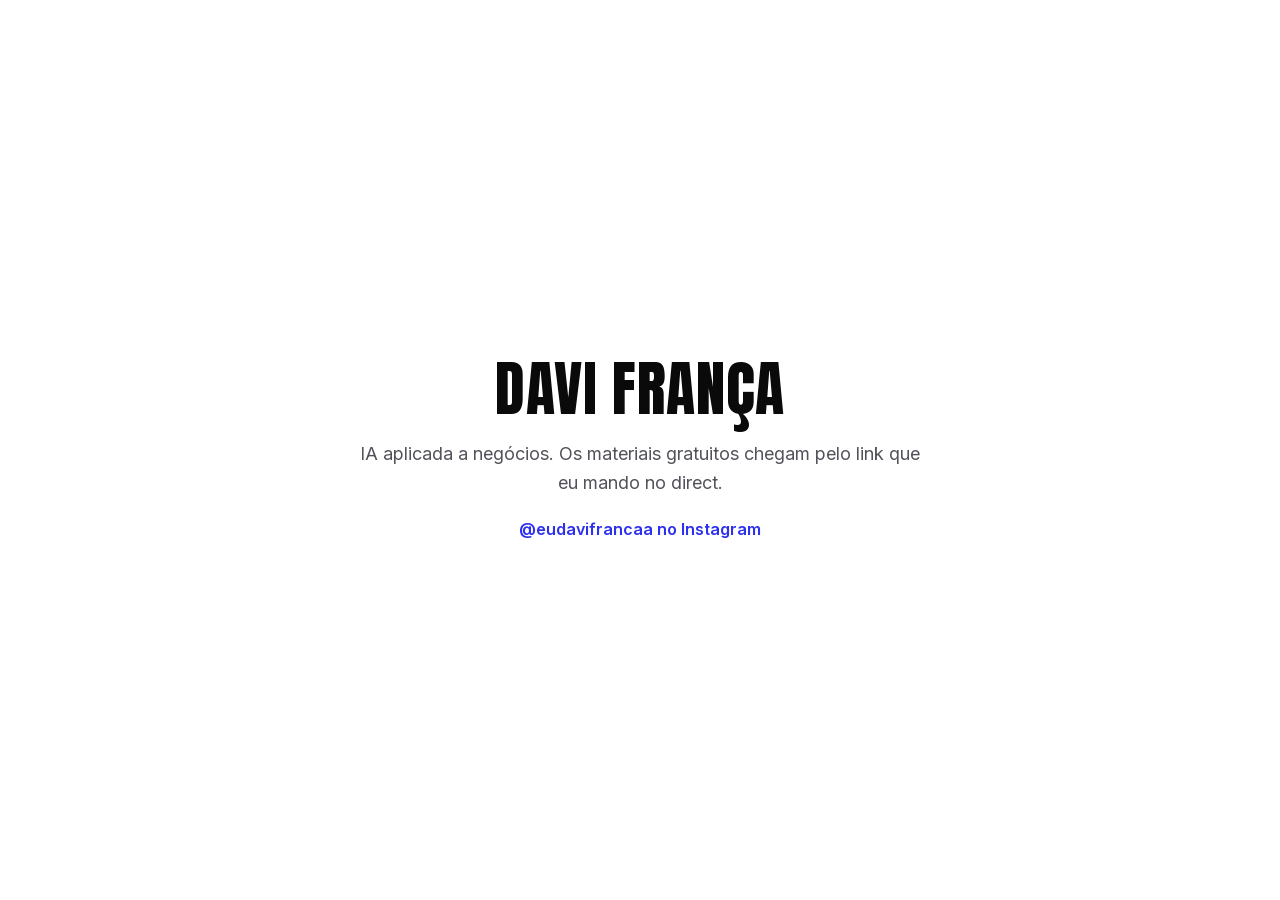
<file: index.html>
<!DOCTYPE html><!--fUuopI8nBspHOOXEPFAh6--><html lang="pt-BR" class="__variable_d8ebd1 __variable_c8e612"><head><meta charSet="utf-8"/><meta name="viewport" content="width=device-width, initial-scale=1"/><link rel="preload" href="/_next/static/media/62c97acc3aa63787-s.p.woff2" as="font" crossorigin="" type="font/woff2"/><link rel="preload" href="/_next/static/media/e4af272ccee01ff0-s.p.woff2" as="font" crossorigin="" type="font/woff2"/><link rel="stylesheet" href="/_next/static/css/10974c7e80a3a42d.css" data-precedence="next"/><link rel="preload" as="script" fetchPriority="low" href="/_next/static/chunks/webpack-658ef25492e790a0.js"/><script src="/_next/static/chunks/df3952f0-4590275eaa0b2586.js" async=""></script><script src="/_next/static/chunks/258-24e0f4c8809b9513.js" async=""></script><script src="/_next/static/chunks/main-app-fd5c785b99df2875.js" async=""></script><meta name="next-size-adjust" content=""/><title>Davi França | Materiais</title><meta name="description" content="Materiais gratuitos sobre IA aplicada a negócios."/><script src="/_next/static/chunks/polyfills-42372ed130431b0a.js" noModule=""></script></head><body class="bg-background text-foreground antialiased"><div hidden=""><!--$--><!--/$--></div><div class="min-h-screen bg-background flex items-center justify-center px-4"><div class="max-w-xl text-center space-y-5"><h1 class="font-display text-4xl md:text-6xl">Davi França</h1><p class="text-muted text-lg leading-relaxed">IA aplicada a negócios. Os materiais gratuitos chegam pelo link que eu mando no direct.</p><a href="https://www.instagram.com/eudavifrancaa/" target="_blank" rel="noopener noreferrer" class="inline-block text-accent font-semibold hover:underline">@eudavifrancaa no Instagram</a></div></div><!--$--><!--/$--><script src="/_next/static/chunks/webpack-658ef25492e790a0.js" id="_R_" async=""></script><script>(self.__next_f=self.__next_f||[]).push([0])</script><script>self.__next_f.push([1,"1:\"$Sreact.fragment\"\n2:I[7461,[],\"\"]\n3:I[1425,[],\"\"]\n4:I[1688,[],\"OutletBoundary\"]\n6:I[6081,[],\"AsyncMetadataOutlet\"]\n8:I[1688,[],\"ViewportBoundary\"]\na:I[1688,[],\"MetadataBoundary\"]\nb:\"$Sreact.suspense\"\nd:I[8583,[],\"\"]\n:HL[\"/_next/static/media/62c97acc3aa63787-s.p.woff2\",\"font\",{\"crossOrigin\":\"\",\"type\":\"font/woff2\"}]\n:HL[\"/_next/static/media/e4af272ccee01ff0-s.p.woff2\",\"font\",{\"crossOrigin\":\"\",\"type\":\"font/woff2\"}]\n:HL[\"/_next/static/css/10974c7e80a3a42d.css\",\"style\"]\n"])</script><script>self.__next_f.push([1,"0:{\"P\":null,\"b\":\"fUuopI8nBspHOOXEPFAh6\",\"p\":\"\",\"c\":[\"\",\"\"],\"i\":false,\"f\":[[[\"\",{\"children\":[\"__PAGE__\",{}]},\"$undefined\",\"$undefined\",true],[\"\",[\"$\",\"$1\",\"c\",{\"children\":[[[\"$\",\"link\",\"0\",{\"rel\":\"stylesheet\",\"href\":\"/_next/static/css/10974c7e80a3a42d.css\",\"precedence\":\"next\",\"crossOrigin\":\"$undefined\",\"nonce\":\"$undefined\"}]],[\"$\",\"html\",null,{\"lang\":\"pt-BR\",\"className\":\"__variable_d8ebd1 __variable_c8e612\",\"children\":[[\"$\",\"head\",null,{\"children\":null}],[\"$\",\"body\",null,{\"className\":\"bg-background text-foreground antialiased\",\"children\":[null,[\"$\",\"$L2\",null,{\"parallelRouterKey\":\"children\",\"error\":\"$undefined\",\"errorStyles\":\"$undefined\",\"errorScripts\":\"$undefined\",\"template\":[\"$\",\"$L3\",null,{}],\"templateStyles\":\"$undefined\",\"templateScripts\":\"$undefined\",\"notFound\":[[[\"$\",\"title\",null,{\"children\":\"404: This page could not be found.\"}],[\"$\",\"div\",null,{\"style\":{\"fontFamily\":\"system-ui,\\\"Segoe UI\\\",Roboto,Helvetica,Arial,sans-serif,\\\"Apple Color Emoji\\\",\\\"Segoe UI Emoji\\\"\",\"height\":\"100vh\",\"textAlign\":\"center\",\"display\":\"flex\",\"flexDirection\":\"column\",\"alignItems\":\"center\",\"justifyContent\":\"center\"},\"children\":[\"$\",\"div\",null,{\"children\":[[\"$\",\"style\",null,{\"dangerouslySetInnerHTML\":{\"__html\":\"body{color:#000;background:#fff;margin:0}.next-error-h1{border-right:1px solid rgba(0,0,0,.3)}@media (prefers-color-scheme:dark){body{color:#fff;background:#000}.next-error-h1{border-right:1px solid rgba(255,255,255,.3)}}\"}}],[\"$\",\"h1\",null,{\"className\":\"next-error-h1\",\"style\":{\"display\":\"inline-block\",\"margin\":\"0 20px 0 0\",\"padding\":\"0 23px 0 0\",\"fontSize\":24,\"fontWeight\":500,\"verticalAlign\":\"top\",\"lineHeight\":\"49px\"},\"children\":404}],[\"$\",\"div\",null,{\"style\":{\"display\":\"inline-block\"},\"children\":[\"$\",\"h2\",null,{\"style\":{\"fontSize\":14,\"fontWeight\":400,\"lineHeight\":\"49px\",\"margin\":0},\"children\":\"This page could not be found.\"}]}]]}]}]],[]],\"forbidden\":\"$undefined\",\"unauthorized\":\"$undefined\"}]]}]]}]]}],{\"children\":[\"__PAGE__\",[\"$\",\"$1\",\"c\",{\"children\":[[\"$\",\"div\",null,{\"className\":\"min-h-screen bg-background flex items-center justify-center px-4\",\"children\":[\"$\",\"div\",null,{\"className\":\"max-w-xl text-center space-y-5\",\"children\":[[\"$\",\"h1\",null,{\"className\":\"font-display text-4xl md:text-6xl\",\"children\":\"Davi França\"}],[\"$\",\"p\",null,{\"className\":\"text-muted text-lg leading-relaxed\",\"children\":\"IA aplicada a negócios. Os materiais gratuitos chegam pelo link que eu mando no direct.\"}],[\"$\",\"a\",null,{\"href\":\"https://www.instagram.com/eudavifrancaa/\",\"target\":\"_blank\",\"rel\":\"noopener noreferrer\",\"className\":\"inline-block text-accent font-semibold hover:underline\",\"children\":\"@eudavifrancaa no Instagram\"}]]}]}],null,[\"$\",\"$L4\",null,{\"children\":[\"$L5\",[\"$\",\"$L6\",null,{\"promise\":\"$@7\"}]]}]]}],{},null,false]},null,false],[\"$\",\"$1\",\"h\",{\"children\":[null,[[\"$\",\"$L8\",null,{\"children\":\"$L9\"}],[\"$\",\"meta\",null,{\"name\":\"next-size-adjust\",\"content\":\"\"}]],[\"$\",\"$La\",null,{\"children\":[\"$\",\"div\",null,{\"hidden\":true,\"children\":[\"$\",\"$b\",null,{\"fallback\":null,\"children\":\"$Lc\"}]}]}]]}],false]],\"m\":\"$undefined\",\"G\":[\"$d\",[]],\"s\":false,\"S\":true}\n"])</script><script>self.__next_f.push([1,"9:[[\"$\",\"meta\",\"0\",{\"charSet\":\"utf-8\"}],[\"$\",\"meta\",\"1\",{\"name\":\"viewport\",\"content\":\"width=device-width, initial-scale=1\"}]]\n5:null\n"])</script><script>self.__next_f.push([1,"7:{\"metadata\":[[\"$\",\"title\",\"0\",{\"children\":\"Davi França | Materiais\"}],[\"$\",\"meta\",\"1\",{\"name\":\"description\",\"content\":\"Materiais gratuitos sobre IA aplicada a negócios.\"}]],\"error\":null,\"digest\":\"$undefined\"}\n"])</script><script>self.__next_f.push([1,"c:\"$7:metadata\"\n"])</script></body></html>
</file>
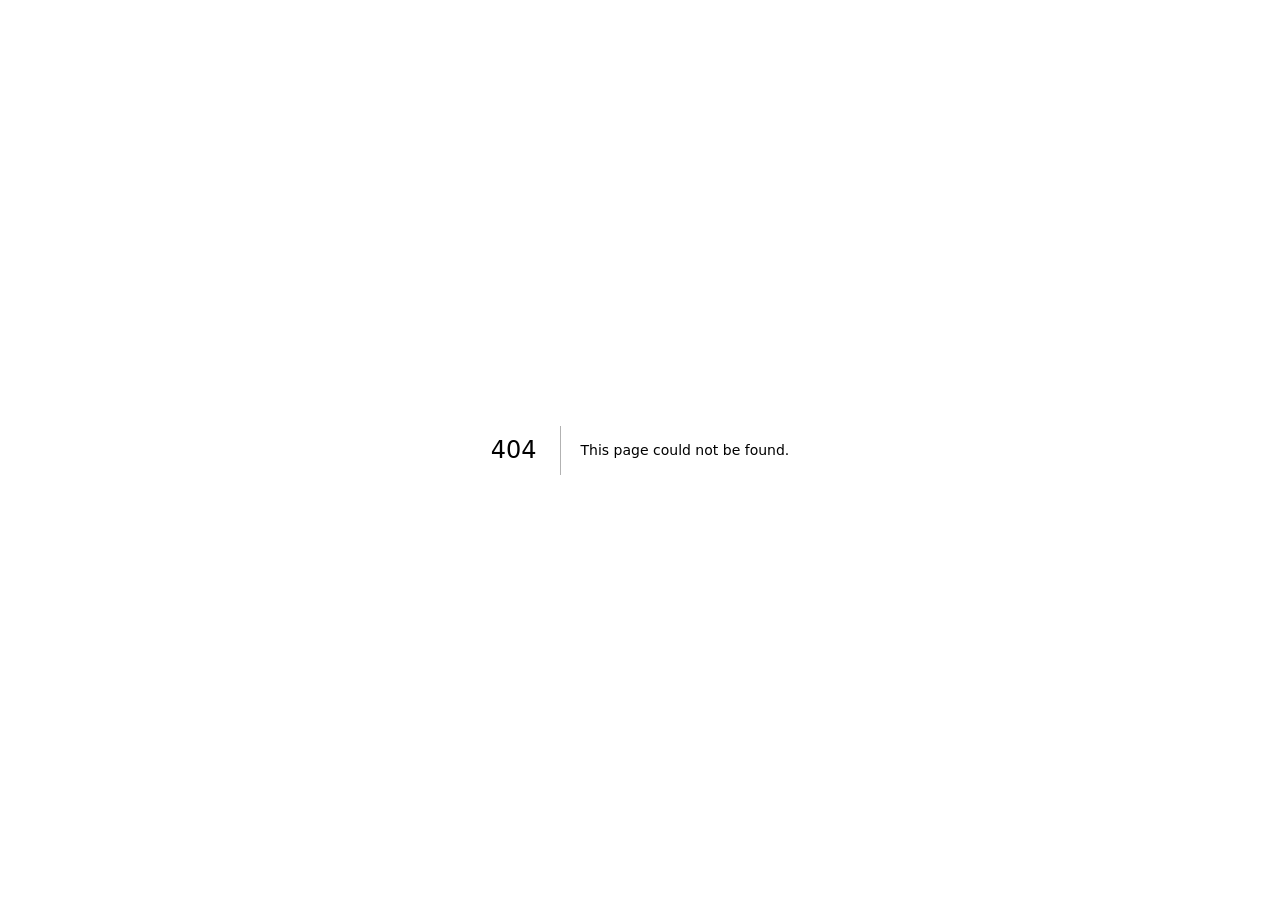
<file: 404/index.html>
<!DOCTYPE html><!--fUuopI8nBspHOOXEPFAh6--><html lang="pt-BR" class="__variable_d8ebd1 __variable_c8e612"><head><meta charSet="utf-8"/><meta name="viewport" content="width=device-width, initial-scale=1"/><link rel="preload" href="/_next/static/media/62c97acc3aa63787-s.p.woff2" as="font" crossorigin="" type="font/woff2"/><link rel="preload" href="/_next/static/media/e4af272ccee01ff0-s.p.woff2" as="font" crossorigin="" type="font/woff2"/><link rel="stylesheet" href="/_next/static/css/10974c7e80a3a42d.css" data-precedence="next"/><link rel="preload" as="script" fetchPriority="low" href="/_next/static/chunks/webpack-658ef25492e790a0.js"/><script src="/_next/static/chunks/df3952f0-4590275eaa0b2586.js" async=""></script><script src="/_next/static/chunks/258-24e0f4c8809b9513.js" async=""></script><script src="/_next/static/chunks/main-app-fd5c785b99df2875.js" async=""></script><meta name="robots" content="noindex"/><meta name="next-size-adjust" content=""/><title>404: This page could not be found.</title><title>Davi França | Materiais</title><meta name="description" content="Materiais gratuitos sobre IA aplicada a negócios."/><script src="/_next/static/chunks/polyfills-42372ed130431b0a.js" noModule=""></script></head><body class="bg-background text-foreground antialiased"><div hidden=""><!--$--><!--/$--></div><div style="font-family:system-ui,&quot;Segoe UI&quot;,Roboto,Helvetica,Arial,sans-serif,&quot;Apple Color Emoji&quot;,&quot;Segoe UI Emoji&quot;;height:100vh;text-align:center;display:flex;flex-direction:column;align-items:center;justify-content:center"><div><style>body{color:#000;background:#fff;margin:0}.next-error-h1{border-right:1px solid rgba(0,0,0,.3)}@media (prefers-color-scheme:dark){body{color:#fff;background:#000}.next-error-h1{border-right:1px solid rgba(255,255,255,.3)}}</style><h1 class="next-error-h1" style="display:inline-block;margin:0 20px 0 0;padding:0 23px 0 0;font-size:24px;font-weight:500;vertical-align:top;line-height:49px">404</h1><div style="display:inline-block"><h2 style="font-size:14px;font-weight:400;line-height:49px;margin:0">This page could not be found.</h2></div></div></div><!--$--><!--/$--><script src="/_next/static/chunks/webpack-658ef25492e790a0.js" id="_R_" async=""></script><script>(self.__next_f=self.__next_f||[]).push([0])</script><script>self.__next_f.push([1,"1:\"$Sreact.fragment\"\n2:I[7461,[],\"\"]\n3:I[1425,[],\"\"]\n4:I[1688,[],\"OutletBoundary\"]\n6:I[6081,[],\"AsyncMetadataOutlet\"]\n8:I[1688,[],\"ViewportBoundary\"]\na:I[1688,[],\"MetadataBoundary\"]\nb:\"$Sreact.suspense\"\nd:I[8583,[],\"\"]\n:HL[\"/_next/static/media/62c97acc3aa63787-s.p.woff2\",\"font\",{\"crossOrigin\":\"\",\"type\":\"font/woff2\"}]\n:HL[\"/_next/static/media/e4af272ccee01ff0-s.p.woff2\",\"font\",{\"crossOrigin\":\"\",\"type\":\"font/woff2\"}]\n:HL[\"/_next/static/css/10974c7e80a3a42d.css\",\"style\"]\n"])</script><script>self.__next_f.push([1,"0:{\"P\":null,\"b\":\"fUuopI8nBspHOOXEPFAh6\",\"p\":\"\",\"c\":[\"\",\"_not-found\",\"\"],\"i\":false,\"f\":[[[\"\",{\"children\":[\"/_not-found\",{\"children\":[\"__PAGE__\",{}]}]},\"$undefined\",\"$undefined\",true],[\"\",[\"$\",\"$1\",\"c\",{\"children\":[[[\"$\",\"link\",\"0\",{\"rel\":\"stylesheet\",\"href\":\"/_next/static/css/10974c7e80a3a42d.css\",\"precedence\":\"next\",\"crossOrigin\":\"$undefined\",\"nonce\":\"$undefined\"}]],[\"$\",\"html\",null,{\"lang\":\"pt-BR\",\"className\":\"__variable_d8ebd1 __variable_c8e612\",\"children\":[[\"$\",\"head\",null,{\"children\":null}],[\"$\",\"body\",null,{\"className\":\"bg-background text-foreground antialiased\",\"children\":[null,[\"$\",\"$L2\",null,{\"parallelRouterKey\":\"children\",\"error\":\"$undefined\",\"errorStyles\":\"$undefined\",\"errorScripts\":\"$undefined\",\"template\":[\"$\",\"$L3\",null,{}],\"templateStyles\":\"$undefined\",\"templateScripts\":\"$undefined\",\"notFound\":\"$undefined\",\"forbidden\":\"$undefined\",\"unauthorized\":\"$undefined\"}]]}]]}]]}],{\"children\":[\"/_not-found\",[\"$\",\"$1\",\"c\",{\"children\":[null,[\"$\",\"$L2\",null,{\"parallelRouterKey\":\"children\",\"error\":\"$undefined\",\"errorStyles\":\"$undefined\",\"errorScripts\":\"$undefined\",\"template\":[\"$\",\"$L3\",null,{}],\"templateStyles\":\"$undefined\",\"templateScripts\":\"$undefined\",\"notFound\":\"$undefined\",\"forbidden\":\"$undefined\",\"unauthorized\":\"$undefined\"}]]}],{\"children\":[\"__PAGE__\",[\"$\",\"$1\",\"c\",{\"children\":[[[\"$\",\"title\",null,{\"children\":\"404: This page could not be found.\"}],[\"$\",\"div\",null,{\"style\":{\"fontFamily\":\"system-ui,\\\"Segoe UI\\\",Roboto,Helvetica,Arial,sans-serif,\\\"Apple Color Emoji\\\",\\\"Segoe UI Emoji\\\"\",\"height\":\"100vh\",\"textAlign\":\"center\",\"display\":\"flex\",\"flexDirection\":\"column\",\"alignItems\":\"center\",\"justifyContent\":\"center\"},\"children\":[\"$\",\"div\",null,{\"children\":[[\"$\",\"style\",null,{\"dangerouslySetInnerHTML\":{\"__html\":\"body{color:#000;background:#fff;margin:0}.next-error-h1{border-right:1px solid rgba(0,0,0,.3)}@media (prefers-color-scheme:dark){body{color:#fff;background:#000}.next-error-h1{border-right:1px solid rgba(255,255,255,.3)}}\"}}],[\"$\",\"h1\",null,{\"className\":\"next-error-h1\",\"style\":{\"display\":\"inline-block\",\"margin\":\"0 20px 0 0\",\"padding\":\"0 23px 0 0\",\"fontSize\":24,\"fontWeight\":500,\"verticalAlign\":\"top\",\"lineHeight\":\"49px\"},\"children\":404}],[\"$\",\"div\",null,{\"style\":{\"display\":\"inline-block\"},\"children\":[\"$\",\"h2\",null,{\"style\":{\"fontSize\":14,\"fontWeight\":400,\"lineHeight\":\"49px\",\"margin\":0},\"children\":\"This page could not be found.\"}]}]]}]}]],null,[\"$\",\"$L4\",null,{\"children\":[\"$L5\",[\"$\",\"$L6\",null,{\"promise\":\"$@7\"}]]}]]}],{},null,false]},null,false]},null,false],[\"$\",\"$1\",\"h\",{\"children\":[[\"$\",\"meta\",null,{\"name\":\"robots\",\"content\":\"noindex\"}],[[\"$\",\"$L8\",null,{\"children\":\"$L9\"}],[\"$\",\"meta\",null,{\"name\":\"next-size-adjust\",\"content\":\"\"}]],[\"$\",\"$La\",null,{\"children\":[\"$\",\"div\",null,{\"hidden\":true,\"children\":[\"$\",\"$b\",null,{\"fallback\":null,\"children\":\"$Lc\"}]}]}]]}],false]],\"m\":\"$undefined\",\"G\":[\"$d\",[]],\"s\":false,\"S\":true}\n"])</script><script>self.__next_f.push([1,"9:[[\"$\",\"meta\",\"0\",{\"charSet\":\"utf-8\"}],[\"$\",\"meta\",\"1\",{\"name\":\"viewport\",\"content\":\"width=device-width, initial-scale=1\"}]]\n5:null\n"])</script><script>self.__next_f.push([1,"7:{\"metadata\":[[\"$\",\"title\",\"0\",{\"children\":\"Davi França | Materiais\"}],[\"$\",\"meta\",\"1\",{\"name\":\"description\",\"content\":\"Materiais gratuitos sobre IA aplicada a negócios.\"}]],\"error\":null,\"digest\":\"$undefined\"}\n"])</script><script>self.__next_f.push([1,"c:\"$7:metadata\"\n"])</script></body></html>
</file>
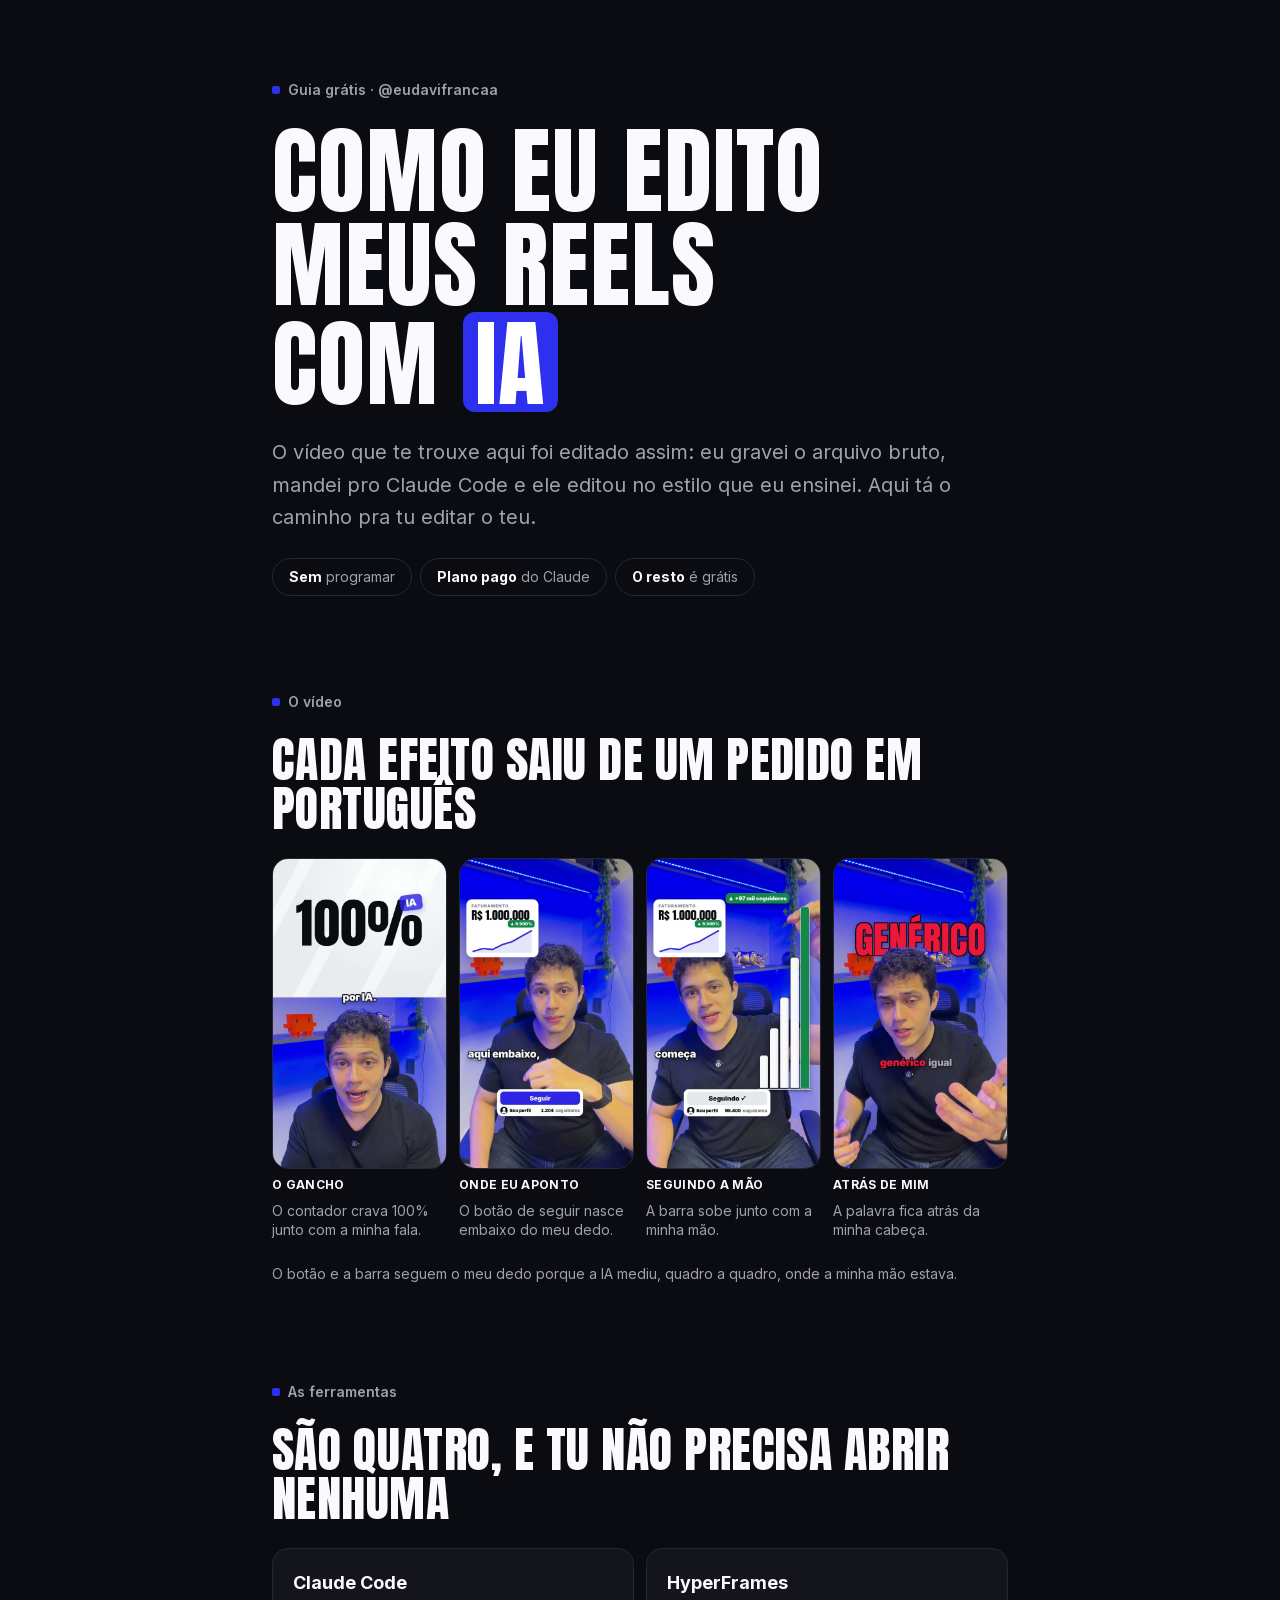
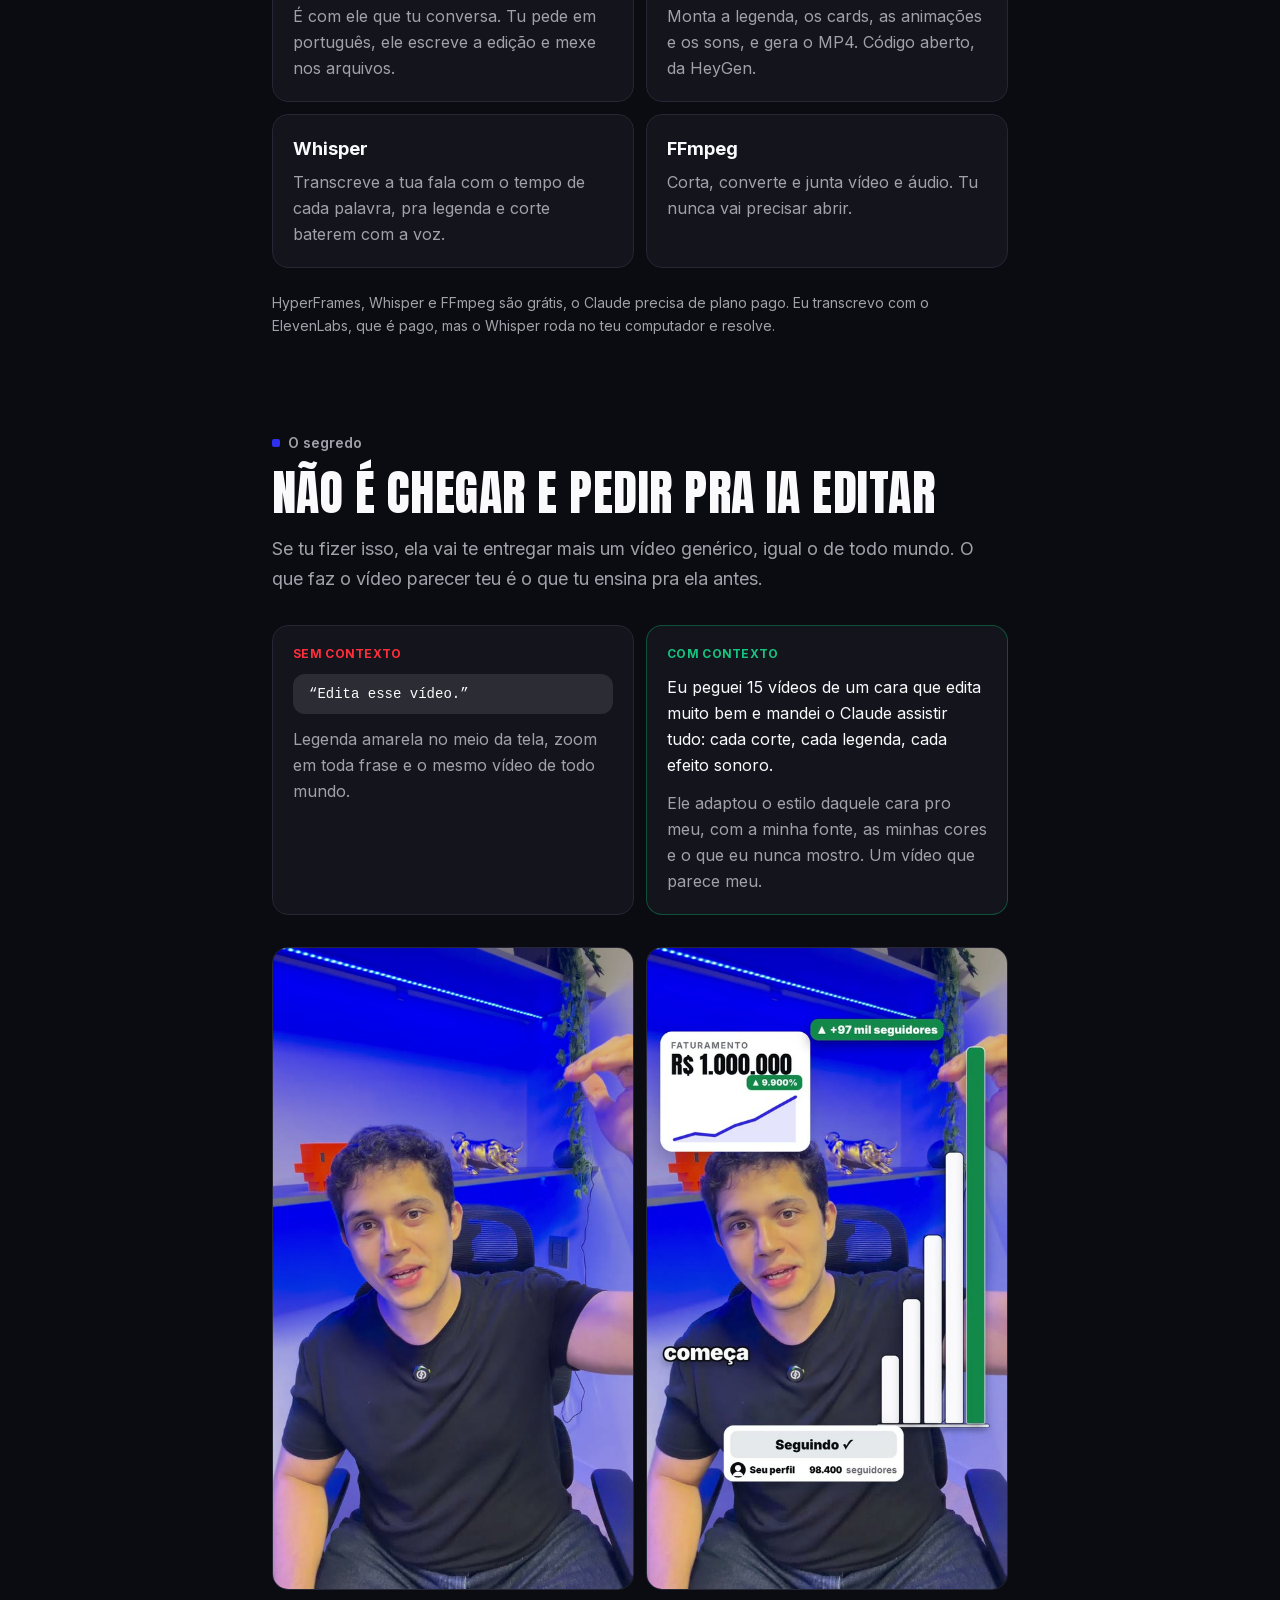
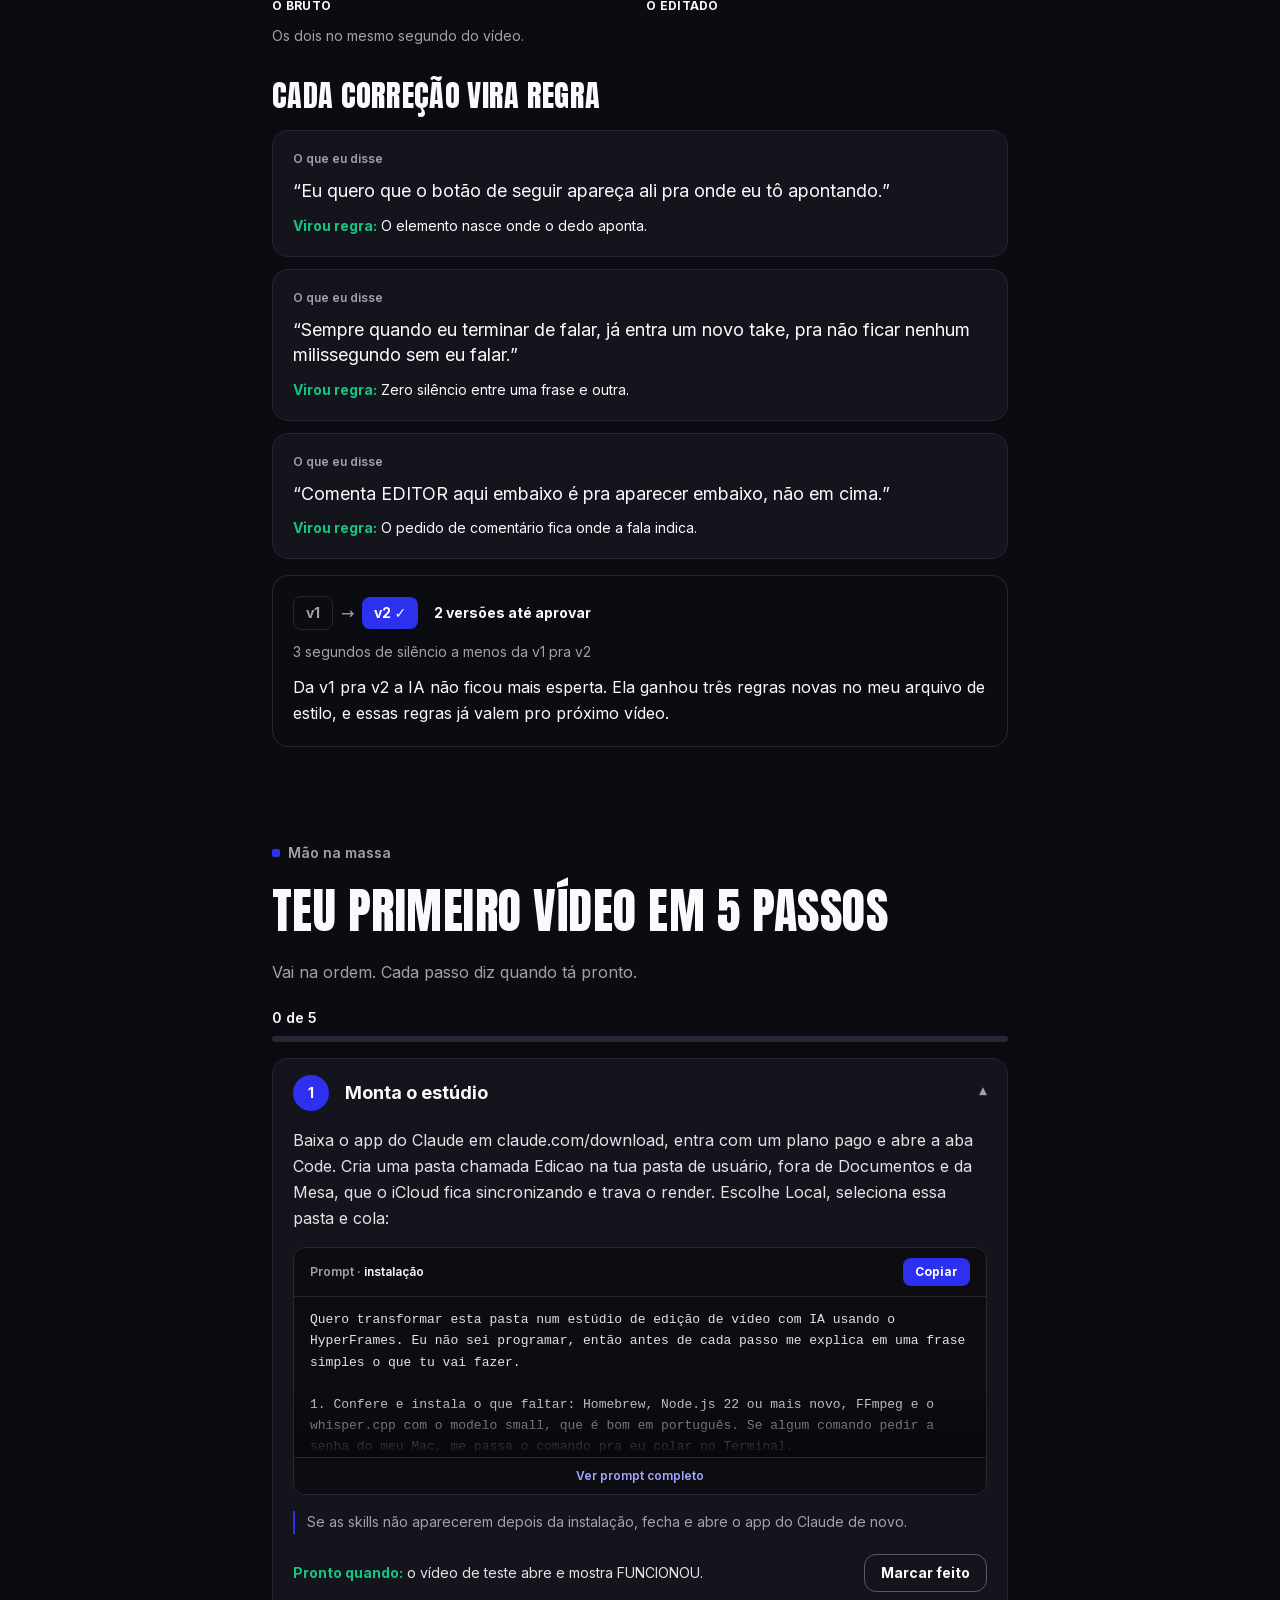
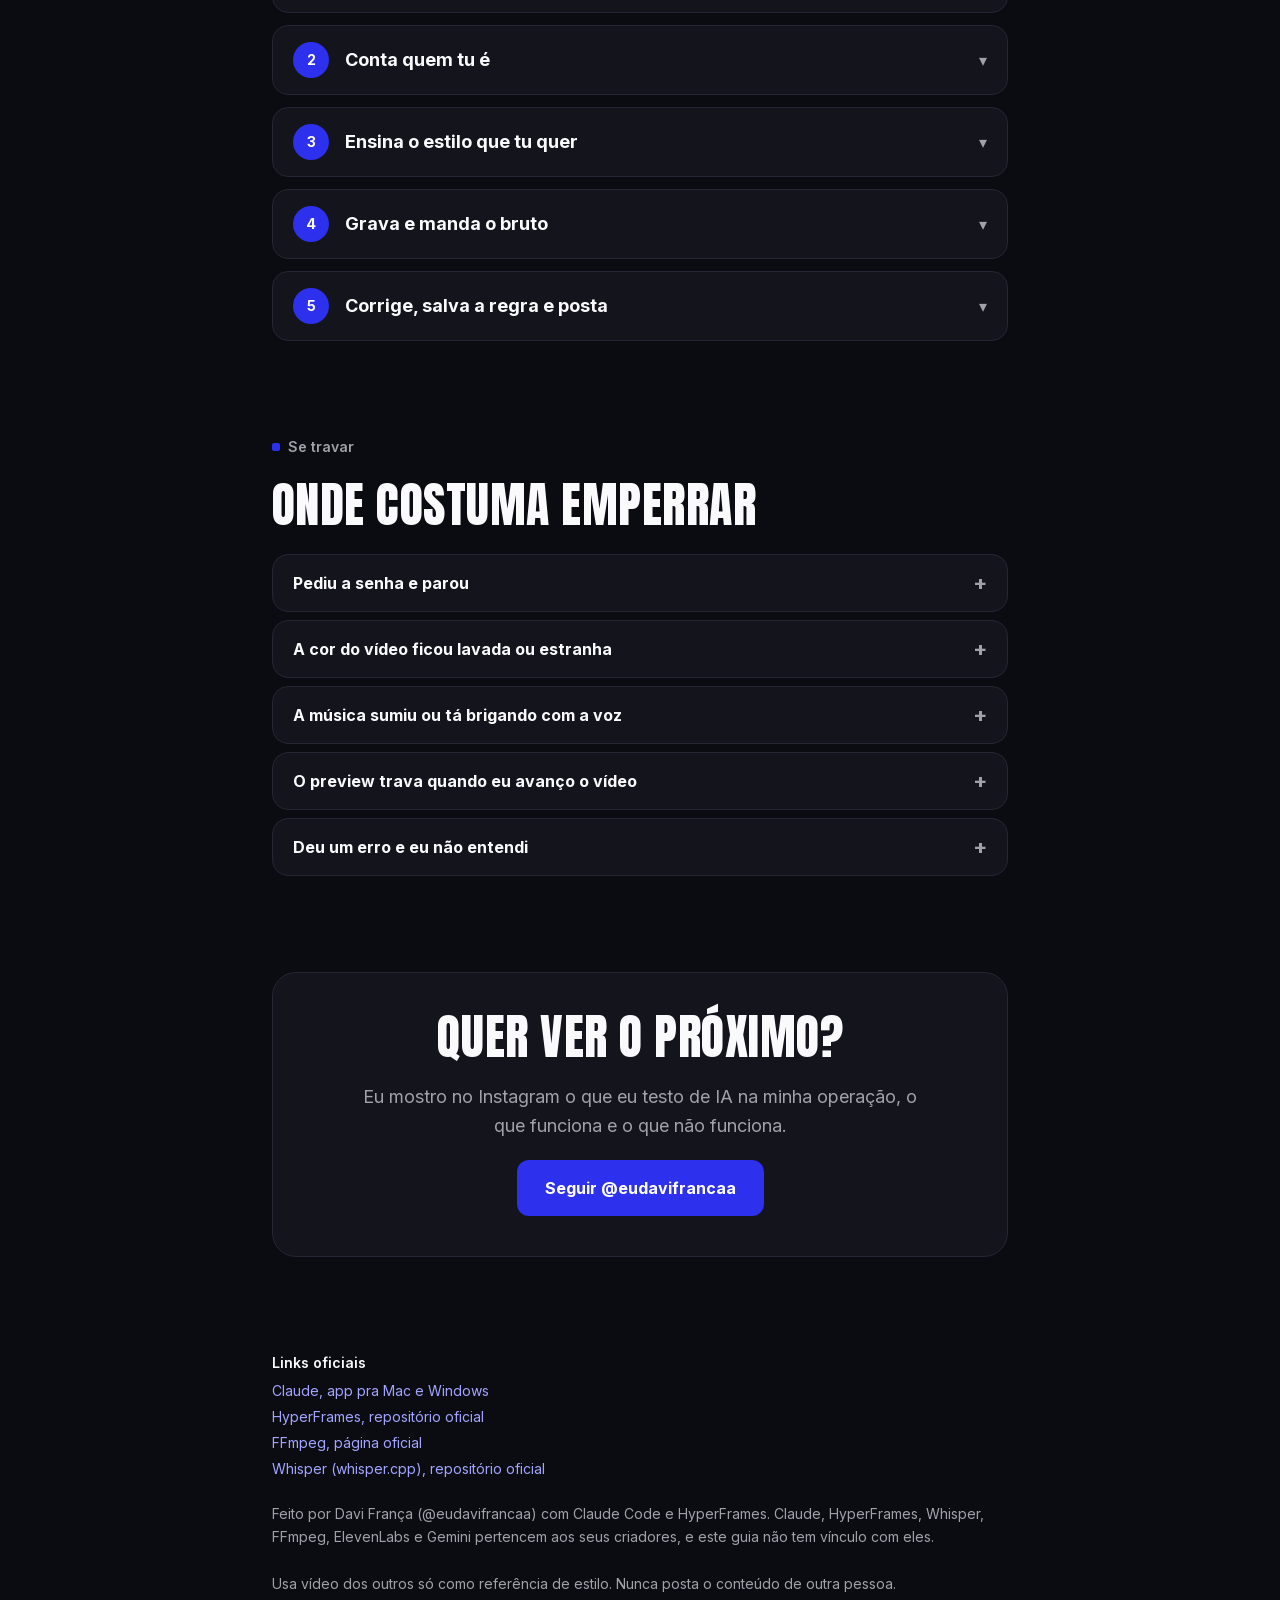
<file: editor/index.html>
<!DOCTYPE html><!--fUuopI8nBspHOOXEPFAh6--><html lang="pt-BR" class="__variable_d8ebd1 __variable_c8e612"><head><meta charSet="utf-8"/><meta name="viewport" content="width=device-width, initial-scale=1"/><link rel="preload" href="/_next/static/media/62c97acc3aa63787-s.p.woff2" as="font" crossorigin="" type="font/woff2"/><link rel="preload" href="/_next/static/media/e4af272ccee01ff0-s.p.woff2" as="font" crossorigin="" type="font/woff2"/><link rel="stylesheet" href="/_next/static/css/10974c7e80a3a42d.css" data-precedence="next"/><link rel="preload" as="script" fetchPriority="low" href="/_next/static/chunks/webpack-658ef25492e790a0.js"/><script src="/_next/static/chunks/df3952f0-4590275eaa0b2586.js" async=""></script><script src="/_next/static/chunks/258-24e0f4c8809b9513.js" async=""></script><script src="/_next/static/chunks/main-app-fd5c785b99df2875.js" async=""></script><script src="/_next/static/chunks/app/editor/page-c921f444e96aca45.js" async=""></script><meta name="next-size-adjust" content=""/><title>Como eu edito meus Reels com IA | Davi França</title><meta name="description" content="O passo a passo que eu uso pra editar meus Reels com Claude Code e HyperFrames: do arquivo bruto ao vídeo pronto, no meu estilo."/><meta name="robots" content="noindex"/><meta property="og:title" content="Como eu edito meus Reels com IA"/><meta property="og:description" content="O passo a passo que eu uso pra editar meus Reels com Claude Code e HyperFrames: do arquivo bruto ao vídeo pronto, no meu estilo."/><meta property="og:locale" content="pt_BR"/><meta property="og:image" content="https://davifsantoss91.github.io/editor/og.jpg"/><meta property="og:image:width" content="1200"/><meta property="og:image:height" content="630"/><meta property="og:image:alt" content="Como eu edito meus Reels com IA"/><meta property="og:type" content="website"/><meta name="twitter:card" content="summary_large_image"/><meta name="twitter:title" content="Como eu edito meus Reels com IA"/><meta name="twitter:description" content="O passo a passo que eu uso pra editar meus Reels com Claude Code e HyperFrames: do arquivo bruto ao vídeo pronto, no meu estilo."/><meta name="twitter:image" content="https://davifsantoss91.github.io/editor/og.jpg"/><script src="/_next/static/chunks/polyfills-42372ed130431b0a.js" noModule=""></script></head><body class="bg-background text-foreground antialiased"><div hidden=""><!--$--><!--/$--></div><div class="tema-escuro min-h-screen"><main class="max-w-3xl mx-auto px-4 py-12 md:py-20 space-y-20 md:space-y-24"><header class="space-y-6"><p class="flex items-center gap-2 text-sm font-semibold text-muted"><span class="w-2 h-2 rounded-[2px] bg-accent" aria-hidden="true"></span>Guia grátis · @eudavifrancaa</p><h1 class="font-display text-6xl md:text-8xl leading-[0.98]">Como eu edito meus Reels<!-- --> <span class="whitespace-nowrap">com <span class="inline-block bg-accent text-white rounded-xl px-3 pt-1 leading-[1]">IA</span></span></h1><p class="text-lg md:text-xl text-muted leading-relaxed">O vídeo que te trouxe aqui foi editado assim: eu gravei o arquivo bruto, mandei pro Claude Code e ele editou no estilo que eu ensinei. Aqui tá o caminho pra tu editar o teu.</p><ul class="flex flex-wrap gap-2"><li class="rounded-full border border-card-border px-4 py-2 text-sm"><span class="font-bold">Sem</span> <span class="text-muted">programar</span></li><li class="rounded-full border border-card-border px-4 py-2 text-sm"><span class="font-bold">Plano pago</span> <span class="text-muted">do Claude</span></li><li class="rounded-full border border-card-border px-4 py-2 text-sm"><span class="font-bold">O resto</span> <span class="text-muted">é grátis</span></li></ul></header><section class="space-y-6"><p class="flex items-center gap-2 text-sm font-semibold text-muted"><span class="w-2 h-2 rounded-[2px] bg-accent" aria-hidden="true"></span>O vídeo</p><h2 class="font-display text-4xl md:text-5xl leading-[1.02]">Cada efeito saiu de um pedido em português</h2><ul class="grid grid-cols-2 md:grid-cols-4 gap-3"><li class="space-y-2"><div class="aspect-[9/16] rounded-2xl overflow-hidden bg-card border border-card-border"><video class="w-full h-full object-cover" src="/editor/clip-gancho.mp4" poster="/editor/clip-gancho.jpg" aria-label="O gancho" autoPlay="" muted="" loop="" playsInline="" preload="metadata"></video></div><p class="text-xs font-bold uppercase tracking-wide">O gancho</p><p class="text-sm text-muted leading-snug">O contador crava 100% junto com a minha fala.</p></li><li class="space-y-2"><div class="aspect-[9/16] rounded-2xl overflow-hidden bg-card border border-card-border"><video class="w-full h-full object-cover" src="/editor/clip-aponta.mp4" poster="/editor/clip-aponta.jpg" aria-label="Onde eu aponto" autoPlay="" muted="" loop="" playsInline="" preload="metadata"></video></div><p class="text-xs font-bold uppercase tracking-wide">Onde eu aponto</p><p class="text-sm text-muted leading-snug">O botão de seguir nasce embaixo do meu dedo.</p></li><li class="space-y-2"><div class="aspect-[9/16] rounded-2xl overflow-hidden bg-card border border-card-border"><video class="w-full h-full object-cover" src="/editor/clip-mao.mp4" poster="/editor/clip-mao.jpg" aria-label="Seguindo a mão" autoPlay="" muted="" loop="" playsInline="" preload="metadata"></video></div><p class="text-xs font-bold uppercase tracking-wide">Seguindo a mão</p><p class="text-sm text-muted leading-snug">A barra sobe junto com a minha mão.</p></li><li class="space-y-2"><div class="aspect-[9/16] rounded-2xl overflow-hidden bg-card border border-card-border"><video class="w-full h-full object-cover" src="/editor/clip-atras.mp4" poster="/editor/clip-atras.jpg" aria-label="Atrás de mim" autoPlay="" muted="" loop="" playsInline="" preload="metadata"></video></div><p class="text-xs font-bold uppercase tracking-wide">Atrás de mim</p><p class="text-sm text-muted leading-snug">A palavra fica atrás da minha cabeça.</p></li></ul><p class="text-sm text-muted leading-relaxed">O botão e a barra seguem o meu dedo porque a IA mediu, quadro a quadro, onde a minha mão estava.</p></section><section class="space-y-6"><p class="flex items-center gap-2 text-sm font-semibold text-muted"><span class="w-2 h-2 rounded-[2px] bg-accent" aria-hidden="true"></span>As ferramentas</p><h2 class="font-display text-4xl md:text-5xl leading-[1.02]">São quatro, e tu não precisa abrir nenhuma</h2><ul class="grid sm:grid-cols-2 gap-3"><li class="rounded-2xl border border-card-border bg-card p-5 space-y-1.5"><p class="font-bold text-lg">Claude Code</p><p class="text-muted leading-relaxed">É com ele que tu conversa. Tu pede em português, ele escreve a edição e mexe nos arquivos.</p></li><li class="rounded-2xl border border-card-border bg-card p-5 space-y-1.5"><p class="font-bold text-lg">HyperFrames</p><p class="text-muted leading-relaxed">Monta a legenda, os cards, as animações e os sons, e gera o MP4. Código aberto, da HeyGen.</p></li><li class="rounded-2xl border border-card-border bg-card p-5 space-y-1.5"><p class="font-bold text-lg">Whisper</p><p class="text-muted leading-relaxed">Transcreve a tua fala com o tempo de cada palavra, pra legenda e corte baterem com a voz.</p></li><li class="rounded-2xl border border-card-border bg-card p-5 space-y-1.5"><p class="font-bold text-lg">FFmpeg</p><p class="text-muted leading-relaxed">Corta, converte e junta vídeo e áudio. Tu nunca vai precisar abrir.</p></li></ul><p class="text-sm text-muted leading-relaxed">HyperFrames, Whisper e FFmpeg são grátis, o Claude precisa de plano pago. Eu transcrevo com o ElevenLabs, que é pago, mas o Whisper roda no teu computador e resolve.</p></section><section class="space-y-8"><div class="space-y-4"><p class="flex items-center gap-2 text-sm font-semibold text-muted"><span class="w-2 h-2 rounded-[2px] bg-accent" aria-hidden="true"></span>O segredo</p><h2 class="font-display text-4xl md:text-5xl leading-[1.02]">Não é chegar e pedir pra IA editar</h2><p class="text-lg text-muted leading-relaxed">Se tu fizer isso, ela vai te entregar mais um vídeo genérico, igual o de todo mundo. O que faz o vídeo parecer teu é o que tu ensina pra ela antes.</p></div><div class="grid md:grid-cols-2 gap-3"><div class="rounded-2xl border border-card-border bg-card p-5 space-y-3"><p class="text-xs font-bold uppercase tracking-wide text-vermelho">Sem contexto</p><p class="rounded-xl bg-white/10 px-4 py-2.5 font-mono text-sm">“<!-- -->Edita esse vídeo.<!-- -->”</p><p class="text-muted leading-relaxed">Legenda amarela no meio da tela, zoom em toda frase e o mesmo vídeo de todo mundo.</p></div><div class="rounded-2xl border border-verde/60 bg-card p-5 space-y-3"><p class="text-xs font-bold uppercase tracking-wide text-verde-claro">Com contexto</p><p class="leading-relaxed">Eu peguei 15 vídeos de um cara que edita muito bem e mandei o Claude assistir tudo: cada corte, cada legenda, cada efeito sonoro.</p><p class="text-muted leading-relaxed">Ele adaptou o estilo daquele cara pro meu, com a minha fonte, as minhas cores e o que eu nunca mostro. Um vídeo que parece meu.</p></div></div><div class="grid grid-cols-2 gap-3"><figure class="space-y-2"><img src="/editor/bruto.jpg" alt="O bruto, no segundo 11 do vídeo" class="w-full aspect-[9/16] object-cover rounded-2xl border border-card-border" loading="lazy"/><figcaption class="text-xs font-bold uppercase tracking-wide">O bruto</figcaption></figure><figure class="space-y-2"><img src="/editor/editado.jpg" alt="O editado, no segundo 11 do vídeo" class="w-full aspect-[9/16] object-cover rounded-2xl border border-card-border" loading="lazy"/><figcaption class="text-xs font-bold uppercase tracking-wide">O editado</figcaption></figure><p class="col-span-2 text-sm text-muted">Os dois no mesmo segundo do vídeo.</p></div><div class="space-y-4"><h3 class="font-display text-3xl">Cada correção vira regra</h3><ul class="space-y-3"><li class="rounded-2xl border border-card-border bg-card p-5 space-y-3"><p class="text-xs font-semibold text-muted">O que eu disse</p><p class="text-lg leading-snug">“<!-- -->Eu quero que o botão de seguir apareça ali pra onde eu tô apontando.<!-- -->”</p><p class="text-sm"><span class="font-bold text-verde-claro">Virou regra:</span> <!-- -->O elemento nasce onde o dedo aponta.</p></li><li class="rounded-2xl border border-card-border bg-card p-5 space-y-3"><p class="text-xs font-semibold text-muted">O que eu disse</p><p class="text-lg leading-snug">“<!-- -->Sempre quando eu terminar de falar, já entra um novo take, pra não ficar nenhum milissegundo sem eu falar.<!-- -->”</p><p class="text-sm"><span class="font-bold text-verde-claro">Virou regra:</span> <!-- -->Zero silêncio entre uma frase e outra.</p></li><li class="rounded-2xl border border-card-border bg-card p-5 space-y-3"><p class="text-xs font-semibold text-muted">O que eu disse</p><p class="text-lg leading-snug">“<!-- -->Comenta EDITOR aqui embaixo é pra aparecer embaixo, não em cima.<!-- -->”</p><p class="text-sm"><span class="font-bold text-verde-claro">Virou regra:</span> <!-- -->O pedido de comentário fica onde a fala indica.</p></li></ul><div class="rounded-2xl border border-card-border p-5 space-y-3"><div class="flex items-center gap-2"><span class="rounded-lg border border-card-border px-3 py-1.5 text-sm font-bold text-muted">v1</span><span class="text-muted" aria-hidden="true">→</span><span class="rounded-lg bg-accent text-white px-3 py-1.5 text-sm font-bold">v2 ✓</span><span class="text-sm font-bold ml-2">2 versões até aprovar</span></div><p class="text-sm text-muted">3 segundos de silêncio a menos da v1 pra v2</p><p class="leading-relaxed">Da v1 pra v2 a IA não ficou mais esperta. Ela ganhou três regras novas no meu arquivo de estilo, e essas regras já valem pro próximo vídeo.</p></div></div></section><section class="space-y-6"><p class="flex items-center gap-2 text-sm font-semibold text-muted"><span class="w-2 h-2 rounded-[2px] bg-accent" aria-hidden="true"></span>Mão na massa</p><h2 class="font-display text-4xl md:text-5xl leading-[1.02]">Teu primeiro vídeo em 5 passos</h2><p class="text-muted">Vai na ordem. Cada passo diz quando tá pronto.</p><div class="space-y-4"><div class="space-y-2"><p class="text-sm font-semibold">0<!-- --> de <!-- -->5</p><div class="h-1.5 rounded-full bg-card-border overflow-hidden"><div class="h-full bg-accent transition-all duration-500" style="width:0%"></div></div></div><ol class="space-y-3"><li id="passo-0" class="scroll-mt-4 rounded-2xl border border-card-border bg-card overflow-hidden"><button type="button" aria-expanded="true" class="w-full flex items-center gap-4 px-5 py-4 text-left"><span class="flex items-center justify-center w-9 h-9 rounded-full text-sm font-bold shrink-0 bg-accent text-white">1</span><span class="flex-1 font-bold text-base md:text-lg ">Monta o estúdio</span><span class="text-muted transition-transform rotate-180" aria-hidden="true">▾</span></button><div class="px-5 pb-5 space-y-4"><p class="leading-relaxed text-foreground/90">Baixa o app do Claude em claude.com/download, entra com um plano pago e abre a aba Code. Cria uma pasta chamada Edicao na tua pasta de usuário, fora de Documentos e da Mesa, que o iCloud fica sincronizando e trava o render. Escolhe Local, seleciona essa pasta e cola:</p><div class="rounded-xl border border-card-border bg-black/40 overflow-hidden"><div class="flex items-center justify-between px-4 py-2.5 border-b border-card-border"><p class="text-xs font-semibold text-muted">Prompt · <span class="text-foreground">instalação</span></p><button type="button" class="text-xs font-bold rounded-lg px-3 py-1.5 bg-accent text-white hover:bg-accent-hover transition-colors">Copiar</button></div><div class="relative max-h-40 overflow-hidden"><pre class="whitespace-pre-wrap break-words px-4 py-3 text-[13px] leading-relaxed font-mono text-foreground/90">Quero transformar esta pasta num estúdio de edição de vídeo com IA usando o HyperFrames. Eu não sei programar, então antes de cada passo me explica em uma frase simples o que tu vai fazer.

1. Confere e instala o que faltar: Homebrew, Node.js 22 ou mais novo, FFmpeg e o whisper.cpp com o modelo small, que é bom em português. Se algum comando pedir a senha do meu Mac, me passa o comando pra eu colar no Terminal.
2. Instala as skills do HyperFrames pro Claude Code com: npx hyperframes skills update
3. Cria aqui um projeto HyperFrames vertical, 1080x1920, 30 fps.
4. Faz um vídeo de teste de 5 segundos com a palavra FUNCIONOU entrando com animação e renderiza em MP4.
5. No fim, me mostra uma lista do que foi instalado (✓ ou ✗) e abre o preview no navegador.</pre><div class="pointer-events-none absolute inset-x-0 bottom-0 h-16 bg-gradient-to-t from-[#07070c] to-transparent"></div></div><button type="button" class="w-full text-xs font-semibold text-accent-claro py-2.5 border-t border-card-border hover:bg-white/5 transition-colors">Ver prompt completo</button></div><p class="text-sm text-muted border-l-2 border-accent pl-3 leading-relaxed">Se as skills não aparecerem depois da instalação, fecha e abre o app do Claude de novo.</p><div class="flex flex-wrap items-center justify-between gap-3 pt-1"><p class="text-sm"><span class="font-bold text-verde-claro">Pronto quando:</span> <span class="text-foreground/90">o vídeo de teste abre e mostra FUNCIONOU.</span></p><button type="button" class="text-sm font-bold rounded-xl px-4 py-2 border transition-colors border-foreground/30 hover:bg-white/10">Marcar feito</button></div></div></li><li id="passo-1" class="scroll-mt-4 rounded-2xl border border-card-border bg-card overflow-hidden"><button type="button" aria-expanded="false" class="w-full flex items-center gap-4 px-5 py-4 text-left"><span class="flex items-center justify-center w-9 h-9 rounded-full text-sm font-bold shrink-0 bg-accent text-white">2</span><span class="flex-1 font-bold text-base md:text-lg ">Conta quem tu é</span><span class="text-muted transition-transform " aria-hidden="true">▾</span></button></li><li id="passo-2" class="scroll-mt-4 rounded-2xl border border-card-border bg-card overflow-hidden"><button type="button" aria-expanded="false" class="w-full flex items-center gap-4 px-5 py-4 text-left"><span class="flex items-center justify-center w-9 h-9 rounded-full text-sm font-bold shrink-0 bg-accent text-white">3</span><span class="flex-1 font-bold text-base md:text-lg ">Ensina o estilo que tu quer</span><span class="text-muted transition-transform " aria-hidden="true">▾</span></button></li><li id="passo-3" class="scroll-mt-4 rounded-2xl border border-card-border bg-card overflow-hidden"><button type="button" aria-expanded="false" class="w-full flex items-center gap-4 px-5 py-4 text-left"><span class="flex items-center justify-center w-9 h-9 rounded-full text-sm font-bold shrink-0 bg-accent text-white">4</span><span class="flex-1 font-bold text-base md:text-lg ">Grava e manda o bruto</span><span class="text-muted transition-transform " aria-hidden="true">▾</span></button></li><li id="passo-4" class="scroll-mt-4 rounded-2xl border border-card-border bg-card overflow-hidden"><button type="button" aria-expanded="false" class="w-full flex items-center gap-4 px-5 py-4 text-left"><span class="flex items-center justify-center w-9 h-9 rounded-full text-sm font-bold shrink-0 bg-accent text-white">5</span><span class="flex-1 font-bold text-base md:text-lg ">Corrige, salva a regra e posta</span><span class="text-muted transition-transform " aria-hidden="true">▾</span></button></li></ol></div></section><section class="space-y-6"><p class="flex items-center gap-2 text-sm font-semibold text-muted"><span class="w-2 h-2 rounded-[2px] bg-accent" aria-hidden="true"></span>Se travar</p><h2 class="font-display text-4xl md:text-5xl leading-[1.02]">Onde costuma emperrar</h2><div class="space-y-2"><details class="group rounded-2xl border border-card-border bg-card"><summary class="flex items-center justify-between gap-4 cursor-pointer list-none px-5 py-4 font-bold">Pediu a senha e parou<span class="text-muted transition-transform group-open:rotate-45 text-xl leading-none" aria-hidden="true">+</span></summary><p class="px-5 pb-5 text-muted leading-relaxed">A IA não digita a tua senha. Copia o comando que ela passou, cola no app Terminal, aperta Enter e digita a senha do Mac (as letras não aparecem mesmo, é normal). Depois volta na conversa e escreve: pronto.</p></details><details class="group rounded-2xl border border-card-border bg-card"><summary class="flex items-center justify-between gap-4 cursor-pointer list-none px-5 py-4 font-bold">A cor do vídeo ficou lavada ou estranha<span class="text-muted transition-transform group-open:rotate-45 text-xl leading-none" aria-hidden="true">+</span></summary><p class="px-5 pb-5 text-muted leading-relaxed">É vídeo de iPhone gravado em HDR. Pede: confere se o vídeo é HDR e, se for, converte pra SDR antes de editar. Aconteceu no meu primeiro vídeo.</p></details><details class="group rounded-2xl border border-card-border bg-card"><summary class="flex items-center justify-between gap-4 cursor-pointer list-none px-5 py-4 font-bold">A música sumiu ou tá brigando com a voz<span class="text-muted transition-transform group-open:rotate-45 text-xl leading-none" aria-hidden="true">+</span></summary><p class="px-5 pb-5 text-muted leading-relaxed">Pede pra música abaixar só quando tu fala e pra deixar o volume final em -14 LUFS, que é o padrão do Instagram.</p></details><details class="group rounded-2xl border border-card-border bg-card"><summary class="flex items-center justify-between gap-4 cursor-pointer list-none px-5 py-4 font-bold">O preview trava quando eu avanço o vídeo<span class="text-muted transition-transform group-open:rotate-45 text-xl leading-none" aria-hidden="true">+</span></summary><p class="px-5 pb-5 text-muted leading-relaxed">Pede pra recodificar o vídeo base com um quadro-chave a cada meio segundo. Foi isso que destravou o meu.</p></details><details class="group rounded-2xl border border-card-border bg-card"><summary class="flex items-center justify-between gap-4 cursor-pointer list-none px-5 py-4 font-bold">Deu um erro e eu não entendi<span class="text-muted transition-transform group-open:rotate-45 text-xl leading-none" aria-hidden="true">+</span></summary><p class="px-5 pb-5 text-muted leading-relaxed">Cola o erro na conversa e escreve: me explica esse erro em uma frase e conserta. Quase sempre ela resolve sozinha.</p></details></div></section><section class="rounded-3xl border border-card-border bg-card p-8 md:p-10 text-center space-y-5"><h2 class="font-display text-4xl md:text-5xl leading-[1.02]">Quer ver o próximo?</h2><p class="text-muted text-lg leading-relaxed max-w-xl mx-auto">Eu mostro no Instagram o que eu testo de IA na minha operação, o que funciona e o que não funciona.</p><a href="https://www.instagram.com/eudavifrancaa/" target="_blank" rel="noopener noreferrer" class="inline-block bg-accent hover:bg-accent-hover text-white font-bold rounded-xl px-7 py-4 transition-colors">Seguir @eudavifrancaa</a></section><footer class="space-y-6 text-sm text-muted pb-6"><div class="space-y-2"><p class="font-semibold text-foreground">Links oficiais</p><ul class="space-y-1.5"><li><a href="https://claude.com/download" target="_blank" rel="noopener noreferrer" class="text-accent-claro hover:underline">Claude, app pra Mac e Windows</a></li><li><a href="https://github.com/heygen-com/hyperframes" target="_blank" rel="noopener noreferrer" class="text-accent-claro hover:underline">HyperFrames, repositório oficial</a></li><li><a href="https://ffmpeg.org/download.html" target="_blank" rel="noopener noreferrer" class="text-accent-claro hover:underline">FFmpeg, página oficial</a></li><li><a href="https://github.com/ggml-org/whisper.cpp" target="_blank" rel="noopener noreferrer" class="text-accent-claro hover:underline">Whisper (whisper.cpp), repositório oficial</a></li></ul></div><p class="leading-relaxed">Feito por Davi França (@eudavifrancaa) com Claude Code e HyperFrames. Claude, HyperFrames, Whisper, FFmpeg, ElevenLabs e Gemini pertencem aos seus criadores, e este guia não tem vínculo com eles.</p><p class="leading-relaxed">Usa vídeo dos outros só como referência de estilo. Nunca posta o conteúdo de outra pessoa.</p></footer></main></div><!--$--><!--/$--><script src="/_next/static/chunks/webpack-658ef25492e790a0.js" id="_R_" async=""></script><script>(self.__next_f=self.__next_f||[]).push([0])</script><script>self.__next_f.push([1,"1:\"$Sreact.fragment\"\n2:I[7461,[],\"\"]\n3:I[1425,[],\"\"]\n11:I[8583,[],\"\"]\n:HL[\"/_next/static/media/62c97acc3aa63787-s.p.woff2\",\"font\",{\"crossOrigin\":\"\",\"type\":\"font/woff2\"}]\n:HL[\"/_next/static/media/e4af272ccee01ff0-s.p.woff2\",\"font\",{\"crossOrigin\":\"\",\"type\":\"font/woff2\"}]\n:HL[\"/_next/static/css/10974c7e80a3a42d.css\",\"style\"]\n"])</script><script>self.__next_f.push([1,"0:{\"P\":null,\"b\":\"fUuopI8nBspHOOXEPFAh6\",\"p\":\"\",\"c\":[\"\",\"editor\",\"\"],\"i\":false,\"f\":[[[\"\",{\"children\":[\"editor\",{\"children\":[\"__PAGE__\",{}]}]},\"$undefined\",\"$undefined\",true],[\"\",[\"$\",\"$1\",\"c\",{\"children\":[[[\"$\",\"link\",\"0\",{\"rel\":\"stylesheet\",\"href\":\"/_next/static/css/10974c7e80a3a42d.css\",\"precedence\":\"next\",\"crossOrigin\":\"$undefined\",\"nonce\":\"$undefined\"}]],[\"$\",\"html\",null,{\"lang\":\"pt-BR\",\"className\":\"__variable_d8ebd1 __variable_c8e612\",\"children\":[[\"$\",\"head\",null,{\"children\":null}],[\"$\",\"body\",null,{\"className\":\"bg-background text-foreground antialiased\",\"children\":[null,[\"$\",\"$L2\",null,{\"parallelRouterKey\":\"children\",\"error\":\"$undefined\",\"errorStyles\":\"$undefined\",\"errorScripts\":\"$undefined\",\"template\":[\"$\",\"$L3\",null,{}],\"templateStyles\":\"$undefined\",\"templateScripts\":\"$undefined\",\"notFound\":[[[\"$\",\"title\",null,{\"children\":\"404: This page could not be found.\"}],[\"$\",\"div\",null,{\"style\":{\"fontFamily\":\"system-ui,\\\"Segoe UI\\\",Roboto,Helvetica,Arial,sans-serif,\\\"Apple Color Emoji\\\",\\\"Segoe UI Emoji\\\"\",\"height\":\"100vh\",\"textAlign\":\"center\",\"display\":\"flex\",\"flexDirection\":\"column\",\"alignItems\":\"center\",\"justifyContent\":\"center\"},\"children\":[\"$\",\"div\",null,{\"children\":[[\"$\",\"style\",null,{\"dangerouslySetInnerHTML\":{\"__html\":\"body{color:#000;background:#fff;margin:0}.next-error-h1{border-right:1px solid rgba(0,0,0,.3)}@media (prefers-color-scheme:dark){body{color:#fff;background:#000}.next-error-h1{border-right:1px solid rgba(255,255,255,.3)}}\"}}],[\"$\",\"h1\",null,{\"className\":\"next-error-h1\",\"style\":{\"display\":\"inline-block\",\"margin\":\"0 20px 0 0\",\"padding\":\"0 23px 0 0\",\"fontSize\":24,\"fontWeight\":500,\"verticalAlign\":\"top\",\"lineHeight\":\"49px\"},\"children\":404}],[\"$\",\"div\",null,{\"style\":{\"display\":\"inline-block\"},\"children\":[\"$\",\"h2\",null,{\"style\":{\"fontSize\":14,\"fontWeight\":400,\"lineHeight\":\"49px\",\"margin\":0},\"children\":\"This page could not be found.\"}]}]]}]}]],[]],\"forbidden\":\"$undefined\",\"unauthorized\":\"$undefined\"}]]}]]}]]}],{\"children\":[\"editor\",[\"$\",\"$1\",\"c\",{\"children\":[null,[\"$\",\"$L2\",null,{\"parallelRouterKey\":\"children\",\"error\":\"$undefined\",\"errorStyles\":\"$undefined\",\"errorScripts\":\"$undefined\",\"template\":[\"$\",\"$L3\",null,{}],\"templateStyles\":\"$undefined\",\"templateScripts\":\"$undefined\",\"notFound\":\"$undefined\",\"forbidden\":\"$undefined\",\"unauthorized\":\"$undefined\"}]]}],{\"children\":[\"__PAGE__\",[\"$\",\"$1\",\"c\",{\"children\":[[\"$\",\"div\",null,{\"className\":\"tema-escuro min-h-screen\",\"children\":[\"$\",\"main\",null,{\"className\":\"max-w-3xl mx-auto px-4 py-12 md:py-20 space-y-20 md:space-y-24\",\"children\":[[\"$\",\"header\",null,{\"className\":\"space-y-6\",\"children\":[[\"$\",\"p\",null,{\"className\":\"flex items-center gap-2 text-sm font-semibold text-muted\",\"children\":[[\"$\",\"span\",null,{\"className\":\"w-2 h-2 rounded-[2px] bg-accent\",\"aria-hidden\":true}],\"Guia grátis · @eudavifrancaa\"]}],[\"$\",\"h1\",null,{\"className\":\"font-display text-6xl md:text-8xl leading-[0.98]\",\"children\":[\"Como eu edito meus Reels\",\" \",[\"$\",\"span\",null,{\"className\":\"whitespace-nowrap\",\"children\":[\"com \",[\"$\",\"span\",null,{\"className\":\"inline-block bg-accent text-white rounded-xl px-3 pt-1 leading-[1]\",\"children\":\"IA\"}]]}]]}],[\"$\",\"p\",null,{\"className\":\"text-lg md:text-xl text-muted leading-relaxed\",\"children\":\"O vídeo que te trouxe aqui foi editado assim: eu gravei o arquivo bruto, mandei pro Claude Code e ele editou no estilo que eu ensinei. Aqui tá o caminho pra tu editar o teu.\"}],[\"$\",\"ul\",null,{\"className\":\"flex flex-wrap gap-2\",\"children\":[[\"$\",\"li\",\"Sem\",{\"className\":\"rounded-full border border-card-border px-4 py-2 text-sm\",\"children\":[[\"$\",\"span\",null,{\"className\":\"font-bold\",\"children\":\"Sem\"}],\" \",[\"$\",\"span\",null,{\"className\":\"text-muted\",\"children\":\"programar\"}]]}],[\"$\",\"li\",\"Plano pago\",{\"className\":\"rounded-full border border-card-border px-4 py-2 text-sm\",\"children\":[[\"$\",\"span\",null,{\"className\":\"font-bold\",\"children\":\"Plano pago\"}],\" \",[\"$\",\"span\",null,{\"className\":\"text-muted\",\"children\":\"do Claude\"}]]}],[\"$\",\"li\",\"O resto\",{\"className\":\"rounded-full border border-card-border px-4 py-2 text-sm\",\"children\":[[\"$\",\"span\",null,{\"className\":\"font-bold\",\"children\":\"O resto\"}],\" \",[\"$\",\"span\",null,{\"className\":\"text-muted\",\"children\":\"é grátis\"}]]}]]}]]}],[\"$\",\"section\",null,{\"className\":\"space-y-6\",\"children\":[[\"$\",\"p\",null,{\"className\":\"flex items-center gap-2 text-sm font-semibold text-muted\",\"children\":[[\"$\",\"span\",null,{\"className\":\"w-2 h-2 rounded-[2px] bg-accent\",\"aria-hidden\":true}],\"O vídeo\"]}],[\"$\",\"h2\",null,{\"className\":\"font-display text-4xl md:text-5xl leading-[1.02]\",\"children\":\"Cada efeito saiu de um pedido em português\"}],[\"$\",\"ul\",null,{\"className\":\"grid grid-cols-2 md:grid-cols-4 gap-3\",\"children\":[\"$L4\",\"$L5\",\"$L6\",\"$L7\"]}],\"$L8\"]}],\"$L9\",\"$La\",\"$Lb\",\"$Lc\",\"$Ld\",\"$Le\"]}]}],null,\"$Lf\"]}],{},null,false]},null,false]},null,false],\"$L10\",false]],\"m\":\"$undefined\",\"G\":[\"$11\",[]],\"s\":false,\"S\":true}\n"])</script><script>self.__next_f.push([1,"12:I[9112,[\"766\",\"static/chunks/app/editor/page-c921f444e96aca45.js\"],\"ClipeMudo\"]\n15:I[1824,[\"766\",\"static/chunks/app/editor/page-c921f444e96aca45.js\"],\"Passos\"]\n16:I[1688,[],\"OutletBoundary\"]\n18:I[6081,[],\"AsyncMetadataOutlet\"]\n1a:I[1688,[],\"ViewportBoundary\"]\n1c:I[1688,[],\"MetadataBoundary\"]\n1d:\"$Sreact.suspense\"\n4:[\"$\",\"li\",\"gancho\",{\"className\":\"space-y-2\",\"children\":[[\"$\",\"div\",null,{\"className\":\"aspect-[9/16] rounded-2xl overflow-hidden bg-card border border-card-border\",\"children\":[\"$\",\"$L12\",null,{\"src\":\"/editor/clip-gancho.mp4\",\"poster\":\"/editor/clip-gancho.jpg\",\"titulo\":\"O gancho\"}]}],[\"$\",\"p\",null,{\"className\":\"text-xs font-bold uppercase tracking-wide\",\"children\":\"O gancho\"}],[\"$\",\"p\",null,{\"className\":\"text-sm text-muted leading-snug\",\"children\":\"O contador crava 100% junto com a minha fala.\"}]]}]\n5:[\"$\",\"li\",\"aponta\",{\"className\":\"space-y-2\",\"children\":[[\"$\",\"div\",null,{\"className\":\"aspect-[9/16] rounded-2xl overflow-hidden bg-card border border-card-border\",\"children\":[\"$\",\"$L12\",null,{\"src\":\"/editor/clip-aponta.mp4\",\"poster\":\"/editor/clip-aponta.jpg\",\"titulo\":\"Onde eu aponto\"}]}],[\"$\",\"p\",null,{\"className\":\"text-xs font-bold uppercase tracking-wide\",\"children\":\"Onde eu aponto\"}],[\"$\",\"p\",null,{\"className\":\"text-sm text-muted leading-snug\",\"children\":\"O botão de seguir nasce embaixo do meu dedo.\"}]]}]\n6:[\"$\",\"li\",\"mao\",{\"className\":\"space-y-2\",\"children\":[[\"$\",\"div\",null,{\"className\":\"aspect-[9/16] rounded-2xl overflow-hidden bg-card border border-card-border\",\"children\":[\"$\",\"$L12\",null,{\"src\":\"/editor/clip-mao.mp4\",\"poster\":\"/editor/clip-mao.jpg\",\"titulo\":\"Seguindo a mão\"}]}],[\"$\",\"p\",null,{\"className\":\"text-xs font-bold uppercase tracking-wide\",\"children\":\"Seguindo a mão\"}],[\"$\",\"p\",null,{\"className\":\"text-sm text-muted leading-snug\",\"children\":\"A barra sobe junto com a minha mão.\"}]]}]\n7:[\"$\",\"li\",\"atras\",{\"className\":\"space-y-2\",\"children\":[[\"$\",\"div\",null,{\"className\":\"aspect-[9/16] rounded-2xl overflow-hidden bg-card border border-card-border\",\"children\":[\"$\",\"$L12\",null,{\"src\":\"/editor"])</script><script>self.__next_f.push([1,"/clip-atras.mp4\",\"poster\":\"/editor/clip-atras.jpg\",\"titulo\":\"Atrás de mim\"}]}],[\"$\",\"p\",null,{\"className\":\"text-xs font-bold uppercase tracking-wide\",\"children\":\"Atrás de mim\"}],[\"$\",\"p\",null,{\"className\":\"text-sm text-muted leading-snug\",\"children\":\"A palavra fica atrás da minha cabeça.\"}]]}]\n8:[\"$\",\"p\",null,{\"className\":\"text-sm text-muted leading-relaxed\",\"children\":\"O botão e a barra seguem o meu dedo porque a IA mediu, quadro a quadro, onde a minha mão estava.\"}]\n"])</script><script>self.__next_f.push([1,"9:[\"$\",\"section\",null,{\"className\":\"space-y-6\",\"children\":[[\"$\",\"p\",null,{\"className\":\"flex items-center gap-2 text-sm font-semibold text-muted\",\"children\":[[\"$\",\"span\",null,{\"className\":\"w-2 h-2 rounded-[2px] bg-accent\",\"aria-hidden\":true}],\"As ferramentas\"]}],[\"$\",\"h2\",null,{\"className\":\"font-display text-4xl md:text-5xl leading-[1.02]\",\"children\":\"São quatro, e tu não precisa abrir nenhuma\"}],[\"$\",\"ul\",null,{\"className\":\"grid sm:grid-cols-2 gap-3\",\"children\":[[\"$\",\"li\",\"Claude Code\",{\"className\":\"rounded-2xl border border-card-border bg-card p-5 space-y-1.5\",\"children\":[[\"$\",\"p\",null,{\"className\":\"font-bold text-lg\",\"children\":\"Claude Code\"}],[\"$\",\"p\",null,{\"className\":\"text-muted leading-relaxed\",\"children\":\"É com ele que tu conversa. Tu pede em português, ele escreve a edição e mexe nos arquivos.\"}]]}],[\"$\",\"li\",\"HyperFrames\",{\"className\":\"rounded-2xl border border-card-border bg-card p-5 space-y-1.5\",\"children\":[[\"$\",\"p\",null,{\"className\":\"font-bold text-lg\",\"children\":\"HyperFrames\"}],[\"$\",\"p\",null,{\"className\":\"text-muted leading-relaxed\",\"children\":\"Monta a legenda, os cards, as animações e os sons, e gera o MP4. Código aberto, da HeyGen.\"}]]}],[\"$\",\"li\",\"Whisper\",{\"className\":\"rounded-2xl border border-card-border bg-card p-5 space-y-1.5\",\"children\":[[\"$\",\"p\",null,{\"className\":\"font-bold text-lg\",\"children\":\"Whisper\"}],[\"$\",\"p\",null,{\"className\":\"text-muted leading-relaxed\",\"children\":\"Transcreve a tua fala com o tempo de cada palavra, pra legenda e corte baterem com a voz.\"}]]}],[\"$\",\"li\",\"FFmpeg\",{\"className\":\"rounded-2xl border border-card-border bg-card p-5 space-y-1.5\",\"children\":[[\"$\",\"p\",null,{\"className\":\"font-bold text-lg\",\"children\":\"FFmpeg\"}],[\"$\",\"p\",null,{\"className\":\"text-muted leading-relaxed\",\"children\":\"Corta, converte e junta vídeo e áudio. Tu nunca vai precisar abrir.\"}]]}]]}],[\"$\",\"p\",null,{\"className\":\"text-sm text-muted leading-relaxed\",\"children\":\"HyperFrames, Whisper e FFmpeg são grátis, o Claude precisa de plano pago. Eu transcrevo com o ElevenLabs, que é pago, mas o Whisper roda no teu computador e resolve.\"}]]}]\n"])</script><script>self.__next_f.push([1,"a:[\"$\",\"section\",null,{\"className\":\"space-y-8\",\"children\":[[\"$\",\"div\",null,{\"className\":\"space-y-4\",\"children\":[[\"$\",\"p\",null,{\"className\":\"flex items-center gap-2 text-sm font-semibold text-muted\",\"children\":[[\"$\",\"span\",null,{\"className\":\"w-2 h-2 rounded-[2px] bg-accent\",\"aria-hidden\":true}],\"O segredo\"]}],[\"$\",\"h2\",null,{\"className\":\"font-display text-4xl md:text-5xl leading-[1.02]\",\"children\":\"Não é chegar e pedir pra IA editar\"}],[\"$\",\"p\",null,{\"className\":\"text-lg text-muted leading-relaxed\",\"children\":\"Se tu fizer isso, ela vai te entregar mais um vídeo genérico, igual o de todo mundo. O que faz o vídeo parecer teu é o que tu ensina pra ela antes.\"}]]}],[\"$\",\"div\",null,{\"className\":\"grid md:grid-cols-2 gap-3\",\"children\":[[\"$\",\"div\",null,{\"className\":\"rounded-2xl border border-card-border bg-card p-5 space-y-3\",\"children\":[[\"$\",\"p\",null,{\"className\":\"text-xs font-bold uppercase tracking-wide text-vermelho\",\"children\":\"Sem contexto\"}],[\"$\",\"p\",null,{\"className\":\"rounded-xl bg-white/10 px-4 py-2.5 font-mono text-sm\",\"children\":[\"“\",\"Edita esse vídeo.\",\"”\"]}],[\"$\",\"p\",null,{\"className\":\"text-muted leading-relaxed\",\"children\":\"Legenda amarela no meio da tela, zoom em toda frase e o mesmo vídeo de todo mundo.\"}]]}],[\"$\",\"div\",null,{\"className\":\"rounded-2xl border border-verde/60 bg-card p-5 space-y-3\",\"children\":[[\"$\",\"p\",null,{\"className\":\"text-xs font-bold uppercase tracking-wide text-verde-claro\",\"children\":\"Com contexto\"}],[\"$\",\"p\",null,{\"className\":\"leading-relaxed\",\"children\":\"Eu peguei 15 vídeos de um cara que edita muito bem e mandei o Claude assistir tudo: cada corte, cada legenda, cada efeito sonoro.\"}],[\"$\",\"p\",null,{\"className\":\"text-muted leading-relaxed\",\"children\":\"Ele adaptou o estilo daquele cara pro meu, com a minha fonte, as minhas cores e o que eu nunca mostro. Um vídeo que parece meu.\"}]]}]]}],[\"$\",\"div\",null,{\"className\":\"grid grid-cols-2 gap-3\",\"children\":[[[\"$\",\"figure\",\"/editor/bruto.jpg\",{\"className\":\"space-y-2\",\"children\":[[\"$\",\"img\",null,{\"src\":\"/editor/bruto.jpg\",\"alt\":\"O bruto, no segundo 11 do vídeo\",\"className\":\"w-full aspect-[9/16] object-cover rounded-2xl border border-card-border\",\"loading\":\"lazy\"}],[\"$\",\"figcaption\",null,{\"className\":\"text-xs font-bold uppercase tracking-wide\",\"children\":\"O bruto\"}]]}],[\"$\",\"figure\",\"/editor/editado.jpg\",{\"className\":\"space-y-2\",\"children\":[[\"$\",\"img\",null,{\"src\":\"/editor/editado.jpg\",\"alt\":\"O editado, no segundo 11 do vídeo\",\"className\":\"w-full aspect-[9/16] object-cover rounded-2xl border border-card-border\",\"loading\":\"lazy\"}],[\"$\",\"figcaption\",null,{\"className\":\"text-xs font-bold uppercase tracking-wide\",\"children\":\"O editado\"}]]}]],[\"$\",\"p\",null,{\"className\":\"col-span-2 text-sm text-muted\",\"children\":\"Os dois no mesmo segundo do vídeo.\"}]]}],[\"$\",\"div\",null,{\"className\":\"space-y-4\",\"children\":[[\"$\",\"h3\",null,{\"className\":\"font-display text-3xl\",\"children\":\"Cada correção vira regra\"}],[\"$\",\"ul\",null,{\"className\":\"space-y-3\",\"children\":[[\"$\",\"li\",\"O elemento nasce onde o dedo aponta.\",{\"className\":\"rounded-2xl border border-card-border bg-card p-5 space-y-3\",\"children\":[[\"$\",\"p\",null,{\"className\":\"text-xs font-semibold text-muted\",\"children\":\"O que eu disse\"}],[\"$\",\"p\",null,{\"className\":\"text-lg leading-snug\",\"children\":[\"“\",\"Eu quero que o botão de seguir apareça ali pra onde eu tô apontando.\",\"”\"]}],[\"$\",\"p\",null,{\"className\":\"text-sm\",\"children\":[[\"$\",\"span\",null,{\"className\":\"font-bold text-verde-claro\",\"children\":\"Virou regra:\"}],\" \",\"O elemento nasce onde o dedo aponta.\"]}]]}],[\"$\",\"li\",\"Zero silêncio entre uma frase e outra.\",{\"className\":\"rounded-2xl border border-card-border bg-card p-5 space-y-3\",\"children\":[[\"$\",\"p\",null,{\"className\":\"text-xs font-semibold text-muted\",\"children\":\"O que eu disse\"}],[\"$\",\"p\",null,{\"className\":\"text-lg leading-snug\",\"children\":[\"“\",\"Sempre quando eu terminar de falar, já entra um novo take, pra não ficar nenhum milissegundo sem eu falar.\",\"”\"]}],[\"$\",\"p\",null,{\"className\":\"text-sm\",\"children\":[[\"$\",\"span\",null,{\"className\":\"font-bold text-verde-claro\",\"children\":\"Virou regra:\"}],\" \",\"Zero silêncio entre uma frase e outra.\"]}]]}],\"$L13\"]}],\"$L14\"]}]]}]\n"])</script><script>self.__next_f.push([1,"b:[\"$\",\"section\",null,{\"className\":\"space-y-6\",\"children\":[[\"$\",\"p\",null,{\"className\":\"flex items-center gap-2 text-sm font-semibold text-muted\",\"children\":[[\"$\",\"span\",null,{\"className\":\"w-2 h-2 rounded-[2px] bg-accent\",\"aria-hidden\":true}],\"Mão na massa\"]}],[\"$\",\"h2\",null,{\"className\":\"font-display text-4xl md:text-5xl leading-[1.02]\",\"children\":\"Teu primeiro vídeo em 5 passos\"}],[\"$\",\"p\",null,{\"className\":\"text-muted\",\"children\":\"Vai na ordem. Cada passo diz quando tá pronto.\"}],[\"$\",\"$L15\",null,{\"passos\":[{\"titulo\":\"Monta o estúdio\",\"intro\":\"Baixa o app do Claude em claude.com/download, entra com um plano pago e abre a aba Code. Cria uma pasta chamada Edicao na tua pasta de usuário, fora de Documentos e da Mesa, que o iCloud fica sincronizando e trava o render. Escolhe Local, seleciona essa pasta e cola:\",\"rotuloPrompt\":\"instalação\",\"prompt\":\"Quero transformar esta pasta num estúdio de edição de vídeo com IA usando o HyperFrames. Eu não sei programar, então antes de cada passo me explica em uma frase simples o que tu vai fazer.\\n\\n1. Confere e instala o que faltar: Homebrew, Node.js 22 ou mais novo, FFmpeg e o whisper.cpp com o modelo small, que é bom em português. Se algum comando pedir a senha do meu Mac, me passa o comando pra eu colar no Terminal.\\n2. Instala as skills do HyperFrames pro Claude Code com: npx hyperframes skills update\\n3. Cria aqui um projeto HyperFrames vertical, 1080x1920, 30 fps.\\n4. Faz um vídeo de teste de 5 segundos com a palavra FUNCIONOU entrando com animação e renderiza em MP4.\\n5. No fim, me mostra uma lista do que foi instalado (✓ ou ✗) e abre o preview no navegador.\",\"dica\":\"Se as skills não aparecerem depois da instalação, fecha e abre o app do Claude de novo.\",\"pronto\":\"o vídeo de teste abre e mostra FUNCIONOU.\"},{\"titulo\":\"Conta quem tu é\",\"intro\":\"A IA te entrevista. Responde falando solto, do jeito que tu mandaria um áudio pra um amigo.\",\"rotuloPrompt\":\"teu perfil\",\"prompt\":\"Me entrevista pra entender quem eu sou como criador. Faz UMA pergunta por vez e espera a minha resposta: o que eu faço, pra quem eu falo, sobre o que são os meus vídeos, como eu falo, quais são as minhas cores e fontes e o que eu nunca mostro (família, números da empresa, clientes).\\n\\nNo fim, salva tudo num arquivo perfil.md, com as minhas palavras e sem inventar nada. Antes de editar qualquer vídeo meu, lê esse arquivo.\",\"pronto\":\"o perfil.md aparece na tua pasta.\"},{\"titulo\":\"Ensina o estilo que tu quer\",\"intro\":\"Escolhe um criador que edita do jeito que tu queria editar e separa de 10 a 15 vídeos dele. Eu usei 15. Ele é referência de linguagem, o conteúdo continua sendo teu.\",\"miniPassos\":[{\"titulo\":\"Junta os vídeos\",\"texto\":\"Grava a tela do celular enquanto o Reels toca, ou baixa, e solta tudo numa pasta referencias.\"},{\"titulo\":\"Diz o que te pegou\",\"texto\":\"A legenda, o som, o jeito que as coisas entram na tela.\"}],\"rotuloPrompt\":\"teu estilo\",\"prompt\":\"Analisa os vídeos da pasta referencias, um por um: tira um quadro a cada meio segundo, detecta os cortes com o FFmpeg, transcreve a fala com o tempo de cada palavra e lista cada elemento que entra na tela e cada efeito sonoro, com o segundo exato. Mede de verdade, não chuta.\\n\\nO que mais me chamou atenção: [escreve aqui].\\n\\nDepois junta o que se repete em todos e monta o meu estilo.md usando o meu perfil.md. Copia a linguagem de edição (ritmo, legenda, som, câmera), nunca a marca, as cores ou o rosto do criador.\",\"dica\":\"O Claude não escuta o áudio do vídeo. Pra mapear cada efeito sonoro eu usei o Gemini, que assiste com som e diz o segundo de cada efeito.\",\"pronto\":\"o estilo.md descreve o que tu viu nas referências, já com a tua marca.\"},{\"titulo\":\"Grava e manda o bruto\",\"intro\":\"Grava falando pra câmera. Errou uma frase? Repete na hora, sem parar a gravação, que a IA escolhe a melhor tomada. Joga o arquivo na pasta e cola:\",\"rotuloPrompt\":\"editar\",\"prompt\":\"Lê o perfil.md e o estilo.md. Edita o vídeo [nome do arquivo] pra Reels, em etapas, e não pula etapa sem eu aprovar:\\n\\n1. Se o vídeo for do iPhone em HDR, converte pra cor normal (SDR) antes de tudo, sem deixar a cor lavada.\\n2. Transcreve com o tempo de cada palavra. Onde eu repeti uma frase, escolhe a melhor tomada e me mostra a escolha.\\n3. Corta sem deixar silêncio entre uma frase e outra.\\n4. Me mostra o plano segundo a segundo: o gancho dos 2 primeiros segundos, a legenda e o que entra na tela. Quando eu apontar pra um lugar, o elemento nasce ali.\\n5. Monta com o HyperFrames e abre o preview pra eu revisar.\\n\\nRegras: 1080x1920 e nada importante no topo, na base e na lateral direita, que o Instagram cobre.\",\"pronto\":\"o teu vídeo abre no preview, cortado e legendado.\"},{\"titulo\":\"Corrige, salva a regra e posta\",\"intro\":\"Assiste no preview e fala o que mudar com o segundo exato. Quando gostar de uma correção, manda salvar: ela passa a valer pros próximos vídeos.\",\"conversa\":[{\"quem\":\"tu\",\"texto\":\"No 0:09 o botão tá longe do meu dedo. Faz ele nascer embaixo de onde eu aponto.\"},{\"quem\":\"ia\",\"texto\":\"Feito. Quer que eu salve isso no teu estilo?\"},{\"quem\":\"tu\",\"texto\":\"Salva no estilo.md, com o porquê. Depois renderiza o vídeo final e deixa o volume no padrão do Instagram, -14 LUFS.\"}],\"pronto\":\"o MP4 final tá na pasta e tu postou.\"}]}]]}]\n"])</script><script>self.__next_f.push([1,"c:[\"$\",\"section\",null,{\"className\":\"space-y-6\",\"children\":[[\"$\",\"p\",null,{\"className\":\"flex items-center gap-2 text-sm font-semibold text-muted\",\"children\":[[\"$\",\"span\",null,{\"className\":\"w-2 h-2 rounded-[2px] bg-accent\",\"aria-hidden\":true}],\"Se travar\"]}],[\"$\",\"h2\",null,{\"className\":\"font-display text-4xl md:text-5xl leading-[1.02]\",\"children\":\"Onde costuma emperrar\"}],[\"$\",\"div\",null,{\"className\":\"space-y-2\",\"children\":[[\"$\",\"details\",\"Pediu a senha e parou\",{\"className\":\"group rounded-2xl border border-card-border bg-card\",\"children\":[[\"$\",\"summary\",null,{\"className\":\"flex items-center justify-between gap-4 cursor-pointer list-none px-5 py-4 font-bold\",\"children\":[\"Pediu a senha e parou\",[\"$\",\"span\",null,{\"className\":\"text-muted transition-transform group-open:rotate-45 text-xl leading-none\",\"aria-hidden\":true,\"children\":\"+\"}]]}],[\"$\",\"p\",null,{\"className\":\"px-5 pb-5 text-muted leading-relaxed\",\"children\":\"A IA não digita a tua senha. Copia o comando que ela passou, cola no app Terminal, aperta Enter e digita a senha do Mac (as letras não aparecem mesmo, é normal). Depois volta na conversa e escreve: pronto.\"}]]}],[\"$\",\"details\",\"A cor do vídeo ficou lavada ou estranha\",{\"className\":\"group rounded-2xl border border-card-border bg-card\",\"children\":[[\"$\",\"summary\",null,{\"className\":\"flex items-center justify-between gap-4 cursor-pointer list-none px-5 py-4 font-bold\",\"children\":[\"A cor do vídeo ficou lavada ou estranha\",[\"$\",\"span\",null,{\"className\":\"text-muted transition-transform group-open:rotate-45 text-xl leading-none\",\"aria-hidden\":true,\"children\":\"+\"}]]}],[\"$\",\"p\",null,{\"className\":\"px-5 pb-5 text-muted leading-relaxed\",\"children\":\"É vídeo de iPhone gravado em HDR. Pede: confere se o vídeo é HDR e, se for, converte pra SDR antes de editar. Aconteceu no meu primeiro vídeo.\"}]]}],[\"$\",\"details\",\"A música sumiu ou tá brigando com a voz\",{\"className\":\"group rounded-2xl border border-card-border bg-card\",\"children\":[[\"$\",\"summary\",null,{\"className\":\"flex items-center justify-between gap-4 cursor-pointer list-none px-5 py-4 font-bold\",\"children\":[\"A música sumiu ou tá brigando com a voz\",[\"$\",\"span\",null,{\"className\":\"text-muted transition-transform group-open:rotate-45 text-xl leading-none\",\"aria-hidden\":true,\"children\":\"+\"}]]}],[\"$\",\"p\",null,{\"className\":\"px-5 pb-5 text-muted leading-relaxed\",\"children\":\"Pede pra música abaixar só quando tu fala e pra deixar o volume final em -14 LUFS, que é o padrão do Instagram.\"}]]}],[\"$\",\"details\",\"O preview trava quando eu avanço o vídeo\",{\"className\":\"group rounded-2xl border border-card-border bg-card\",\"children\":[[\"$\",\"summary\",null,{\"className\":\"flex items-center justify-between gap-4 cursor-pointer list-none px-5 py-4 font-bold\",\"children\":[\"O preview trava quando eu avanço o vídeo\",[\"$\",\"span\",null,{\"className\":\"text-muted transition-transform group-open:rotate-45 text-xl leading-none\",\"aria-hidden\":true,\"children\":\"+\"}]]}],[\"$\",\"p\",null,{\"className\":\"px-5 pb-5 text-muted leading-relaxed\",\"children\":\"Pede pra recodificar o vídeo base com um quadro-chave a cada meio segundo. Foi isso que destravou o meu.\"}]]}],[\"$\",\"details\",\"Deu um erro e eu não entendi\",{\"className\":\"group rounded-2xl border border-card-border bg-card\",\"children\":[[\"$\",\"summary\",null,{\"className\":\"flex items-center justify-between gap-4 cursor-pointer list-none px-5 py-4 font-bold\",\"children\":[\"Deu um erro e eu não entendi\",[\"$\",\"span\",null,{\"className\":\"text-muted transition-transform group-open:rotate-45 text-xl leading-none\",\"aria-hidden\":true,\"children\":\"+\"}]]}],[\"$\",\"p\",null,{\"className\":\"px-5 pb-5 text-muted leading-relaxed\",\"children\":\"Cola o erro na conversa e escreve: me explica esse erro em uma frase e conserta. Quase sempre ela resolve sozinha.\"}]]}]]}]]}]\n"])</script><script>self.__next_f.push([1,"d:[\"$\",\"section\",null,{\"className\":\"rounded-3xl border border-card-border bg-card p-8 md:p-10 text-center space-y-5\",\"children\":[[\"$\",\"h2\",null,{\"className\":\"font-display text-4xl md:text-5xl leading-[1.02]\",\"children\":\"Quer ver o próximo?\"}],[\"$\",\"p\",null,{\"className\":\"text-muted text-lg leading-relaxed max-w-xl mx-auto\",\"children\":\"Eu mostro no Instagram o que eu testo de IA na minha operação, o que funciona e o que não funciona.\"}],[\"$\",\"a\",null,{\"href\":\"https://www.instagram.com/eudavifrancaa/\",\"target\":\"_blank\",\"rel\":\"noopener noreferrer\",\"className\":\"inline-block bg-accent hover:bg-accent-hover text-white font-bold rounded-xl px-7 py-4 transition-colors\",\"children\":\"Seguir @eudavifrancaa\"}]]}]\n"])</script><script>self.__next_f.push([1,"e:[\"$\",\"footer\",null,{\"className\":\"space-y-6 text-sm text-muted pb-6\",\"children\":[[\"$\",\"div\",null,{\"className\":\"space-y-2\",\"children\":[[\"$\",\"p\",null,{\"className\":\"font-semibold text-foreground\",\"children\":\"Links oficiais\"}],[\"$\",\"ul\",null,{\"className\":\"space-y-1.5\",\"children\":[[\"$\",\"li\",\"https://claude.com/download\",{\"children\":[\"$\",\"a\",null,{\"href\":\"https://claude.com/download\",\"target\":\"_blank\",\"rel\":\"noopener noreferrer\",\"className\":\"text-accent-claro hover:underline\",\"children\":\"Claude, app pra Mac e Windows\"}]}],[\"$\",\"li\",\"https://github.com/heygen-com/hyperframes\",{\"children\":[\"$\",\"a\",null,{\"href\":\"https://github.com/heygen-com/hyperframes\",\"target\":\"_blank\",\"rel\":\"noopener noreferrer\",\"className\":\"text-accent-claro hover:underline\",\"children\":\"HyperFrames, repositório oficial\"}]}],[\"$\",\"li\",\"https://ffmpeg.org/download.html\",{\"children\":[\"$\",\"a\",null,{\"href\":\"https://ffmpeg.org/download.html\",\"target\":\"_blank\",\"rel\":\"noopener noreferrer\",\"className\":\"text-accent-claro hover:underline\",\"children\":\"FFmpeg, página oficial\"}]}],[\"$\",\"li\",\"https://github.com/ggml-org/whisper.cpp\",{\"children\":[\"$\",\"a\",null,{\"href\":\"https://github.com/ggml-org/whisper.cpp\",\"target\":\"_blank\",\"rel\":\"noopener noreferrer\",\"className\":\"text-accent-claro hover:underline\",\"children\":\"Whisper (whisper.cpp), repositório oficial\"}]}]]}]]}],[\"$\",\"p\",null,{\"className\":\"leading-relaxed\",\"children\":\"Feito por Davi França (@eudavifrancaa) com Claude Code e HyperFrames. Claude, HyperFrames, Whisper, FFmpeg, ElevenLabs e Gemini pertencem aos seus criadores, e este guia não tem vínculo com eles.\"}],[\"$\",\"p\",null,{\"className\":\"leading-relaxed\",\"children\":\"Usa vídeo dos outros só como referência de estilo. Nunca posta o conteúdo de outra pessoa.\"}]]}]\n"])</script><script>self.__next_f.push([1,"f:[\"$\",\"$L16\",null,{\"children\":[\"$L17\",[\"$\",\"$L18\",null,{\"promise\":\"$@19\"}]]}]\n10:[\"$\",\"$1\",\"h\",{\"children\":[null,[[\"$\",\"$L1a\",null,{\"children\":\"$L1b\"}],[\"$\",\"meta\",null,{\"name\":\"next-size-adjust\",\"content\":\"\"}]],[\"$\",\"$L1c\",null,{\"children\":[\"$\",\"div\",null,{\"hidden\":true,\"children\":[\"$\",\"$1d\",null,{\"fallback\":null,\"children\":\"$L1e\"}]}]}]]}]\n"])</script><script>self.__next_f.push([1,"13:[\"$\",\"li\",\"O pedido de comentário fica onde a fala indica.\",{\"className\":\"rounded-2xl border border-card-border bg-card p-5 space-y-3\",\"children\":[[\"$\",\"p\",null,{\"className\":\"text-xs font-semibold text-muted\",\"children\":\"O que eu disse\"}],[\"$\",\"p\",null,{\"className\":\"text-lg leading-snug\",\"children\":[\"“\",\"Comenta EDITOR aqui embaixo é pra aparecer embaixo, não em cima.\",\"”\"]}],[\"$\",\"p\",null,{\"className\":\"text-sm\",\"children\":[[\"$\",\"span\",null,{\"className\":\"font-bold text-verde-claro\",\"children\":\"Virou regra:\"}],\" \",\"O pedido de comentário fica onde a fala indica.\"]}]]}]\n"])</script><script>self.__next_f.push([1,"14:[\"$\",\"div\",null,{\"className\":\"rounded-2xl border border-card-border p-5 space-y-3\",\"children\":[[\"$\",\"div\",null,{\"className\":\"flex items-center gap-2\",\"children\":[[\"$\",\"span\",null,{\"className\":\"rounded-lg border border-card-border px-3 py-1.5 text-sm font-bold text-muted\",\"children\":\"v1\"}],[\"$\",\"span\",null,{\"className\":\"text-muted\",\"aria-hidden\":true,\"children\":\"→\"}],[\"$\",\"span\",null,{\"className\":\"rounded-lg bg-accent text-white px-3 py-1.5 text-sm font-bold\",\"children\":\"v2 ✓\"}],[\"$\",\"span\",null,{\"className\":\"text-sm font-bold ml-2\",\"children\":\"2 versões até aprovar\"}]]}],[\"$\",\"p\",null,{\"className\":\"text-sm text-muted\",\"children\":\"3 segundos de silêncio a menos da v1 pra v2\"}],[\"$\",\"p\",null,{\"className\":\"leading-relaxed\",\"children\":\"Da v1 pra v2 a IA não ficou mais esperta. Ela ganhou três regras novas no meu arquivo de estilo, e essas regras já valem pro próximo vídeo.\"}]]}]\n"])</script><script>self.__next_f.push([1,"1b:[[\"$\",\"meta\",\"0\",{\"charSet\":\"utf-8\"}],[\"$\",\"meta\",\"1\",{\"name\":\"viewport\",\"content\":\"width=device-width, initial-scale=1\"}]]\n17:null\n"])</script><script>self.__next_f.push([1,"19:{\"metadata\":[[\"$\",\"title\",\"0\",{\"children\":\"Como eu edito meus Reels com IA | Davi França\"}],[\"$\",\"meta\",\"1\",{\"name\":\"description\",\"content\":\"O passo a passo que eu uso pra editar meus Reels com Claude Code e HyperFrames: do arquivo bruto ao vídeo pronto, no meu estilo.\"}],[\"$\",\"meta\",\"2\",{\"name\":\"robots\",\"content\":\"noindex\"}],[\"$\",\"meta\",\"3\",{\"property\":\"og:title\",\"content\":\"Como eu edito meus Reels com IA\"}],[\"$\",\"meta\",\"4\",{\"property\":\"og:description\",\"content\":\"O passo a passo que eu uso pra editar meus Reels com Claude Code e HyperFrames: do arquivo bruto ao vídeo pronto, no meu estilo.\"}],[\"$\",\"meta\",\"5\",{\"property\":\"og:locale\",\"content\":\"pt_BR\"}],[\"$\",\"meta\",\"6\",{\"property\":\"og:image\",\"content\":\"https://davifsantoss91.github.io/editor/og.jpg\"}],[\"$\",\"meta\",\"7\",{\"property\":\"og:image:width\",\"content\":\"1200\"}],[\"$\",\"meta\",\"8\",{\"property\":\"og:image:height\",\"content\":\"630\"}],[\"$\",\"meta\",\"9\",{\"property\":\"og:image:alt\",\"content\":\"Como eu edito meus Reels com IA\"}],[\"$\",\"meta\",\"10\",{\"property\":\"og:type\",\"content\":\"website\"}],[\"$\",\"meta\",\"11\",{\"name\":\"twitter:card\",\"content\":\"summary_large_image\"}],[\"$\",\"meta\",\"12\",{\"name\":\"twitter:title\",\"content\":\"Como eu edito meus Reels com IA\"}],[\"$\",\"meta\",\"13\",{\"name\":\"twitter:description\",\"content\":\"O passo a passo que eu uso pra editar meus Reels com Claude Code e HyperFrames: do arquivo bruto ao vídeo pronto, no meu estilo.\"}],[\"$\",\"meta\",\"14\",{\"name\":\"twitter:image\",\"content\":\"https://davifsantoss91.github.io/editor/og.jpg\"}]],\"error\":null,\"digest\":\"$undefined\"}\n"])</script><script>self.__next_f.push([1,"1e:\"$19:metadata\"\n"])</script></body></html>
</file>
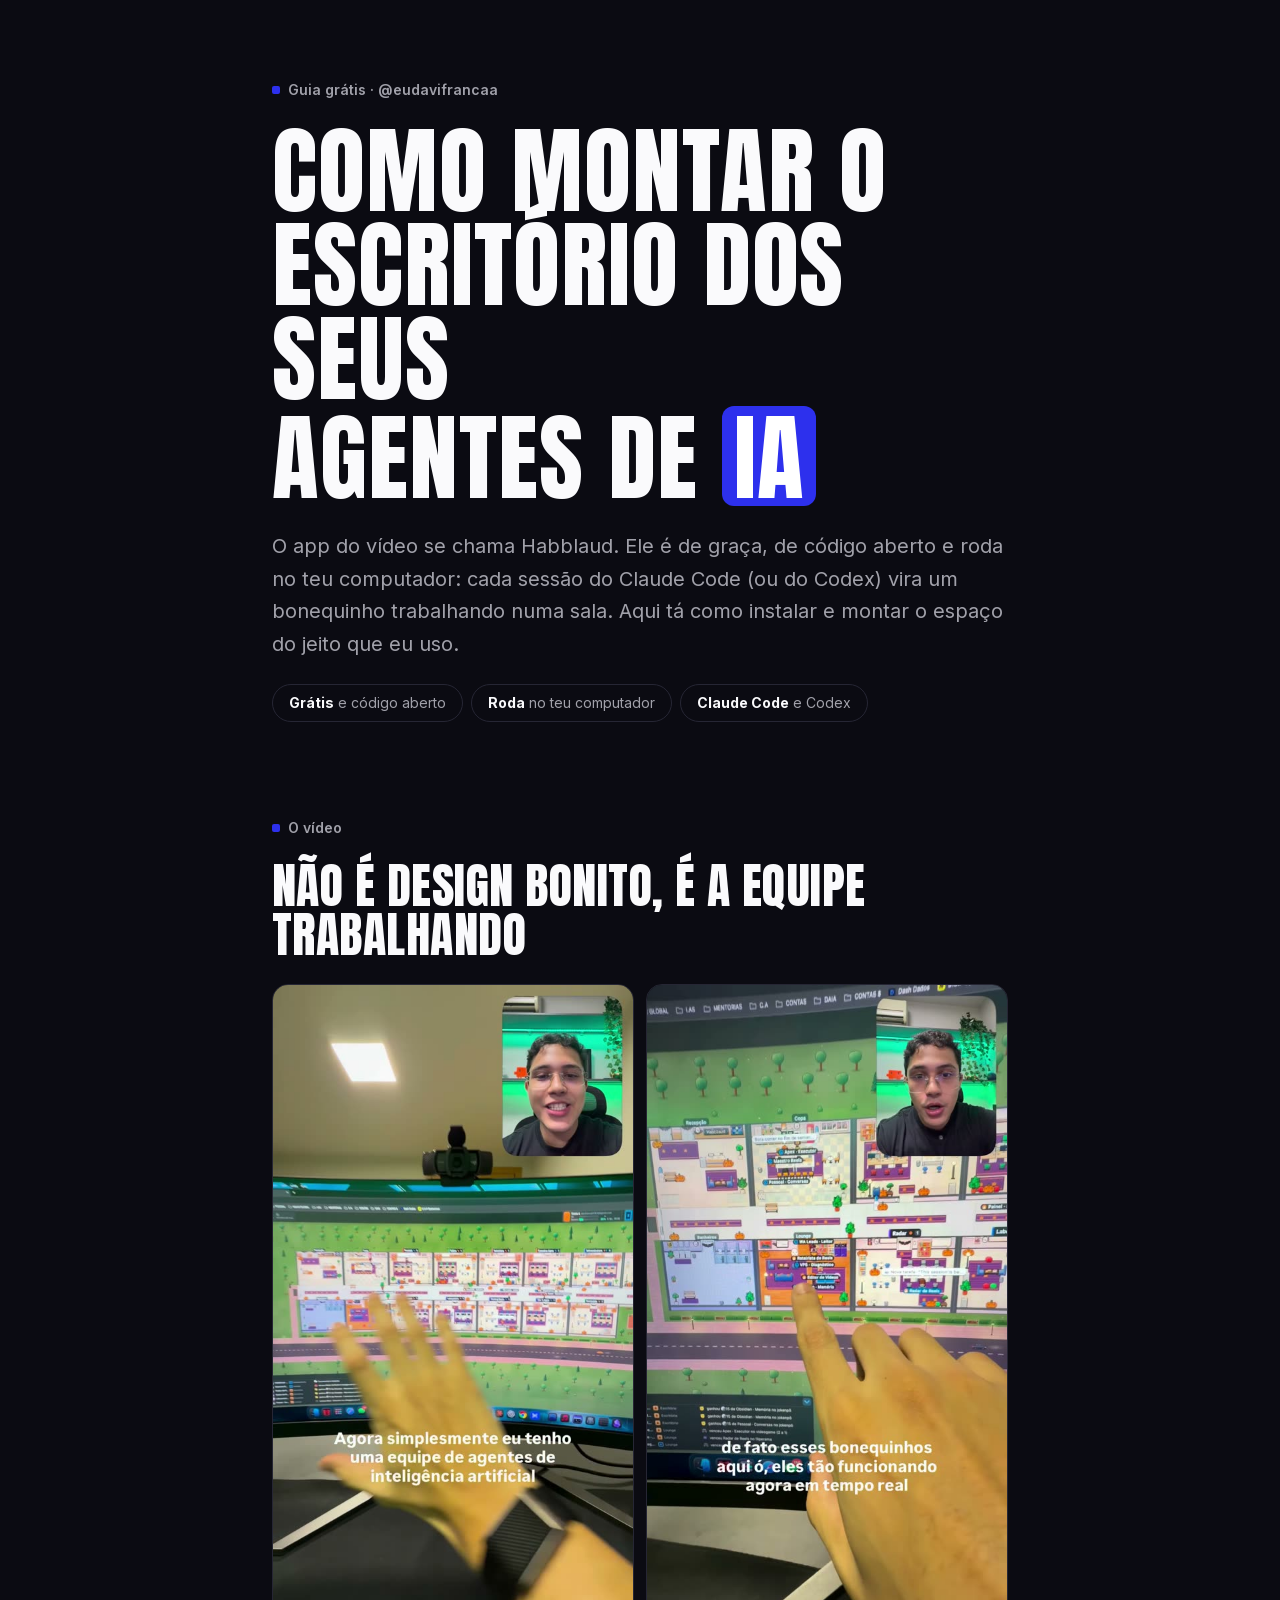
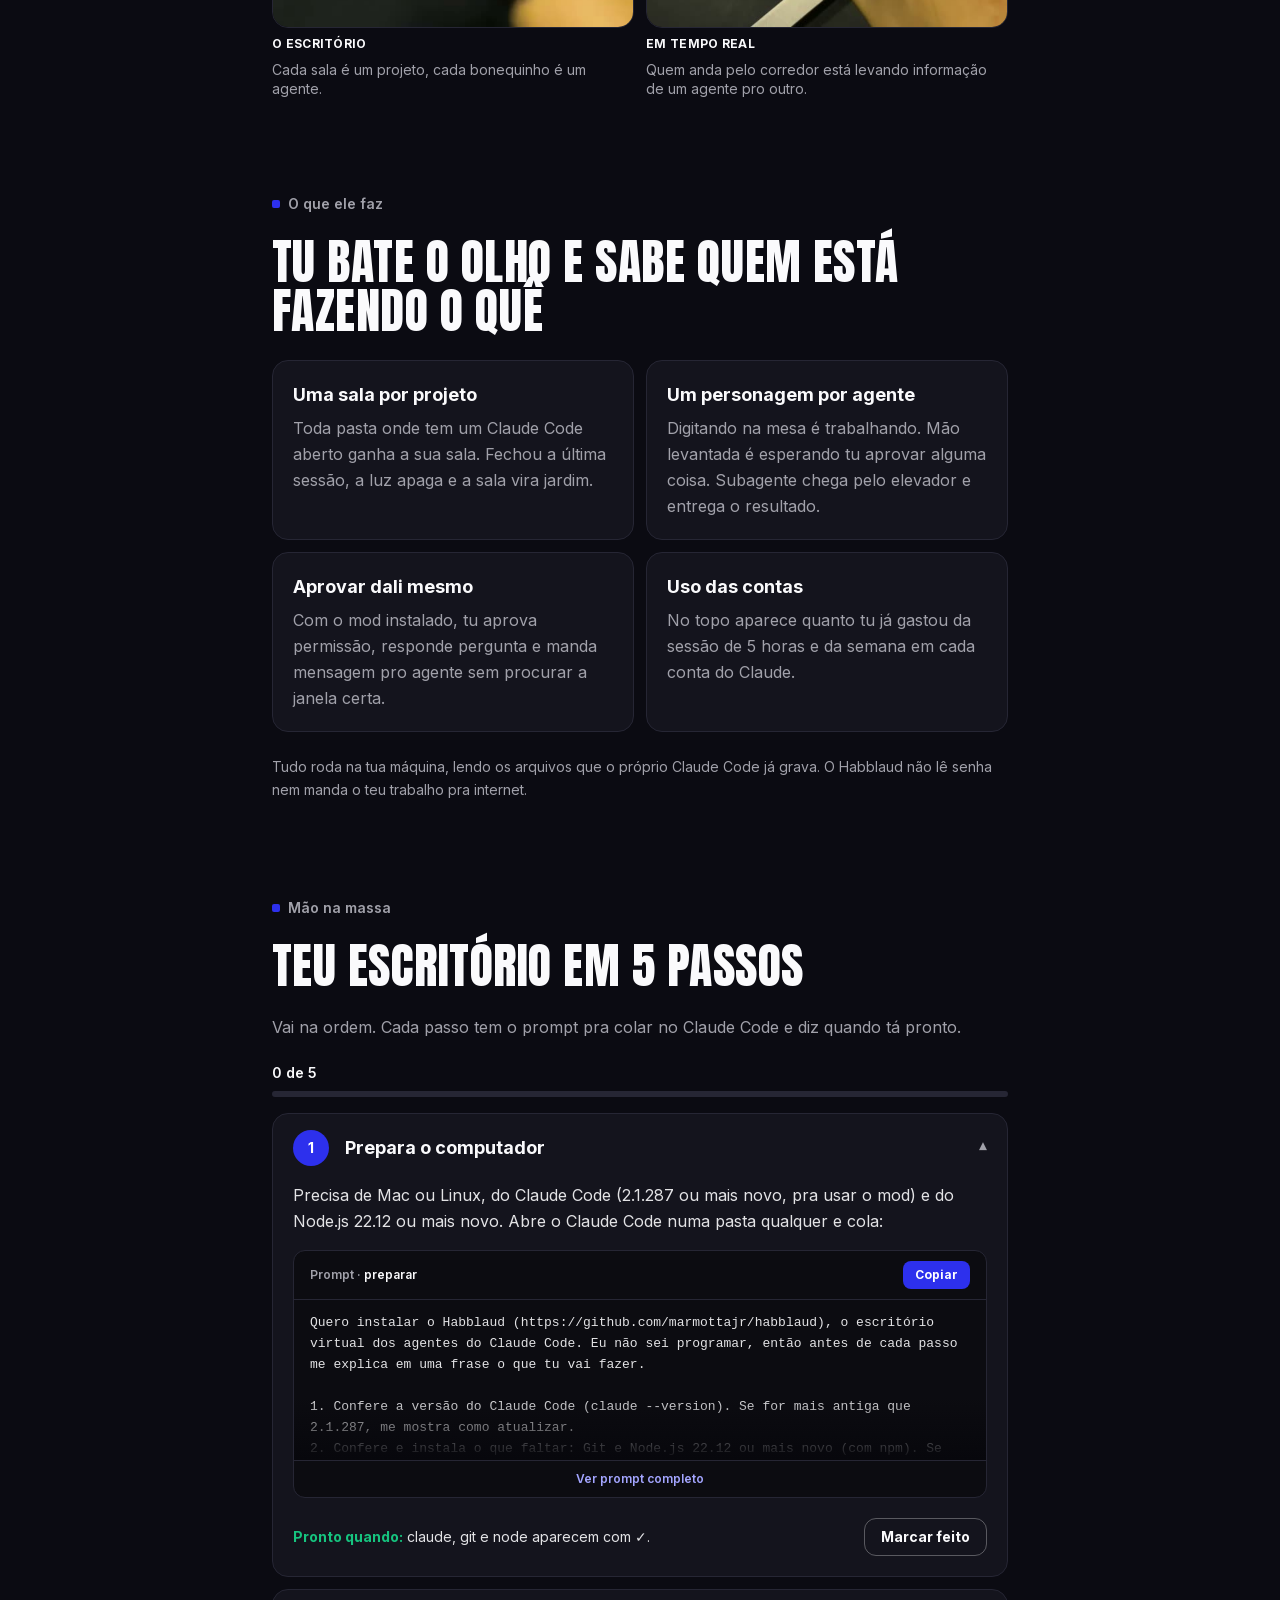
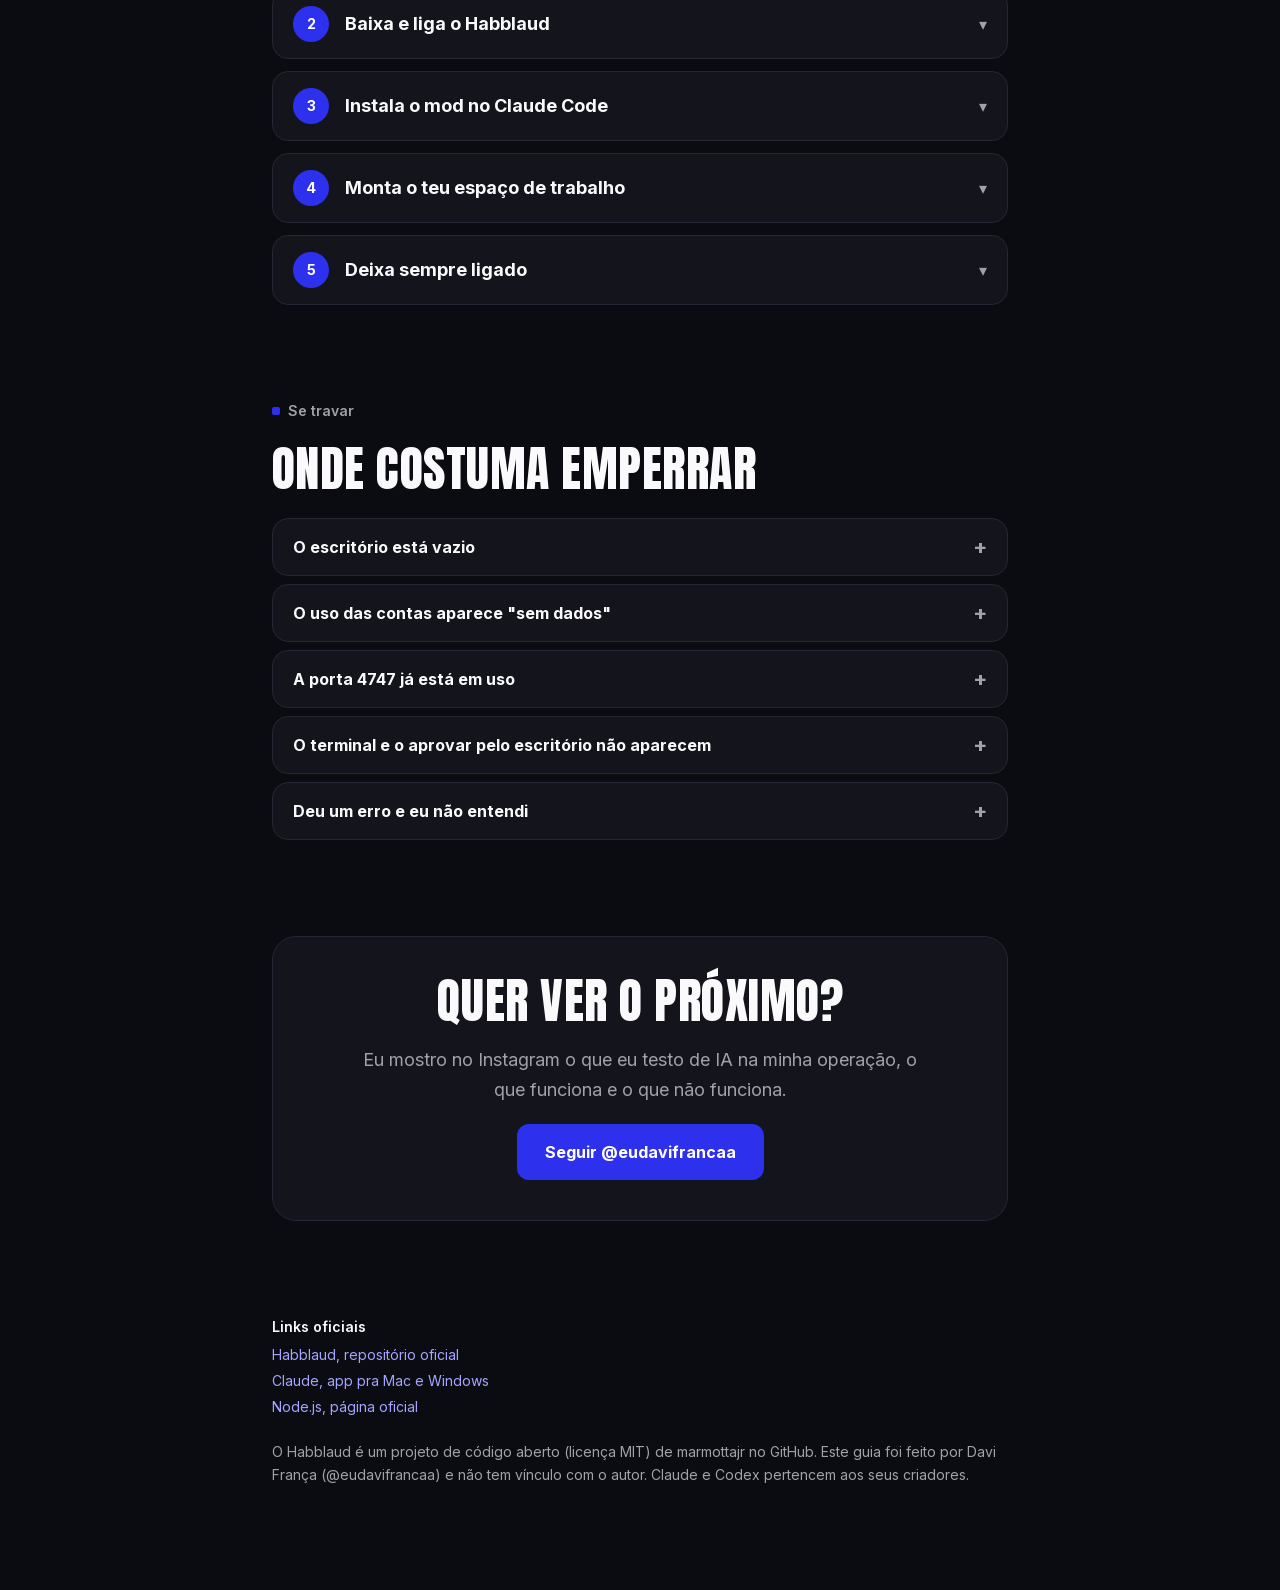
<file: habblaud/index.html>
<!DOCTYPE html><!--fUuopI8nBspHOOXEPFAh6--><html lang="pt-BR" class="__variable_d8ebd1 __variable_c8e612"><head><meta charSet="utf-8"/><meta name="viewport" content="width=device-width, initial-scale=1"/><link rel="preload" href="/_next/static/media/62c97acc3aa63787-s.p.woff2" as="font" crossorigin="" type="font/woff2"/><link rel="preload" href="/_next/static/media/e4af272ccee01ff0-s.p.woff2" as="font" crossorigin="" type="font/woff2"/><link rel="stylesheet" href="/_next/static/css/10974c7e80a3a42d.css" data-precedence="next"/><link rel="preload" as="script" fetchPriority="low" href="/_next/static/chunks/webpack-658ef25492e790a0.js"/><script src="/_next/static/chunks/df3952f0-4590275eaa0b2586.js" async=""></script><script src="/_next/static/chunks/258-24e0f4c8809b9513.js" async=""></script><script src="/_next/static/chunks/main-app-fd5c785b99df2875.js" async=""></script><script src="/_next/static/chunks/app/habblaud/page-c921f444e96aca45.js" async=""></script><meta name="next-size-adjust" content=""/><title>Como montar o escritório dos seus agentes de IA | Davi França</title><meta name="description" content="O passo a passo pra instalar o Habblaud e ver cada agente do Claude Code e do Codex trabalhando numa sala, em tempo real."/><meta name="robots" content="noindex"/><meta property="og:title" content="Como montar o escritório dos seus agentes de IA"/><meta property="og:description" content="O passo a passo pra instalar o Habblaud e ver cada agente do Claude Code e do Codex trabalhando numa sala, em tempo real."/><meta property="og:locale" content="pt_BR"/><meta property="og:image" content="https://davifsantoss91.github.io/habblaud/og.jpg"/><meta property="og:image:width" content="1200"/><meta property="og:image:height" content="630"/><meta property="og:image:alt" content="Como montar o escritório dos seus agentes de IA"/><meta property="og:type" content="website"/><meta name="twitter:card" content="summary_large_image"/><meta name="twitter:title" content="Como montar o escritório dos seus agentes de IA"/><meta name="twitter:description" content="O passo a passo pra instalar o Habblaud e ver cada agente do Claude Code e do Codex trabalhando numa sala, em tempo real."/><meta name="twitter:image" content="https://davifsantoss91.github.io/habblaud/og.jpg"/><script src="/_next/static/chunks/polyfills-42372ed130431b0a.js" noModule=""></script></head><body class="bg-background text-foreground antialiased"><div hidden=""><!--$--><!--/$--></div><div class="tema-escuro min-h-screen"><main class="max-w-3xl mx-auto px-4 py-12 md:py-20 space-y-20 md:space-y-24"><header class="space-y-6"><p class="flex items-center gap-2 text-sm font-semibold text-muted"><span class="w-2 h-2 rounded-[2px] bg-accent" aria-hidden="true"></span>Guia grátis · @eudavifrancaa</p><h1 class="font-display text-6xl md:text-8xl leading-[0.98]">Como montar o escritório dos seus<!-- --> <span class="whitespace-nowrap">agentes de <span class="inline-block bg-accent text-white rounded-xl px-3 pt-1 leading-[1]">IA</span></span></h1><p class="text-lg md:text-xl text-muted leading-relaxed">O app do vídeo se chama Habblaud. Ele é de graça, de código aberto e roda no teu computador: cada sessão do Claude Code (ou do Codex) vira um bonequinho trabalhando numa sala. Aqui tá como instalar e montar o espaço do jeito que eu uso.</p><ul class="flex flex-wrap gap-2"><li class="rounded-full border border-card-border px-4 py-2 text-sm"><span class="font-bold">Grátis</span> <span class="text-muted">e código aberto</span></li><li class="rounded-full border border-card-border px-4 py-2 text-sm"><span class="font-bold">Roda</span> <span class="text-muted">no teu computador</span></li><li class="rounded-full border border-card-border px-4 py-2 text-sm"><span class="font-bold">Claude Code</span> <span class="text-muted">e Codex</span></li></ul></header><section class="space-y-6"><p class="flex items-center gap-2 text-sm font-semibold text-muted"><span class="w-2 h-2 rounded-[2px] bg-accent" aria-hidden="true"></span>O vídeo</p><h2 class="font-display text-4xl md:text-5xl leading-[1.02]">Não é design bonito, é a equipe trabalhando</h2><ul class="grid grid-cols-2 gap-3"><li class="space-y-2"><div class="aspect-[9/16] rounded-2xl overflow-hidden bg-card border border-card-border"><video class="w-full h-full object-cover" src="/habblaud/clip-escritorio.mp4" poster="/habblaud/clip-escritorio.jpg" aria-label="O escritório" autoPlay="" muted="" loop="" playsInline="" preload="metadata"></video></div><p class="text-xs font-bold uppercase tracking-wide">O escritório</p><p class="text-sm text-muted leading-snug">Cada sala é um projeto, cada bonequinho é um agente.</p></li><li class="space-y-2"><div class="aspect-[9/16] rounded-2xl overflow-hidden bg-card border border-card-border"><video class="w-full h-full object-cover" src="/habblaud/clip-tempo-real.mp4" poster="/habblaud/clip-tempo-real.jpg" aria-label="Em tempo real" autoPlay="" muted="" loop="" playsInline="" preload="metadata"></video></div><p class="text-xs font-bold uppercase tracking-wide">Em tempo real</p><p class="text-sm text-muted leading-snug">Quem anda pelo corredor está levando informação de um agente pro outro.</p></li></ul></section><section class="space-y-6"><p class="flex items-center gap-2 text-sm font-semibold text-muted"><span class="w-2 h-2 rounded-[2px] bg-accent" aria-hidden="true"></span>O que ele faz</p><h2 class="font-display text-4xl md:text-5xl leading-[1.02]">Tu bate o olho e sabe quem está fazendo o quê</h2><ul class="grid sm:grid-cols-2 gap-3"><li class="rounded-2xl border border-card-border bg-card p-5 space-y-1.5"><p class="font-bold text-lg">Uma sala por projeto</p><p class="text-muted leading-relaxed">Toda pasta onde tem um Claude Code aberto ganha a sua sala. Fechou a última sessão, a luz apaga e a sala vira jardim.</p></li><li class="rounded-2xl border border-card-border bg-card p-5 space-y-1.5"><p class="font-bold text-lg">Um personagem por agente</p><p class="text-muted leading-relaxed">Digitando na mesa é trabalhando. Mão levantada é esperando tu aprovar alguma coisa. Subagente chega pelo elevador e entrega o resultado.</p></li><li class="rounded-2xl border border-card-border bg-card p-5 space-y-1.5"><p class="font-bold text-lg">Aprovar dali mesmo</p><p class="text-muted leading-relaxed">Com o mod instalado, tu aprova permissão, responde pergunta e manda mensagem pro agente sem procurar a janela certa.</p></li><li class="rounded-2xl border border-card-border bg-card p-5 space-y-1.5"><p class="font-bold text-lg">Uso das contas</p><p class="text-muted leading-relaxed">No topo aparece quanto tu já gastou da sessão de 5 horas e da semana em cada conta do Claude.</p></li></ul><p class="text-sm text-muted leading-relaxed">Tudo roda na tua máquina, lendo os arquivos que o próprio Claude Code já grava. O Habblaud não lê senha nem manda o teu trabalho pra internet.</p></section><section class="space-y-6"><p class="flex items-center gap-2 text-sm font-semibold text-muted"><span class="w-2 h-2 rounded-[2px] bg-accent" aria-hidden="true"></span>Mão na massa</p><h2 class="font-display text-4xl md:text-5xl leading-[1.02]">Teu escritório em 5 passos</h2><p class="text-muted">Vai na ordem. Cada passo tem o prompt pra colar no Claude Code e diz quando tá pronto.</p><div class="space-y-4"><div class="space-y-2"><p class="text-sm font-semibold">0<!-- --> de <!-- -->5</p><div class="h-1.5 rounded-full bg-card-border overflow-hidden"><div class="h-full bg-accent transition-all duration-500" style="width:0%"></div></div></div><ol class="space-y-3"><li id="passo-0" class="scroll-mt-4 rounded-2xl border border-card-border bg-card overflow-hidden"><button type="button" aria-expanded="true" class="w-full flex items-center gap-4 px-5 py-4 text-left"><span class="flex items-center justify-center w-9 h-9 rounded-full text-sm font-bold shrink-0 bg-accent text-white">1</span><span class="flex-1 font-bold text-base md:text-lg ">Prepara o computador</span><span class="text-muted transition-transform rotate-180" aria-hidden="true">▾</span></button><div class="px-5 pb-5 space-y-4"><p class="leading-relaxed text-foreground/90">Precisa de Mac ou Linux, do Claude Code (2.1.287 ou mais novo, pra usar o mod) e do Node.js 22.12 ou mais novo. Abre o Claude Code numa pasta qualquer e cola:</p><div class="rounded-xl border border-card-border bg-black/40 overflow-hidden"><div class="flex items-center justify-between px-4 py-2.5 border-b border-card-border"><p class="text-xs font-semibold text-muted">Prompt · <span class="text-foreground">preparar</span></p><button type="button" class="text-xs font-bold rounded-lg px-3 py-1.5 bg-accent text-white hover:bg-accent-hover transition-colors">Copiar</button></div><div class="relative max-h-40 overflow-hidden"><pre class="whitespace-pre-wrap break-words px-4 py-3 text-[13px] leading-relaxed font-mono text-foreground/90">Quero instalar o Habblaud (https://github.com/marmottajr/habblaud), o escritório virtual dos agentes do Claude Code. Eu não sei programar, então antes de cada passo me explica em uma frase o que tu vai fazer.

1. Confere a versão do Claude Code (claude --version). Se for mais antiga que 2.1.287, me mostra como atualizar.
2. Confere e instala o que faltar: Git e Node.js 22.12 ou mais novo (com npm). Se algum comando pedir a senha do Mac, me passa o comando pra eu colar no Terminal.
3. No fim, me mostra uma lista com ✓ ou ✗ de cada item.</pre><div class="pointer-events-none absolute inset-x-0 bottom-0 h-16 bg-gradient-to-t from-[#07070c] to-transparent"></div></div><button type="button" class="w-full text-xs font-semibold text-accent-claro py-2.5 border-t border-card-border hover:bg-white/5 transition-colors">Ver prompt completo</button></div><div class="flex flex-wrap items-center justify-between gap-3 pt-1"><p class="text-sm"><span class="font-bold text-verde-claro">Pronto quando:</span> <span class="text-foreground/90">claude, git e node aparecem com ✓.</span></p><button type="button" class="text-sm font-bold rounded-xl px-4 py-2 border transition-colors border-foreground/30 hover:bg-white/10">Marcar feito</button></div></div></li><li id="passo-1" class="scroll-mt-4 rounded-2xl border border-card-border bg-card overflow-hidden"><button type="button" aria-expanded="false" class="w-full flex items-center gap-4 px-5 py-4 text-left"><span class="flex items-center justify-center w-9 h-9 rounded-full text-sm font-bold shrink-0 bg-accent text-white">2</span><span class="flex-1 font-bold text-base md:text-lg ">Baixa e liga o Habblaud</span><span class="text-muted transition-transform " aria-hidden="true">▾</span></button></li><li id="passo-2" class="scroll-mt-4 rounded-2xl border border-card-border bg-card overflow-hidden"><button type="button" aria-expanded="false" class="w-full flex items-center gap-4 px-5 py-4 text-left"><span class="flex items-center justify-center w-9 h-9 rounded-full text-sm font-bold shrink-0 bg-accent text-white">3</span><span class="flex-1 font-bold text-base md:text-lg ">Instala o mod no Claude Code</span><span class="text-muted transition-transform " aria-hidden="true">▾</span></button></li><li id="passo-3" class="scroll-mt-4 rounded-2xl border border-card-border bg-card overflow-hidden"><button type="button" aria-expanded="false" class="w-full flex items-center gap-4 px-5 py-4 text-left"><span class="flex items-center justify-center w-9 h-9 rounded-full text-sm font-bold shrink-0 bg-accent text-white">4</span><span class="flex-1 font-bold text-base md:text-lg ">Monta o teu espaço de trabalho</span><span class="text-muted transition-transform " aria-hidden="true">▾</span></button></li><li id="passo-4" class="scroll-mt-4 rounded-2xl border border-card-border bg-card overflow-hidden"><button type="button" aria-expanded="false" class="w-full flex items-center gap-4 px-5 py-4 text-left"><span class="flex items-center justify-center w-9 h-9 rounded-full text-sm font-bold shrink-0 bg-accent text-white">5</span><span class="flex-1 font-bold text-base md:text-lg ">Deixa sempre ligado</span><span class="text-muted transition-transform " aria-hidden="true">▾</span></button></li></ol></div></section><section class="space-y-6"><p class="flex items-center gap-2 text-sm font-semibold text-muted"><span class="w-2 h-2 rounded-[2px] bg-accent" aria-hidden="true"></span>Se travar</p><h2 class="font-display text-4xl md:text-5xl leading-[1.02]">Onde costuma emperrar</h2><div class="space-y-2"><details class="group rounded-2xl border border-card-border bg-card"><summary class="flex items-center justify-between gap-4 cursor-pointer list-none px-5 py-4 font-bold">O escritório está vazio<span class="text-muted transition-transform group-open:rotate-45 text-xl leading-none" aria-hidden="true">+</span></summary><p class="px-5 pb-5 text-muted leading-relaxed">Só aparecem sessões abertas do Claude Code. Abre uma e confere em localhost:4747/api/health se a conta foi encontrada. Se as tuas contas ficam em outra pasta, pede pro Claude configurar HABBLAUD_CLAUDE_DIRS.</p></details><details class="group rounded-2xl border border-card-border bg-card"><summary class="flex items-center justify-between gap-4 cursor-pointer list-none px-5 py-4 font-bold">O uso das contas aparece &quot;sem dados&quot;<span class="text-muted transition-transform group-open:rotate-45 text-xl leading-none" aria-hidden="true">+</span></summary><p class="px-5 pb-5 text-muted leading-relaxed">Roda npm run mod:install e confere com npm run mod:status. Os números chegam depois da próxima resposta numa sessão aberta; sessão que já estava aberta precisa de /reload-plugins.</p></details><details class="group rounded-2xl border border-card-border bg-card"><summary class="flex items-center justify-between gap-4 cursor-pointer list-none px-5 py-4 font-bold">A porta 4747 já está em uso<span class="text-muted transition-transform group-open:rotate-45 text-xl leading-none" aria-hidden="true">+</span></summary><p class="px-5 pb-5 text-muted leading-relaxed">Já tem outro Habblaud ligado. Desliga o outro ou sobe numa porta diferente com HABBLAUD_PORT=4848.</p></details><details class="group rounded-2xl border border-card-border bg-card"><summary class="flex items-center justify-between gap-4 cursor-pointer list-none px-5 py-4 font-bold">O terminal e o aprovar pelo escritório não aparecem<span class="text-muted transition-transform group-open:rotate-45 text-xl leading-none" aria-hidden="true">+</span></summary><p class="px-5 pb-5 text-muted leading-relaxed">Essas funções só existem abrindo por http://localhost:4747, no próprio computador. Se tu liberou o acesso pela rede, elas desligam de propósito, por segurança.</p></details><details class="group rounded-2xl border border-card-border bg-card"><summary class="flex items-center justify-between gap-4 cursor-pointer list-none px-5 py-4 font-bold">Deu um erro e eu não entendi<span class="text-muted transition-transform group-open:rotate-45 text-xl leading-none" aria-hidden="true">+</span></summary><p class="px-5 pb-5 text-muted leading-relaxed">Cola o erro na conversa do Claude Code e escreve: me explica esse erro em uma frase e conserta. Quase sempre ele resolve sozinho.</p></details></div></section><section class="rounded-3xl border border-card-border bg-card p-8 md:p-10 text-center space-y-5"><h2 class="font-display text-4xl md:text-5xl leading-[1.02]">Quer ver o próximo?</h2><p class="text-muted text-lg leading-relaxed max-w-xl mx-auto">Eu mostro no Instagram o que eu testo de IA na minha operação, o que funciona e o que não funciona.</p><a href="https://www.instagram.com/eudavifrancaa/" target="_blank" rel="noopener noreferrer" class="inline-block bg-accent hover:bg-accent-hover text-white font-bold rounded-xl px-7 py-4 transition-colors">Seguir @eudavifrancaa</a></section><footer class="space-y-6 text-sm text-muted pb-6"><div class="space-y-2"><p class="font-semibold text-foreground">Links oficiais</p><ul class="space-y-1.5"><li><a href="https://github.com/marmottajr/habblaud" target="_blank" rel="noopener noreferrer" class="text-accent-claro hover:underline">Habblaud, repositório oficial</a></li><li><a href="https://claude.com/download" target="_blank" rel="noopener noreferrer" class="text-accent-claro hover:underline">Claude, app pra Mac e Windows</a></li><li><a href="https://nodejs.org" target="_blank" rel="noopener noreferrer" class="text-accent-claro hover:underline">Node.js, página oficial</a></li></ul></div><p class="leading-relaxed">O Habblaud é um projeto de código aberto (licença MIT) de marmottajr no GitHub. Este guia foi feito por Davi França (@eudavifrancaa) e não tem vínculo com o autor. Claude e Codex pertencem aos seus criadores.</p></footer></main></div><!--$--><!--/$--><script src="/_next/static/chunks/webpack-658ef25492e790a0.js" id="_R_" async=""></script><script>(self.__next_f=self.__next_f||[]).push([0])</script><script>self.__next_f.push([1,"1:\"$Sreact.fragment\"\n2:I[7461,[],\"\"]\n3:I[1425,[],\"\"]\nc:I[8583,[],\"\"]\n:HL[\"/_next/static/media/62c97acc3aa63787-s.p.woff2\",\"font\",{\"crossOrigin\":\"\",\"type\":\"font/woff2\"}]\n:HL[\"/_next/static/media/e4af272ccee01ff0-s.p.woff2\",\"font\",{\"crossOrigin\":\"\",\"type\":\"font/woff2\"}]\n:HL[\"/_next/static/css/10974c7e80a3a42d.css\",\"style\"]\n"])</script><script>self.__next_f.push([1,"0:{\"P\":null,\"b\":\"fUuopI8nBspHOOXEPFAh6\",\"p\":\"\",\"c\":[\"\",\"habblaud\",\"\"],\"i\":false,\"f\":[[[\"\",{\"children\":[\"habblaud\",{\"children\":[\"__PAGE__\",{}]}]},\"$undefined\",\"$undefined\",true],[\"\",[\"$\",\"$1\",\"c\",{\"children\":[[[\"$\",\"link\",\"0\",{\"rel\":\"stylesheet\",\"href\":\"/_next/static/css/10974c7e80a3a42d.css\",\"precedence\":\"next\",\"crossOrigin\":\"$undefined\",\"nonce\":\"$undefined\"}]],[\"$\",\"html\",null,{\"lang\":\"pt-BR\",\"className\":\"__variable_d8ebd1 __variable_c8e612\",\"children\":[[\"$\",\"head\",null,{\"children\":null}],[\"$\",\"body\",null,{\"className\":\"bg-background text-foreground antialiased\",\"children\":[null,[\"$\",\"$L2\",null,{\"parallelRouterKey\":\"children\",\"error\":\"$undefined\",\"errorStyles\":\"$undefined\",\"errorScripts\":\"$undefined\",\"template\":[\"$\",\"$L3\",null,{}],\"templateStyles\":\"$undefined\",\"templateScripts\":\"$undefined\",\"notFound\":[[[\"$\",\"title\",null,{\"children\":\"404: This page could not be found.\"}],[\"$\",\"div\",null,{\"style\":{\"fontFamily\":\"system-ui,\\\"Segoe UI\\\",Roboto,Helvetica,Arial,sans-serif,\\\"Apple Color Emoji\\\",\\\"Segoe UI Emoji\\\"\",\"height\":\"100vh\",\"textAlign\":\"center\",\"display\":\"flex\",\"flexDirection\":\"column\",\"alignItems\":\"center\",\"justifyContent\":\"center\"},\"children\":[\"$\",\"div\",null,{\"children\":[[\"$\",\"style\",null,{\"dangerouslySetInnerHTML\":{\"__html\":\"body{color:#000;background:#fff;margin:0}.next-error-h1{border-right:1px solid rgba(0,0,0,.3)}@media (prefers-color-scheme:dark){body{color:#fff;background:#000}.next-error-h1{border-right:1px solid rgba(255,255,255,.3)}}\"}}],[\"$\",\"h1\",null,{\"className\":\"next-error-h1\",\"style\":{\"display\":\"inline-block\",\"margin\":\"0 20px 0 0\",\"padding\":\"0 23px 0 0\",\"fontSize\":24,\"fontWeight\":500,\"verticalAlign\":\"top\",\"lineHeight\":\"49px\"},\"children\":404}],[\"$\",\"div\",null,{\"style\":{\"display\":\"inline-block\"},\"children\":[\"$\",\"h2\",null,{\"style\":{\"fontSize\":14,\"fontWeight\":400,\"lineHeight\":\"49px\",\"margin\":0},\"children\":\"This page could not be found.\"}]}]]}]}]],[]],\"forbidden\":\"$undefined\",\"unauthorized\":\"$undefined\"}]]}]]}]]}],{\"children\":[\"habblaud\",[\"$\",\"$1\",\"c\",{\"children\":[null,[\"$\",\"$L2\",null,{\"parallelRouterKey\":\"children\",\"error\":\"$undefined\",\"errorStyles\":\"$undefined\",\"errorScripts\":\"$undefined\",\"template\":[\"$\",\"$L3\",null,{}],\"templateStyles\":\"$undefined\",\"templateScripts\":\"$undefined\",\"notFound\":\"$undefined\",\"forbidden\":\"$undefined\",\"unauthorized\":\"$undefined\"}]]}],{\"children\":[\"__PAGE__\",[\"$\",\"$1\",\"c\",{\"children\":[[\"$\",\"div\",null,{\"className\":\"tema-escuro min-h-screen\",\"children\":[\"$\",\"main\",null,{\"className\":\"max-w-3xl mx-auto px-4 py-12 md:py-20 space-y-20 md:space-y-24\",\"children\":[[\"$\",\"header\",null,{\"className\":\"space-y-6\",\"children\":[[\"$\",\"p\",null,{\"className\":\"flex items-center gap-2 text-sm font-semibold text-muted\",\"children\":[[\"$\",\"span\",null,{\"className\":\"w-2 h-2 rounded-[2px] bg-accent\",\"aria-hidden\":true}],\"Guia grátis · @eudavifrancaa\"]}],[\"$\",\"h1\",null,{\"className\":\"font-display text-6xl md:text-8xl leading-[0.98]\",\"children\":[\"Como montar o escritório dos seus\",\" \",[\"$\",\"span\",null,{\"className\":\"whitespace-nowrap\",\"children\":[\"agentes de \",[\"$\",\"span\",null,{\"className\":\"inline-block bg-accent text-white rounded-xl px-3 pt-1 leading-[1]\",\"children\":\"IA\"}]]}]]}],[\"$\",\"p\",null,{\"className\":\"text-lg md:text-xl text-muted leading-relaxed\",\"children\":\"O app do vídeo se chama Habblaud. Ele é de graça, de código aberto e roda no teu computador: cada sessão do Claude Code (ou do Codex) vira um bonequinho trabalhando numa sala. Aqui tá como instalar e montar o espaço do jeito que eu uso.\"}],[\"$\",\"ul\",null,{\"className\":\"flex flex-wrap gap-2\",\"children\":[[\"$\",\"li\",\"Grátis\",{\"className\":\"rounded-full border border-card-border px-4 py-2 text-sm\",\"children\":[[\"$\",\"span\",null,{\"className\":\"font-bold\",\"children\":\"Grátis\"}],\" \",[\"$\",\"span\",null,{\"className\":\"text-muted\",\"children\":\"e código aberto\"}]]}],[\"$\",\"li\",\"Roda\",{\"className\":\"rounded-full border border-card-border px-4 py-2 text-sm\",\"children\":[[\"$\",\"span\",null,{\"className\":\"font-bold\",\"children\":\"Roda\"}],\" \",[\"$\",\"span\",null,{\"className\":\"text-muted\",\"children\":\"no teu computador\"}]]}],[\"$\",\"li\",\"Claude Code\",{\"className\":\"rounded-full border border-card-border px-4 py-2 text-sm\",\"children\":[[\"$\",\"span\",null,{\"className\":\"font-bold\",\"children\":\"Claude Code\"}],\" \",[\"$\",\"span\",null,{\"className\":\"text-muted\",\"children\":\"e Codex\"}]]}]]}]]}],[\"$\",\"section\",null,{\"className\":\"space-y-6\",\"children\":[[\"$\",\"p\",null,{\"className\":\"flex items-center gap-2 text-sm font-semibold text-muted\",\"children\":[[\"$\",\"span\",null,{\"className\":\"w-2 h-2 rounded-[2px] bg-accent\",\"aria-hidden\":true}],\"O vídeo\"]}],[\"$\",\"h2\",null,{\"className\":\"font-display text-4xl md:text-5xl leading-[1.02]\",\"children\":\"Não é design bonito, é a equipe trabalhando\"}],\"$L4\"]}],\"$L5\",\"$L6\",\"$L7\",\"$L8\",\"$L9\"]}]}],null,\"$La\"]}],{},null,false]},null,false]},null,false],\"$Lb\",false]],\"m\":\"$undefined\",\"G\":[\"$c\",[]],\"s\":false,\"S\":true}\n"])</script><script>self.__next_f.push([1,"d:I[9112,[\"762\",\"static/chunks/app/habblaud/page-c921f444e96aca45.js\"],\"ClipeMudo\"]\ne:I[1824,[\"762\",\"static/chunks/app/habblaud/page-c921f444e96aca45.js\"],\"Passos\"]\nf:I[1688,[],\"OutletBoundary\"]\n11:I[6081,[],\"AsyncMetadataOutlet\"]\n13:I[1688,[],\"ViewportBoundary\"]\n15:I[1688,[],\"MetadataBoundary\"]\n16:\"$Sreact.suspense\"\n"])</script><script>self.__next_f.push([1,"4:[\"$\",\"ul\",null,{\"className\":\"grid grid-cols-2 gap-3\",\"children\":[[\"$\",\"li\",\"escritorio\",{\"className\":\"space-y-2\",\"children\":[[\"$\",\"div\",null,{\"className\":\"aspect-[9/16] rounded-2xl overflow-hidden bg-card border border-card-border\",\"children\":[\"$\",\"$Ld\",null,{\"src\":\"/habblaud/clip-escritorio.mp4\",\"poster\":\"/habblaud/clip-escritorio.jpg\",\"titulo\":\"O escritório\"}]}],[\"$\",\"p\",null,{\"className\":\"text-xs font-bold uppercase tracking-wide\",\"children\":\"O escritório\"}],[\"$\",\"p\",null,{\"className\":\"text-sm text-muted leading-snug\",\"children\":\"Cada sala é um projeto, cada bonequinho é um agente.\"}]]}],[\"$\",\"li\",\"tempo-real\",{\"className\":\"space-y-2\",\"children\":[[\"$\",\"div\",null,{\"className\":\"aspect-[9/16] rounded-2xl overflow-hidden bg-card border border-card-border\",\"children\":[\"$\",\"$Ld\",null,{\"src\":\"/habblaud/clip-tempo-real.mp4\",\"poster\":\"/habblaud/clip-tempo-real.jpg\",\"titulo\":\"Em tempo real\"}]}],[\"$\",\"p\",null,{\"className\":\"text-xs font-bold uppercase tracking-wide\",\"children\":\"Em tempo real\"}],[\"$\",\"p\",null,{\"className\":\"text-sm text-muted leading-snug\",\"children\":\"Quem anda pelo corredor está levando informação de um agente pro outro.\"}]]}]]}]\n"])</script><script>self.__next_f.push([1,"5:[\"$\",\"section\",null,{\"className\":\"space-y-6\",\"children\":[[\"$\",\"p\",null,{\"className\":\"flex items-center gap-2 text-sm font-semibold text-muted\",\"children\":[[\"$\",\"span\",null,{\"className\":\"w-2 h-2 rounded-[2px] bg-accent\",\"aria-hidden\":true}],\"O que ele faz\"]}],[\"$\",\"h2\",null,{\"className\":\"font-display text-4xl md:text-5xl leading-[1.02]\",\"children\":\"Tu bate o olho e sabe quem está fazendo o quê\"}],[\"$\",\"ul\",null,{\"className\":\"grid sm:grid-cols-2 gap-3\",\"children\":[[\"$\",\"li\",\"Uma sala por projeto\",{\"className\":\"rounded-2xl border border-card-border bg-card p-5 space-y-1.5\",\"children\":[[\"$\",\"p\",null,{\"className\":\"font-bold text-lg\",\"children\":\"Uma sala por projeto\"}],[\"$\",\"p\",null,{\"className\":\"text-muted leading-relaxed\",\"children\":\"Toda pasta onde tem um Claude Code aberto ganha a sua sala. Fechou a última sessão, a luz apaga e a sala vira jardim.\"}]]}],[\"$\",\"li\",\"Um personagem por agente\",{\"className\":\"rounded-2xl border border-card-border bg-card p-5 space-y-1.5\",\"children\":[[\"$\",\"p\",null,{\"className\":\"font-bold text-lg\",\"children\":\"Um personagem por agente\"}],[\"$\",\"p\",null,{\"className\":\"text-muted leading-relaxed\",\"children\":\"Digitando na mesa é trabalhando. Mão levantada é esperando tu aprovar alguma coisa. Subagente chega pelo elevador e entrega o resultado.\"}]]}],[\"$\",\"li\",\"Aprovar dali mesmo\",{\"className\":\"rounded-2xl border border-card-border bg-card p-5 space-y-1.5\",\"children\":[[\"$\",\"p\",null,{\"className\":\"font-bold text-lg\",\"children\":\"Aprovar dali mesmo\"}],[\"$\",\"p\",null,{\"className\":\"text-muted leading-relaxed\",\"children\":\"Com o mod instalado, tu aprova permissão, responde pergunta e manda mensagem pro agente sem procurar a janela certa.\"}]]}],[\"$\",\"li\",\"Uso das contas\",{\"className\":\"rounded-2xl border border-card-border bg-card p-5 space-y-1.5\",\"children\":[[\"$\",\"p\",null,{\"className\":\"font-bold text-lg\",\"children\":\"Uso das contas\"}],[\"$\",\"p\",null,{\"className\":\"text-muted leading-relaxed\",\"children\":\"No topo aparece quanto tu já gastou da sessão de 5 horas e da semana em cada conta do Claude.\"}]]}]]}],[\"$\",\"p\",null,{\"className\":\"text-sm text-muted leading-relaxed\",\"children\":\"Tudo roda na tua máquina, lendo os arquivos que o próprio Claude Code já grava. O Habblaud não lê senha nem manda o teu trabalho pra internet.\"}]]}]\n"])</script><script>self.__next_f.push([1,"6:[\"$\",\"section\",null,{\"className\":\"space-y-6\",\"children\":[[\"$\",\"p\",null,{\"className\":\"flex items-center gap-2 text-sm font-semibold text-muted\",\"children\":[[\"$\",\"span\",null,{\"className\":\"w-2 h-2 rounded-[2px] bg-accent\",\"aria-hidden\":true}],\"Mão na massa\"]}],[\"$\",\"h2\",null,{\"className\":\"font-display text-4xl md:text-5xl leading-[1.02]\",\"children\":\"Teu escritório em 5 passos\"}],[\"$\",\"p\",null,{\"className\":\"text-muted\",\"children\":\"Vai na ordem. Cada passo tem o prompt pra colar no Claude Code e diz quando tá pronto.\"}],[\"$\",\"$Le\",null,{\"passos\":[{\"titulo\":\"Prepara o computador\",\"intro\":\"Precisa de Mac ou Linux, do Claude Code (2.1.287 ou mais novo, pra usar o mod) e do Node.js 22.12 ou mais novo. Abre o Claude Code numa pasta qualquer e cola:\",\"rotuloPrompt\":\"preparar\",\"prompt\":\"Quero instalar o Habblaud (https://github.com/marmottajr/habblaud), o escritório virtual dos agentes do Claude Code. Eu não sei programar, então antes de cada passo me explica em uma frase o que tu vai fazer.\\n\\n1. Confere a versão do Claude Code (claude --version). Se for mais antiga que 2.1.287, me mostra como atualizar.\\n2. Confere e instala o que faltar: Git e Node.js 22.12 ou mais novo (com npm). Se algum comando pedir a senha do Mac, me passa o comando pra eu colar no Terminal.\\n3. No fim, me mostra uma lista com ✓ ou ✗ de cada item.\",\"pronto\":\"claude, git e node aparecem com ✓.\"},{\"titulo\":\"Baixa e liga o Habblaud\",\"intro\":\"Agora o app em si. Ele fica numa pasta tua e abre no navegador, no endereço localhost:4747.\",\"rotuloPrompt\":\"instalar\",\"prompt\":\"Instala o Habblaud pra mim:\\n\\n1. Clona o repositório na minha pasta de usuário: git clone https://github.com/marmottajr/habblaud.git ~/habblaud\\n2. Entra na pasta e roda npm install.\\n3. Liga sem Docker: npm run build e depois npm start, em segundo plano.\\n4. Abre http://localhost:4747 no navegador e confere em http://localhost:4747/api/health se a minha conta do Claude foi encontrada.\\nSe a porta 4747 estiver ocupada, usa HABBLAUD_PORT=4848.\",\"dica\":\"Se tu já usa Docker Desktop, dá pra trocar o passo 3 por npm run docker:up: ele sobe o container e religa sozinho junto com o Docker.\",\"pronto\":\"o prédio aparece no navegador e o teu agente chega pelo elevador.\"},{\"titulo\":\"Instala o mod no Claude Code\",\"intro\":\"O mod é um plugin que roda dentro de cada sessão. É ele que mostra o uso das contas ao vivo e deixa tu aprovar, responder e mandar mensagem pelo escritório.\",\"rotuloPrompt\":\"mod\",\"prompt\":\"Dentro da pasta ~/habblaud, roda npm run mod:install e depois npm run mod:status, e me mostra o resultado. Me avisa que as sessões que já estavam abertas precisam de /reload-plugins (ou ser reabertas) pra carregar o mod.\",\"dica\":\"Usa Codex também? Roda npm run codex:install dentro da pasta e aprova em /hooks: assim o Codex aparece na hora e levanta a mão quando precisa de ti.\",\"pronto\":\"o npm run mod:status mostra o mod instalado e ligado em cada conta.\"},{\"titulo\":\"Monta o teu espaço de trabalho\",\"intro\":\"É aqui que vira equipe. Cada função ganha a sua pasta, com um arquivo CLAUDE.md dizendo o que aquele agente faz. Abrindo um Claude Code em cada pasta, cada uma vira uma sala no escritório. O meu tem editor de vídeo, roteirista, radar de virais, laboratório, marketing, conteúdo e infraestrutura.\",\"rotuloPrompt\":\"montar a equipe\",\"prompt\":\"Me ajuda a montar a minha equipe de agentes. Faz UMA pergunta por vez: quais funções eu quero (exemplos: editor de vídeo, roteirista, pesquisa de virais, atendimento, financeiro, marketing) e o que cada uma faz no meu dia a dia.\\n\\nDepois:\\n1. Cria uma pasta pra cada função dentro de ~/Equipe (ex.: ~/Equipe/editor, ~/Equipe/roteirista).\\n2. Em cada pasta, escreve um CLAUDE.md curto: quem é esse agente, o que ele faz, o que ele nunca faz e onde ele entrega o trabalho.\\n3. Me mostra como abrir um Claude Code em cada pasta (um terminal por pasta, ou pela aba Code do app escolhendo a pasta).\\nNão abre nada sozinho e não mexe em nenhuma pasta fora de ~/Equipe.\",\"dica\":\"Pra dar o nome de cada agente (tipo \\\"Editor de Vídeos\\\" ou \\\"Roteirista de Reels\\\"), clica no personagem, depois no lápis ao lado do nome. O nome fica salvo pra aquela sala.\",\"pronto\":\"cada função aparece como uma sala acesa, com o personagem com o nome que tu deu.\"},{\"titulo\":\"Deixa sempre ligado\",\"intro\":\"Pra não precisar ligar o Habblaud toda vez que reiniciar o Mac, coloca ele pra subir sozinho.\",\"rotuloPrompt\":\"sempre ligado\",\"prompt\":\"Faz o Habblaud ligar sozinho quando eu ligar o Mac: cria um LaunchAgent em ~/Library/LaunchAgents/com.habblaud.local.plist que roda node ~/habblaud/dist/server/index.js, com a pasta ~/habblaud como diretório de trabalho, KeepAlive e RunAtLoad ligados, HABBLAUD_HOST=127.0.0.1, HABBLAUD_PORT=4747 e HABBLAUD_LANG=pt-BR, e os logs em ~/Library/Logs/Habblaud/. Use o caminho completo do node que eu tenho instalado. Carrega com launchctl e confere que http://localhost:4747 responde. Se eu instalei pelo Docker, me avisa que não precisa disso.\",\"pronto\":\"depois de reiniciar o Mac, http://localhost:4747 abre sem tu fazer nada.\"}],\"chave\":\"guia-habblaud-feitos-v1\"}]]}]\n"])</script><script>self.__next_f.push([1,"7:[\"$\",\"section\",null,{\"className\":\"space-y-6\",\"children\":[[\"$\",\"p\",null,{\"className\":\"flex items-center gap-2 text-sm font-semibold text-muted\",\"children\":[[\"$\",\"span\",null,{\"className\":\"w-2 h-2 rounded-[2px] bg-accent\",\"aria-hidden\":true}],\"Se travar\"]}],[\"$\",\"h2\",null,{\"className\":\"font-display text-4xl md:text-5xl leading-[1.02]\",\"children\":\"Onde costuma emperrar\"}],[\"$\",\"div\",null,{\"className\":\"space-y-2\",\"children\":[[\"$\",\"details\",\"O escritório está vazio\",{\"className\":\"group rounded-2xl border border-card-border bg-card\",\"children\":[[\"$\",\"summary\",null,{\"className\":\"flex items-center justify-between gap-4 cursor-pointer list-none px-5 py-4 font-bold\",\"children\":[\"O escritório está vazio\",[\"$\",\"span\",null,{\"className\":\"text-muted transition-transform group-open:rotate-45 text-xl leading-none\",\"aria-hidden\":true,\"children\":\"+\"}]]}],[\"$\",\"p\",null,{\"className\":\"px-5 pb-5 text-muted leading-relaxed\",\"children\":\"Só aparecem sessões abertas do Claude Code. Abre uma e confere em localhost:4747/api/health se a conta foi encontrada. Se as tuas contas ficam em outra pasta, pede pro Claude configurar HABBLAUD_CLAUDE_DIRS.\"}]]}],[\"$\",\"details\",\"O uso das contas aparece \\\"sem dados\\\"\",{\"className\":\"group rounded-2xl border border-card-border bg-card\",\"children\":[[\"$\",\"summary\",null,{\"className\":\"flex items-center justify-between gap-4 cursor-pointer list-none px-5 py-4 font-bold\",\"children\":[\"O uso das contas aparece \\\"sem dados\\\"\",[\"$\",\"span\",null,{\"className\":\"text-muted transition-transform group-open:rotate-45 text-xl leading-none\",\"aria-hidden\":true,\"children\":\"+\"}]]}],[\"$\",\"p\",null,{\"className\":\"px-5 pb-5 text-muted leading-relaxed\",\"children\":\"Roda npm run mod:install e confere com npm run mod:status. Os números chegam depois da próxima resposta numa sessão aberta; sessão que já estava aberta precisa de /reload-plugins.\"}]]}],[\"$\",\"details\",\"A porta 4747 já está em uso\",{\"className\":\"group rounded-2xl border border-card-border bg-card\",\"children\":[[\"$\",\"summary\",null,{\"className\":\"flex items-center justify-between gap-4 cursor-pointer list-none px-5 py-4 font-bold\",\"children\":[\"A porta 4747 já está em uso\",[\"$\",\"span\",null,{\"className\":\"text-muted transition-transform group-open:rotate-45 text-xl leading-none\",\"aria-hidden\":true,\"children\":\"+\"}]]}],[\"$\",\"p\",null,{\"className\":\"px-5 pb-5 text-muted leading-relaxed\",\"children\":\"Já tem outro Habblaud ligado. Desliga o outro ou sobe numa porta diferente com HABBLAUD_PORT=4848.\"}]]}],[\"$\",\"details\",\"O terminal e o aprovar pelo escritório não aparecem\",{\"className\":\"group rounded-2xl border border-card-border bg-card\",\"children\":[[\"$\",\"summary\",null,{\"className\":\"flex items-center justify-between gap-4 cursor-pointer list-none px-5 py-4 font-bold\",\"children\":[\"O terminal e o aprovar pelo escritório não aparecem\",[\"$\",\"span\",null,{\"className\":\"text-muted transition-transform group-open:rotate-45 text-xl leading-none\",\"aria-hidden\":true,\"children\":\"+\"}]]}],[\"$\",\"p\",null,{\"className\":\"px-5 pb-5 text-muted leading-relaxed\",\"children\":\"Essas funções só existem abrindo por http://localhost:4747, no próprio computador. Se tu liberou o acesso pela rede, elas desligam de propósito, por segurança.\"}]]}],[\"$\",\"details\",\"Deu um erro e eu não entendi\",{\"className\":\"group rounded-2xl border border-card-border bg-card\",\"children\":[[\"$\",\"summary\",null,{\"className\":\"flex items-center justify-between gap-4 cursor-pointer list-none px-5 py-4 font-bold\",\"children\":[\"Deu um erro e eu não entendi\",[\"$\",\"span\",null,{\"className\":\"text-muted transition-transform group-open:rotate-45 text-xl leading-none\",\"aria-hidden\":true,\"children\":\"+\"}]]}],[\"$\",\"p\",null,{\"className\":\"px-5 pb-5 text-muted leading-relaxed\",\"children\":\"Cola o erro na conversa do Claude Code e escreve: me explica esse erro em uma frase e conserta. Quase sempre ele resolve sozinho.\"}]]}]]}]]}]\n"])</script><script>self.__next_f.push([1,"8:[\"$\",\"section\",null,{\"className\":\"rounded-3xl border border-card-border bg-card p-8 md:p-10 text-center space-y-5\",\"children\":[[\"$\",\"h2\",null,{\"className\":\"font-display text-4xl md:text-5xl leading-[1.02]\",\"children\":\"Quer ver o próximo?\"}],[\"$\",\"p\",null,{\"className\":\"text-muted text-lg leading-relaxed max-w-xl mx-auto\",\"children\":\"Eu mostro no Instagram o que eu testo de IA na minha operação, o que funciona e o que não funciona.\"}],[\"$\",\"a\",null,{\"href\":\"https://www.instagram.com/eudavifrancaa/\",\"target\":\"_blank\",\"rel\":\"noopener noreferrer\",\"className\":\"inline-block bg-accent hover:bg-accent-hover text-white font-bold rounded-xl px-7 py-4 transition-colors\",\"children\":\"Seguir @eudavifrancaa\"}]]}]\n"])</script><script>self.__next_f.push([1,"9:[\"$\",\"footer\",null,{\"className\":\"space-y-6 text-sm text-muted pb-6\",\"children\":[[\"$\",\"div\",null,{\"className\":\"space-y-2\",\"children\":[[\"$\",\"p\",null,{\"className\":\"font-semibold text-foreground\",\"children\":\"Links oficiais\"}],[\"$\",\"ul\",null,{\"className\":\"space-y-1.5\",\"children\":[[\"$\",\"li\",\"https://github.com/marmottajr/habblaud\",{\"children\":[\"$\",\"a\",null,{\"href\":\"https://github.com/marmottajr/habblaud\",\"target\":\"_blank\",\"rel\":\"noopener noreferrer\",\"className\":\"text-accent-claro hover:underline\",\"children\":\"Habblaud, repositório oficial\"}]}],[\"$\",\"li\",\"https://claude.com/download\",{\"children\":[\"$\",\"a\",null,{\"href\":\"https://claude.com/download\",\"target\":\"_blank\",\"rel\":\"noopener noreferrer\",\"className\":\"text-accent-claro hover:underline\",\"children\":\"Claude, app pra Mac e Windows\"}]}],[\"$\",\"li\",\"https://nodejs.org\",{\"children\":[\"$\",\"a\",null,{\"href\":\"https://nodejs.org\",\"target\":\"_blank\",\"rel\":\"noopener noreferrer\",\"className\":\"text-accent-claro hover:underline\",\"children\":\"Node.js, página oficial\"}]}]]}]]}],[\"$\",\"p\",null,{\"className\":\"leading-relaxed\",\"children\":\"O Habblaud é um projeto de código aberto (licença MIT) de marmottajr no GitHub. Este guia foi feito por Davi França (@eudavifrancaa) e não tem vínculo com o autor. Claude e Codex pertencem aos seus criadores.\"}]]}]\n"])</script><script>self.__next_f.push([1,"a:[\"$\",\"$Lf\",null,{\"children\":[\"$L10\",[\"$\",\"$L11\",null,{\"promise\":\"$@12\"}]]}]\nb:[\"$\",\"$1\",\"h\",{\"children\":[null,[[\"$\",\"$L13\",null,{\"children\":\"$L14\"}],[\"$\",\"meta\",null,{\"name\":\"next-size-adjust\",\"content\":\"\"}]],[\"$\",\"$L15\",null,{\"children\":[\"$\",\"div\",null,{\"hidden\":true,\"children\":[\"$\",\"$16\",null,{\"fallback\":null,\"children\":\"$L17\"}]}]}]]}]\n"])</script><script>self.__next_f.push([1,"14:[[\"$\",\"meta\",\"0\",{\"charSet\":\"utf-8\"}],[\"$\",\"meta\",\"1\",{\"name\":\"viewport\",\"content\":\"width=device-width, initial-scale=1\"}]]\n10:null\n"])</script><script>self.__next_f.push([1,"12:{\"metadata\":[[\"$\",\"title\",\"0\",{\"children\":\"Como montar o escritório dos seus agentes de IA | Davi França\"}],[\"$\",\"meta\",\"1\",{\"name\":\"description\",\"content\":\"O passo a passo pra instalar o Habblaud e ver cada agente do Claude Code e do Codex trabalhando numa sala, em tempo real.\"}],[\"$\",\"meta\",\"2\",{\"name\":\"robots\",\"content\":\"noindex\"}],[\"$\",\"meta\",\"3\",{\"property\":\"og:title\",\"content\":\"Como montar o escritório dos seus agentes de IA\"}],[\"$\",\"meta\",\"4\",{\"property\":\"og:description\",\"content\":\"O passo a passo pra instalar o Habblaud e ver cada agente do Claude Code e do Codex trabalhando numa sala, em tempo real.\"}],[\"$\",\"meta\",\"5\",{\"property\":\"og:locale\",\"content\":\"pt_BR\"}],[\"$\",\"meta\",\"6\",{\"property\":\"og:image\",\"content\":\"https://davifsantoss91.github.io/habblaud/og.jpg\"}],[\"$\",\"meta\",\"7\",{\"property\":\"og:image:width\",\"content\":\"1200\"}],[\"$\",\"meta\",\"8\",{\"property\":\"og:image:height\",\"content\":\"630\"}],[\"$\",\"meta\",\"9\",{\"property\":\"og:image:alt\",\"content\":\"Como montar o escritório dos seus agentes de IA\"}],[\"$\",\"meta\",\"10\",{\"property\":\"og:type\",\"content\":\"website\"}],[\"$\",\"meta\",\"11\",{\"name\":\"twitter:card\",\"content\":\"summary_large_image\"}],[\"$\",\"meta\",\"12\",{\"name\":\"twitter:title\",\"content\":\"Como montar o escritório dos seus agentes de IA\"}],[\"$\",\"meta\",\"13\",{\"name\":\"twitter:description\",\"content\":\"O passo a passo pra instalar o Habblaud e ver cada agente do Claude Code e do Codex trabalhando numa sala, em tempo real.\"}],[\"$\",\"meta\",\"14\",{\"name\":\"twitter:image\",\"content\":\"https://davifsantoss91.github.io/habblaud/og.jpg\"}]],\"error\":null,\"digest\":\"$undefined\"}\n"])</script><script>self.__next_f.push([1,"17:\"$12:metadata\"\n"])</script></body></html>
</file>
<file: _next/static/css/10974c7e80a3a42d.css>
@font-face{font-family:Inter;font-style:normal;font-weight:100 900;font-display:swap;src:url(/_next/static/media/ba9851c3c22cd980-s.woff2) format("woff2");unicode-range:u+0460-052f,u+1c80-1c8a,u+20b4,u+2de0-2dff,u+a640-a69f,u+fe2e-fe2f}@font-face{font-family:Inter;font-style:normal;font-weight:100 900;font-display:swap;src:url(/_next/static/media/21350d82a1f187e9-s.woff2) format("woff2");unicode-range:u+0301,u+0400-045f,u+0490-0491,u+04b0-04b1,u+2116}@font-face{font-family:Inter;font-style:normal;font-weight:100 900;font-display:swap;src:url(/_next/static/media/c5fe6dc8356a8c31-s.woff2) format("woff2");unicode-range:u+1f??}@font-face{font-family:Inter;font-style:normal;font-weight:100 900;font-display:swap;src:url(/_next/static/media/19cfc7226ec3afaa-s.woff2) format("woff2");unicode-range:u+0370-0377,u+037a-037f,u+0384-038a,u+038c,u+038e-03a1,u+03a3-03ff}@font-face{font-family:Inter;font-style:normal;font-weight:100 900;font-display:swap;src:url(/_next/static/media/df0a9ae256c0569c-s.woff2) format("woff2");unicode-range:u+0102-0103,u+0110-0111,u+0128-0129,u+0168-0169,u+01a0-01a1,u+01af-01b0,u+0300-0301,u+0303-0304,u+0308-0309,u+0323,u+0329,u+1ea0-1ef9,u+20ab}@font-face{font-family:Inter;font-style:normal;font-weight:100 900;font-display:swap;src:url(/_next/static/media/8e9860b6e62d6359-s.woff2) format("woff2");unicode-range:u+0100-02ba,u+02bd-02c5,u+02c7-02cc,u+02ce-02d7,u+02dd-02ff,u+0304,u+0308,u+0329,u+1d00-1dbf,u+1e00-1e9f,u+1ef2-1eff,u+2020,u+20a0-20ab,u+20ad-20c4,u+2113,u+2c60-2c7f,u+a720-a7ff}@font-face{font-family:Inter;font-style:normal;font-weight:100 900;font-display:swap;src:url(/_next/static/media/e4af272ccee01ff0-s.p.woff2) format("woff2");unicode-range:u+00??,u+0131,u+0152-0153,u+02bb-02bc,u+02c6,u+02da,u+02dc,u+0304,u+0308,u+0329,u+2000-206f,u+20ac,u+2122,u+2191,u+2193,u+2212,u+2215,u+feff,u+fffd}@font-face{font-family:Inter Fallback;src:local("Arial");ascent-override:90.44%;descent-override:22.52%;line-gap-override:0.00%;size-adjust:107.12%}.__className_d8ebd1{font-family:Inter,Inter Fallback;font-style:normal}.__variable_d8ebd1{--font-inter:"Inter","Inter Fallback"}@font-face{font-family:Anton;font-style:normal;font-weight:400;font-display:swap;src:url(/_next/static/media/6ced06489fd81a3f-s.woff2) format("woff2");unicode-range:u+0102-0103,u+0110-0111,u+0128-0129,u+0168-0169,u+01a0-01a1,u+01af-01b0,u+0300-0301,u+0303-0304,u+0308-0309,u+0323,u+0329,u+1ea0-1ef9,u+20ab}@font-face{font-family:Anton;font-style:normal;font-weight:400;font-display:swap;src:url(/_next/static/media/aa5f74293546f6d0-s.woff2) format("woff2");unicode-range:u+0100-02ba,u+02bd-02c5,u+02c7-02cc,u+02ce-02d7,u+02dd-02ff,u+0304,u+0308,u+0329,u+1d00-1dbf,u+1e00-1e9f,u+1ef2-1eff,u+2020,u+20a0-20ab,u+20ad-20c4,u+2113,u+2c60-2c7f,u+a720-a7ff}@font-face{font-family:Anton;font-style:normal;font-weight:400;font-display:swap;src:url(/_next/static/media/62c97acc3aa63787-s.p.woff2) format("woff2");unicode-range:u+00??,u+0131,u+0152-0153,u+02bb-02bc,u+02c6,u+02da,u+02dc,u+0304,u+0308,u+0329,u+2000-206f,u+20ac,u+2122,u+2191,u+2193,u+2212,u+2215,u+feff,u+fffd}@font-face{font-family:Anton Fallback;src:local("Arial");ascent-override:129.70%;descent-override:36.29%;line-gap-override:0.00%;size-adjust:90.69%}.__className_c8e612{font-family:Anton,Anton Fallback;font-weight:400;font-style:normal}.__variable_c8e612{--font-anton:"Anton","Anton Fallback"}

/*! tailwindcss v4.3.3 | MIT License | https://tailwindcss.com */@layer properties{@supports (((-webkit-hyphens:none)) and (not (margin-trim:inline))) or ((-moz-orient:inline) and (not (color:rgb(from red r g b)))){*,::backdrop,:after,:before{--tw-space-y-reverse:0;--tw-border-style:solid;--tw-gradient-position:initial;--tw-gradient-from:#0000;--tw-gradient-via:#0000;--tw-gradient-to:#0000;--tw-gradient-stops:initial;--tw-gradient-via-stops:initial;--tw-gradient-from-position:0%;--tw-gradient-via-position:50%;--tw-gradient-to-position:100%;--tw-leading:initial;--tw-font-weight:initial;--tw-tracking:initial;--tw-duration:initial}}}@layer theme{:host,:root{--font-sans:var(--font-inter),ui-sans-serif,system-ui,-apple-system,"Segoe UI",Roboto;--font-mono:ui-monospace,SFMono-Regular,Menlo,Monaco,Consolas,"Liberation Mono","Courier New",monospace;--color-black:#000;--color-white:#fff;--spacing:.25rem;--container-xl:36rem;--container-2xl:42rem;--container-3xl:48rem;--text-xs:.75rem;--text-xs--line-height:calc(1 / .75);--text-sm:.875rem;--text-sm--line-height:calc(1.25 / .875);--text-base:1rem;--text-base--line-height:calc(1.5 / 1);--text-lg:1.125rem;--text-lg--line-height:calc(1.75 / 1.125);--text-xl:1.25rem;--text-xl--line-height:calc(1.75 / 1.25);--text-3xl:1.875rem;--text-3xl--line-height:calc(2.25 / 1.875);--text-4xl:2.25rem;--text-4xl--line-height:calc(2.5 / 2.25);--text-5xl:3rem;--text-5xl--line-height:1;--text-6xl:3.75rem;--text-6xl--line-height:1;--text-8xl:6rem;--text-8xl--line-height:1;--font-weight-semibold:600;--font-weight-bold:700;--tracking-wide:.025em;--leading-tight:1.25;--leading-snug:1.375;--leading-relaxed:1.625;--radius-md:.375rem;--radius-lg:.5rem;--radius-xl:.75rem;--radius-2xl:1rem;--radius-3xl:1.5rem;--default-transition-duration:.15s;--default-transition-timing-function:cubic-bezier(.4,0,.2,1);--default-font-family:var(--font-sans);--default-mono-font-family:var(--font-mono);--color-background:#fff;--color-foreground:#0a0a0a;--color-accent:#2d30ed;--color-accent-hover:#1f22c4;--color-card:#f6f6f7;--color-card-border:#e4e4e7;--color-muted:#52525b;--color-accent-claro:#a3a5ff;--color-verde:#0b7a4b;--color-verde-claro:#16c47f;--color-vermelho:#ff2e3b;--font-display:var(--font-anton),Impact,"Arial Narrow",sans-serif}}@layer base{*,::backdrop,:after,:before{box-sizing:border-box;border:0 solid;margin:0;padding:0}::file-selector-button{box-sizing:border-box;border:0 solid;margin:0;padding:0}:host,html{-webkit-text-size-adjust:100%;tab-size:4;line-height:1.5;font-family:var(--default-font-family,-apple-system,BlinkMacSystemFont,"Segoe UI",Roboto,"Helvetica Neue","Noto Sans",Arial,sans-serif,"Apple Color Emoji","Segoe UI Emoji","Segoe UI Symbol","Noto Color Emoji");font-feature-settings:var(--default-font-feature-settings,normal);font-variation-settings:var(--default-font-variation-settings,normal);-webkit-tap-highlight-color:transparent}hr{height:0;color:inherit;border-top-width:1px}abbr:where([title]){-webkit-text-decoration:underline dotted;text-decoration:underline dotted}h1,h2,h3,h4,h5,h6{font-size:inherit;font-weight:inherit}a{color:inherit;-webkit-text-decoration:inherit;text-decoration:inherit}b,strong{font-weight:bolder}code,kbd,pre,samp{font-family:var(--default-mono-font-family,ui-monospace,SFMono-Regular,Menlo,Monaco,Consolas,"Liberation Mono","Courier New",monospace);font-feature-settings:var(--default-mono-font-feature-settings,normal);font-variation-settings:var(--default-mono-font-variation-settings,normal);font-size:1em}small{font-size:80%}sub,sup{vertical-align:baseline;font-size:75%;line-height:0;position:relative}sub{bottom:-.25em}sup{top:-.5em}table{text-indent:0;border-color:inherit;border-collapse:collapse}:-moz-focusring:where(:not(iframe)){outline:auto}progress{vertical-align:baseline}summary{display:list-item}menu,ol,ul{list-style:none}audio,canvas,embed,iframe,img,object,svg,video{vertical-align:middle;display:block}img,video{max-width:100%;height:auto}button,input,optgroup,select,textarea{font:inherit;font-feature-settings:inherit;font-variation-settings:inherit;letter-spacing:inherit;color:inherit;opacity:1;background-color:#0000;border-radius:0}::file-selector-button{font:inherit;font-feature-settings:inherit;font-variation-settings:inherit;letter-spacing:inherit;color:inherit;opacity:1;background-color:#0000;border-radius:0}:where(select:is([multiple],[size])) optgroup{font-weight:bolder}:where(select:is([multiple],[size])) optgroup option{padding-inline-start:20px}::file-selector-button{margin-inline-end:4px}::placeholder{opacity:1}@supports (not ((-webkit-appearance:-apple-pay-button))) or (contain-intrinsic-size:1px){::placeholder{color:currentColor}@supports (color:color-mix(in lab,red,red)){::placeholder{color:color-mix(in oklab,currentcolor 50%,transparent)}}}textarea{resize:vertical}::-webkit-search-decoration{-webkit-appearance:none}::-webkit-date-and-time-value{min-height:1lh;text-align:inherit}::-webkit-datetime-edit{display:inline-flex}::-webkit-datetime-edit-fields-wrapper{padding:0}::-webkit-datetime-edit,::-webkit-datetime-edit-year-field{padding-block:0}::-webkit-datetime-edit-day-field,::-webkit-datetime-edit-month-field{padding-block:0}::-webkit-datetime-edit-hour-field,::-webkit-datetime-edit-minute-field{padding-block:0}::-webkit-datetime-edit-millisecond-field,::-webkit-datetime-edit-second-field{padding-block:0}::-webkit-datetime-edit-meridiem-field{padding-block:0}::-webkit-calendar-picker-indicator{line-height:1}:-moz-ui-invalid{box-shadow:none}button,input:where([type=button],[type=reset],[type=submit]){appearance:button}::file-selector-button{appearance:button}::-webkit-inner-spin-button,::-webkit-outer-spin-button{height:auto}[hidden]:where(:not([hidden=until-found])){display:none!important}}@layer components;@layer utilities{.pointer-events-none{pointer-events:none}.absolute{position:absolute}.fixed{position:fixed}.relative{position:relative}.inset-x-0{inset-inline:0}.bottom-0{bottom:0}.col-span-2{grid-column:span 2/span 2}.container{width:100%}@media (min-width:40rem){.container{max-width:40rem}}@media (min-width:48rem){.container{max-width:48rem}}@media (min-width:64rem){.container{max-width:64rem}}@media (min-width:80rem){.container{max-width:80rem}}@media (min-width:96rem){.container{max-width:96rem}}.mx-auto{margin-inline:auto}.ml-2{margin-left:calc(var(--spacing) * 2)}.ml-auto{margin-left:auto}.block{display:block}.flex{display:flex}.grid{display:grid}.inline-block{display:inline-block}.table{display:table}.aspect-\[9\/16\]{aspect-ratio:9/16}.h-1\.5{height:calc(var(--spacing) * 1.5)}.h-2{height:calc(var(--spacing) * 2)}.h-9{height:calc(var(--spacing) * 9)}.h-16{height:calc(var(--spacing) * 16)}.h-full{height:100%}.max-h-40{max-height:calc(var(--spacing) * 40)}.min-h-screen{min-height:100vh}.w-2{width:calc(var(--spacing) * 2)}.w-9{width:calc(var(--spacing) * 9)}.w-full{width:100%}.max-w-2xl{max-width:var(--container-2xl)}.max-w-3xl{max-width:var(--container-3xl)}.max-w-\[85\%\]{max-width:85%}.max-w-xl{max-width:var(--container-xl)}.flex-1{flex:1}.shrink-0{flex-shrink:0}.rotate-180{rotate:180deg}.cursor-pointer{cursor:pointer}.scroll-mt-4{scroll-margin-top:calc(var(--spacing) * 4)}.list-none{list-style-type:none}.grid-cols-2{grid-template-columns:repeat(2,minmax(0,1fr))}.flex-wrap{flex-wrap:wrap}.items-center{align-items:center}.justify-between{justify-content:space-between}.justify-center{justify-content:center}.gap-2{gap:calc(var(--spacing) * 2)}.gap-3{gap:calc(var(--spacing) * 3)}.gap-4{gap:calc(var(--spacing) * 4)}:where(.space-y-1>:not(:last-child)){--tw-space-y-reverse:0;margin-block-start:calc(var(--spacing) * var(--tw-space-y-reverse));margin-block-end:calc(var(--spacing) * calc(1 - var(--tw-space-y-reverse)))}:where(.space-y-1\.5>:not(:last-child)){--tw-space-y-reverse:0;margin-block-start:calc(calc(var(--spacing) * 1.5) * var(--tw-space-y-reverse));margin-block-end:calc(calc(var(--spacing) * 1.5) * calc(1 - var(--tw-space-y-reverse)))}:where(.space-y-2>:not(:last-child)){--tw-space-y-reverse:0;margin-block-start:calc(calc(var(--spacing) * 2) * var(--tw-space-y-reverse));margin-block-end:calc(calc(var(--spacing) * 2) * calc(1 - var(--tw-space-y-reverse)))}:where(.space-y-3>:not(:last-child)){--tw-space-y-reverse:0;margin-block-start:calc(calc(var(--spacing) * 3) * var(--tw-space-y-reverse));margin-block-end:calc(calc(var(--spacing) * 3) * calc(1 - var(--tw-space-y-reverse)))}:where(.space-y-4>:not(:last-child)){--tw-space-y-reverse:0;margin-block-start:calc(calc(var(--spacing) * 4) * var(--tw-space-y-reverse));margin-block-end:calc(calc(var(--spacing) * 4) * calc(1 - var(--tw-space-y-reverse)))}:where(.space-y-5>:not(:last-child)){--tw-space-y-reverse:0;margin-block-start:calc(calc(var(--spacing) * 5) * var(--tw-space-y-reverse));margin-block-end:calc(calc(var(--spacing) * 5) * calc(1 - var(--tw-space-y-reverse)))}:where(.space-y-6>:not(:last-child)){--tw-space-y-reverse:0;margin-block-start:calc(calc(var(--spacing) * 6) * var(--tw-space-y-reverse));margin-block-end:calc(calc(var(--spacing) * 6) * calc(1 - var(--tw-space-y-reverse)))}:where(.space-y-8>:not(:last-child)){--tw-space-y-reverse:0;margin-block-start:calc(calc(var(--spacing) * 8) * var(--tw-space-y-reverse));margin-block-end:calc(calc(var(--spacing) * 8) * calc(1 - var(--tw-space-y-reverse)))}:where(.space-y-20>:not(:last-child)){--tw-space-y-reverse:0;margin-block-start:calc(calc(var(--spacing) * 20) * var(--tw-space-y-reverse));margin-block-end:calc(calc(var(--spacing) * 20) * calc(1 - var(--tw-space-y-reverse)))}.overflow-hidden{overflow:hidden}.rounded-2xl{border-radius:var(--radius-2xl)}.rounded-3xl{border-radius:var(--radius-3xl)}.rounded-\[2px\]{border-radius:2px}.rounded-full{border-radius:3.40282e+38px}.rounded-lg{border-radius:var(--radius-lg)}.rounded-xl{border-radius:var(--radius-xl)}.rounded-br-md{border-bottom-right-radius:var(--radius-md)}.rounded-bl-md{border-bottom-left-radius:var(--radius-md)}.border{border-style:var(--tw-border-style);border-width:1px}.border-t{border-top-style:var(--tw-border-style);border-top-width:1px}.border-b{border-bottom-style:var(--tw-border-style);border-bottom-width:1px}.border-l-2{border-left-style:var(--tw-border-style);border-left-width:2px}.border-accent{border-color:var(--color-accent)}.border-card-border{border-color:var(--color-card-border)}.border-foreground\/30{border-color:#0a0a0a4d}@supports (color:color-mix(in lab,red,red)){.border-foreground\/30{border-color:color-mix(in oklab,var(--color-foreground) 30%,transparent)}}.border-verde\/60{border-color:#0b7a4b99}@supports (color:color-mix(in lab,red,red)){.border-verde\/60{border-color:color-mix(in oklab,var(--color-verde) 60%,transparent)}}.bg-accent{background-color:var(--color-accent)}.bg-background{background-color:var(--color-background)}.bg-black\/40{background-color:#0006}@supports (color:color-mix(in lab,red,red)){.bg-black\/40{background-color:color-mix(in oklab,var(--color-black) 40%,transparent)}}.bg-card{background-color:var(--color-card)}.bg-card-border{background-color:var(--color-card-border)}.bg-verde{background-color:var(--color-verde)}.bg-white\/10{background-color:#ffffff1a}@supports (color:color-mix(in lab,red,red)){.bg-white\/10{background-color:color-mix(in oklab,var(--color-white) 10%,transparent)}}.bg-gradient-to-t{--tw-gradient-position:to top in oklab;background-image:linear-gradient(var(--tw-gradient-stops))}.from-\[\#07070c\]{--tw-gradient-from:#07070c;--tw-gradient-stops:var(--tw-gradient-via-stops,var(--tw-gradient-position),var(--tw-gradient-from) var(--tw-gradient-from-position),var(--tw-gradient-to) var(--tw-gradient-to-position))}.to-transparent{--tw-gradient-to:transparent;--tw-gradient-stops:var(--tw-gradient-via-stops,var(--tw-gradient-position),var(--tw-gradient-from) var(--tw-gradient-from-position),var(--tw-gradient-to) var(--tw-gradient-to-position))}.object-cover{object-fit:cover}.p-4{padding:calc(var(--spacing) * 4)}.p-5{padding:calc(var(--spacing) * 5)}.p-8{padding:calc(var(--spacing) * 8)}.px-3{padding-inline:calc(var(--spacing) * 3)}.px-4{padding-inline:calc(var(--spacing) * 4)}.px-5{padding-inline:calc(var(--spacing) * 5)}.px-6{padding-inline:calc(var(--spacing) * 6)}.px-7{padding-inline:calc(var(--spacing) * 7)}.py-1\.5{padding-block:calc(var(--spacing) * 1.5)}.py-2{padding-block:calc(var(--spacing) * 2)}.py-2\.5{padding-block:calc(var(--spacing) * 2.5)}.py-3{padding-block:calc(var(--spacing) * 3)}.py-4{padding-block:calc(var(--spacing) * 4)}.py-12{padding-block:calc(var(--spacing) * 12)}.pt-1{padding-top:var(--spacing)}.pb-5{padding-bottom:calc(var(--spacing) * 5)}.pb-6{padding-bottom:calc(var(--spacing) * 6)}.pl-3{padding-left:calc(var(--spacing) * 3)}.text-center{text-align:center}.text-left{text-align:left}.font-display{font-family:var(--font-display)}.font-mono{font-family:var(--font-mono)}.text-3xl{font-size:var(--text-3xl);line-height:var(--tw-leading,var(--text-3xl--line-height))}.text-4xl{font-size:var(--text-4xl);line-height:var(--tw-leading,var(--text-4xl--line-height))}.text-6xl{font-size:var(--text-6xl);line-height:var(--tw-leading,var(--text-6xl--line-height))}.text-base{font-size:var(--text-base);line-height:var(--tw-leading,var(--text-base--line-height))}.text-lg{font-size:var(--text-lg);line-height:var(--tw-leading,var(--text-lg--line-height))}.text-sm{font-size:var(--text-sm);line-height:var(--tw-leading,var(--text-sm--line-height))}.text-xl{font-size:var(--text-xl);line-height:var(--tw-leading,var(--text-xl--line-height))}.text-xs{font-size:var(--text-xs);line-height:var(--tw-leading,var(--text-xs--line-height))}.text-\[13px\]{font-size:13px}.leading-\[0\.98\]{--tw-leading:.98;line-height:.98}.leading-\[1\.02\]{--tw-leading:1.02;line-height:1.02}.leading-\[1\],.leading-none{--tw-leading:1;line-height:1}.leading-relaxed{--tw-leading:var(--leading-relaxed);line-height:var(--leading-relaxed)}.leading-snug{--tw-leading:var(--leading-snug);line-height:var(--leading-snug)}.leading-tight{--tw-leading:var(--leading-tight);line-height:var(--leading-tight)}.font-bold{--tw-font-weight:var(--font-weight-bold);font-weight:var(--font-weight-bold)}.font-semibold{--tw-font-weight:var(--font-weight-semibold);font-weight:var(--font-weight-semibold)}.tracking-wide{--tw-tracking:var(--tracking-wide);letter-spacing:var(--tracking-wide)}.break-words{overflow-wrap:break-word}.whitespace-nowrap{white-space:nowrap}.whitespace-pre-wrap{white-space:pre-wrap}.text-accent{color:var(--color-accent)}.text-accent-claro{color:var(--color-accent-claro)}.text-foreground{color:var(--color-foreground)}.text-foreground\/90{color:#0a0a0ae6}@supports (color:color-mix(in lab,red,red)){.text-foreground\/90{color:color-mix(in oklab,var(--color-foreground) 90%,transparent)}}.text-muted{color:var(--color-muted)}.text-verde-claro{color:var(--color-verde-claro)}.text-vermelho{color:var(--color-vermelho)}.text-white{color:var(--color-white)}.uppercase{text-transform:uppercase}.line-through{text-decoration-line:line-through}.antialiased{-webkit-font-smoothing:antialiased;-moz-osx-font-smoothing:grayscale}.transition-all{transition-property:all;transition-timing-function:var(--tw-ease,var(--default-transition-timing-function));transition-duration:var(--tw-duration,var(--default-transition-duration))}.transition-colors{transition-property:color,background-color,border-color,outline-color,text-decoration-color,fill,stroke,--tw-gradient-from,--tw-gradient-via,--tw-gradient-to;transition-timing-function:var(--tw-ease,var(--default-transition-timing-function));transition-duration:var(--tw-duration,var(--default-transition-duration))}.transition-transform{transition-property:transform,translate,scale,rotate;transition-timing-function:var(--tw-ease,var(--default-transition-timing-function));transition-duration:var(--tw-duration,var(--default-transition-duration))}.duration-500{--tw-duration:.5s;transition-duration:.5s}.group-open\:rotate-45:is(:where(.group):is([open],:popover-open,:open) *){rotate:45deg}@media (hover:hover){.hover\:bg-accent-hover:hover{background-color:var(--color-accent-hover)}.hover\:bg-white\/5:hover{background-color:#ffffff0d}@supports (color:color-mix(in lab,red,red)){.hover\:bg-white\/5:hover{background-color:color-mix(in oklab,var(--color-white) 5%,transparent)}}.hover\:bg-white\/10:hover{background-color:#ffffff1a}@supports (color:color-mix(in lab,red,red)){.hover\:bg-white\/10:hover{background-color:color-mix(in oklab,var(--color-white) 10%,transparent)}}.hover\:text-foreground:hover{color:var(--color-foreground)}.hover\:underline:hover{text-decoration-line:underline}}@media (min-width:40rem){.sm\:grid-cols-2{grid-template-columns:repeat(2,minmax(0,1fr))}.sm\:text-base{font-size:var(--text-base);line-height:var(--tw-leading,var(--text-base--line-height))}}@media (min-width:48rem){.md\:grid-cols-2{grid-template-columns:repeat(2,minmax(0,1fr))}.md\:grid-cols-4{grid-template-columns:repeat(4,minmax(0,1fr))}:where(.md\:space-y-24>:not(:last-child)){--tw-space-y-reverse:0;margin-block-start:calc(calc(var(--spacing) * 24) * var(--tw-space-y-reverse));margin-block-end:calc(calc(var(--spacing) * 24) * calc(1 - var(--tw-space-y-reverse)))}.md\:p-10{padding:calc(var(--spacing) * 10)}.md\:py-20{padding-block:calc(var(--spacing) * 20)}.md\:text-4xl{font-size:var(--text-4xl);line-height:var(--tw-leading,var(--text-4xl--line-height))}.md\:text-5xl{font-size:var(--text-5xl);line-height:var(--tw-leading,var(--text-5xl--line-height))}.md\:text-6xl{font-size:var(--text-6xl);line-height:var(--tw-leading,var(--text-6xl--line-height))}.md\:text-8xl{font-size:var(--text-8xl);line-height:var(--tw-leading,var(--text-8xl--line-height))}.md\:text-lg{font-size:var(--text-lg);line-height:var(--tw-leading,var(--text-lg--line-height))}.md\:text-xl{font-size:var(--text-xl);line-height:var(--tw-leading,var(--text-xl--line-height))}}}html{scroll-behavior:smooth}body{background:var(--color-background);color:var(--color-foreground);font-family:var(--font-sans)}.font-display{font-family:var(--font-display);text-transform:uppercase;letter-spacing:.01em}.tema-escuro{--color-background:#0b0b12;--color-foreground:#fafafc;--color-card:#14141d;--color-card-border:#262634;--color-muted:#a1a1aa;background:var(--color-background);color:var(--color-foreground)}@media print{[data-no-print]{display:none!important}}@property --tw-space-y-reverse{syntax:"*";inherits:false;initial-value:0}@property --tw-border-style{syntax:"*";inherits:false;initial-value:solid}@property --tw-gradient-position{syntax:"*";inherits:false}@property --tw-gradient-from{syntax:"<color>";inherits:false;initial-value:#0000}@property --tw-gradient-via{syntax:"<color>";inherits:false;initial-value:#0000}@property --tw-gradient-to{syntax:"<color>";inherits:false;initial-value:#0000}@property --tw-gradient-stops{syntax:"*";inherits:false}@property --tw-gradient-via-stops{syntax:"*";inherits:false}@property --tw-gradient-from-position{syntax:"<length-percentage>";inherits:false;initial-value:0}@property --tw-gradient-via-position{syntax:"<length-percentage>";inherits:false;initial-value:50%}@property --tw-gradient-to-position{syntax:"<length-percentage>";inherits:false;initial-value:100%}@property --tw-leading{syntax:"*";inherits:false}@property --tw-font-weight{syntax:"*";inherits:false}@property --tw-tracking{syntax:"*";inherits:false}@property --tw-duration{syntax:"*";inherits:false}
</file>
